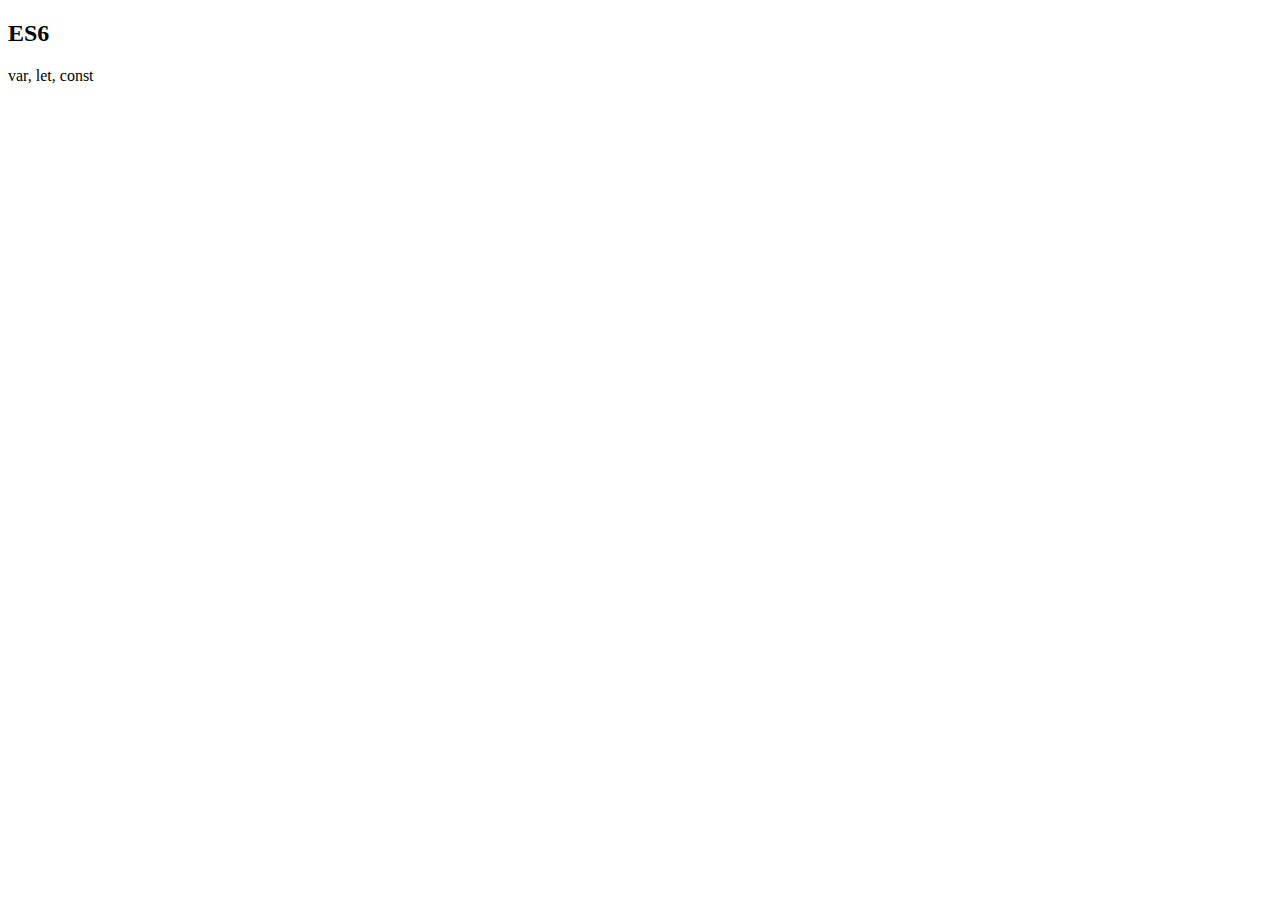
<file: 1.ES6-foundations/index.html>
<!DOCTYPE html>
<html lang="en">
  <head>
    <meta charset="UTF-8" />
    <meta
      name="viewport"
      content="width=device-width, initial-scale=1.0"
    />
    <title>ES6 -var,let,const</title>
  </head>
  <body>
    <h2>ES6</h2>
    <p>var, let, const</p>

    <script src="app.js"></script>
  </body>
</html>
</file>
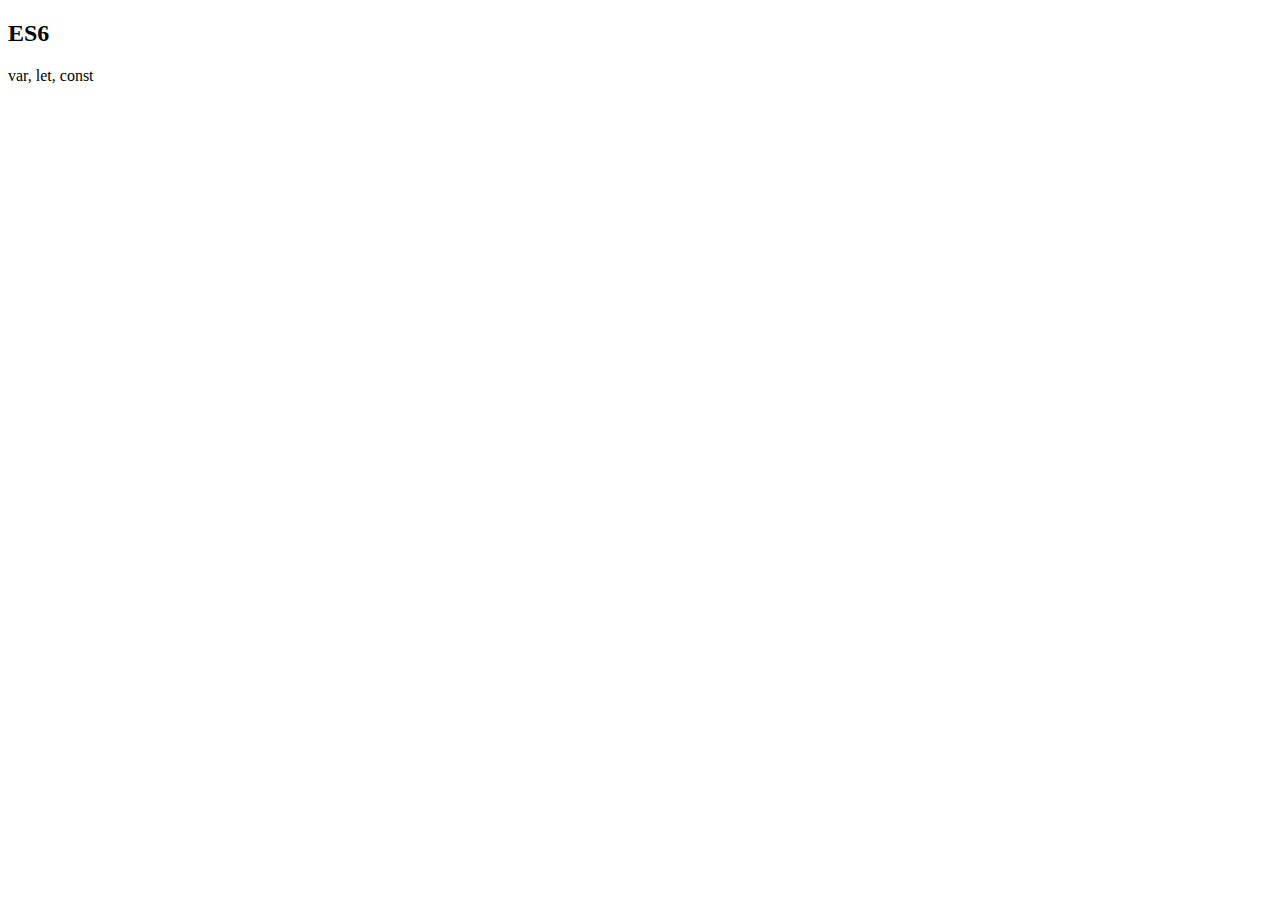
<file: 1.ES6/index.html>
<!DOCTYPE html>
<html lang="en">
  <head>
    <meta charset="UTF-8" />
    <meta
      name="viewport"
      content="width=device-width, initial-scale=1.0"
    />
    <title>ES6 -var,let,const</title>
  </head>
  <body>
    <h2>ES6</h2>
    <p>var, let, const</p>
    <script src="app.js"></script>
  </body>
</html>
</file>
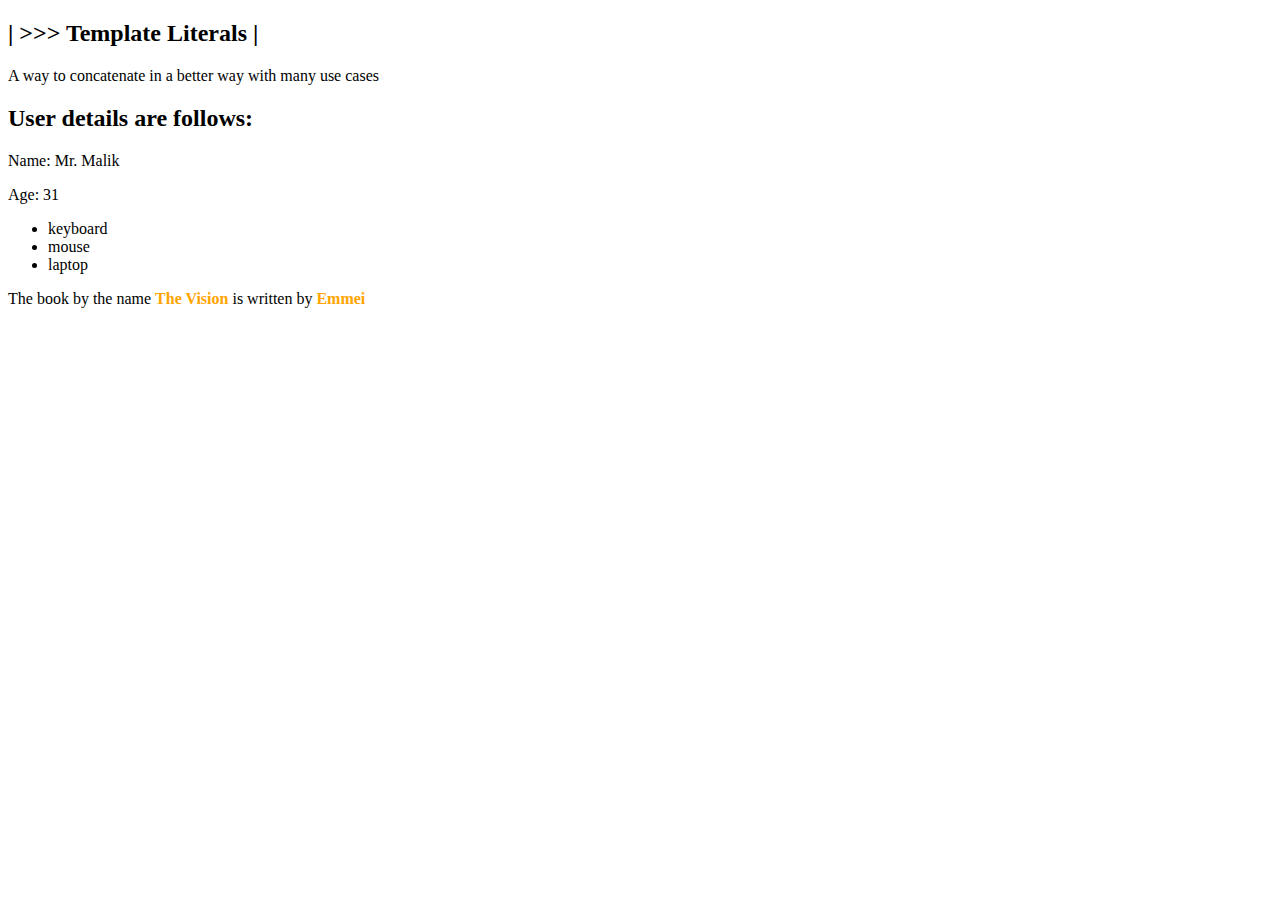
<file: 2.Template-strings/index.html>
<!DOCTYPE html>
<html lang="en">
  <head>
    <meta charset="UTF-8" />
    <meta
      name="viewport"
      content="width=device-width, initial-scale=1.0"
    />
    <title>Template Literals</title>
    <style>
      .author {
        color: orange;
      }
    </style>
  </head>
  <body>
    <h2>| >>> Template Literals |</h2>
    <p>A way to concatenate in a better way with many use cases</p>

    <div class="list-wrapper"></div>

    <div class="book-details"></div>

    <script src="app.js"></script>
  </body>
</html>
</file>
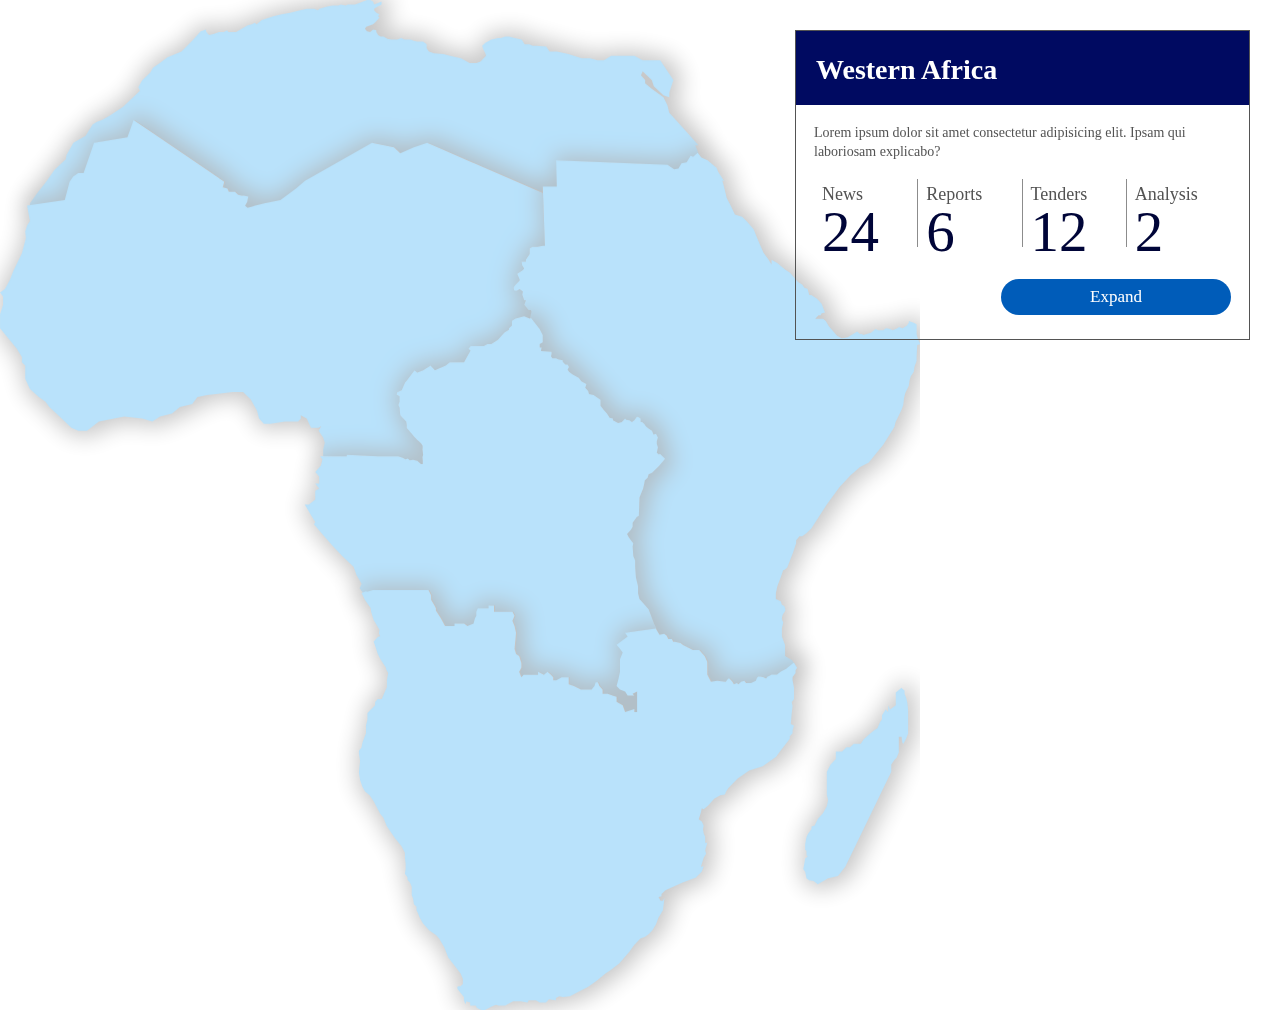
<file: 3.tour-africa/index.html>
<!DOCTYPE html>
<html lang="en">
  <head>
    <meta charset="UTF-8" />
    <meta
      http-equiv="X-UA-Compatible"
      content="IE=edge"
    />
    <meta
      name="viewport"
      content="width=device-width, initial-scale=1.0"
    />
    <title>Document</title>
    <style>
      * {
        margin: 0;
        padding: 0;
      }

      path {
        fill: #1da1f2;
      }
      path:hover {
        cursor: pointer;
        fill: purple;
        stroke: red;
        stroke-width: 3px;
        transition: fill 0.4s;
      }

      .active-region {
        fill: rgb(35, 254, 1);
        stroke: rgb(255, 0, 0);
        stroke-width: 3px;
        transition: fill 0.4s;
      }

      /* --- Region Details Section --- */
      .region-details-wrapper {
        width: 453px;
        position: absolute;
        right: 30px;
        top: 30px;
        border: 1px solid #535353;
        font-family: Cambria, Cochin, Georgia, Times, "Times New Roman", serif;
      }

      .region-details-wrapper .region-name {
        padding: 24px 20px 20px 20px;
        background-color: #000a61;
        font-size: 28px;
        line-height: 30px;
        color: white;
      }

      .region-info {
        padding: 18px 18px 24px 18px;
      }

      .region-text {
        font-size: 14px;
        line-height: 19px;
        margin-bottom: 18px;
        color: #535353;
      }
      .region-data {
        display: grid;
        grid-template-columns: repeat(4, 1fr);
      }

      .region-stats {
        border-right: 1px solid #8c8c8c;
        padding-left: 0.5rem;
      }

      .region-stats:last-child {
        border-right: none;
      }
      .region-stats p {
        font-size: 18px;
        color: #535353;
        line-height: 30px;
      }

      .region-stats h1 {
        font-size: 57px;
        color: #000538;
        line-height: 30px;
        font-weight: 300;
        margin-top: 0.5rem;
      }

      .button {
        width: 214px;
        background-color: #005cb9;
        margin-left: auto;
        border-radius: 89px;
        padding: 0.5rem;
        text-align: center;
        color: white;
        font-size: 17px;
        margin-top: 2rem;
      }
    </style>
  </head>
  <body>
    <svg
      xmlns="http://www.w3.org/2000/svg"
      xmlns:xlink="http://www.w3.org/1999/xlink"
      width="920.436035px"
      height="1010.09772px"
      viewBox="0 0 920.436035 1010.09772"
      version="1.1"
    >
      <title>A2EB9410-896A-4D31-AF36-65473797A08D</title>
      <defs>
        <path
          d="M29.9179688,206.655111 L65.7395833,199.9611 L70.5807292,181.669434 L74.1679688,176.5861 L79.1523438,173.014486 L84.5651042,173.014486 L95.0442708,142.837402 L128.408854,137.274902 L134.626953,120.087402 L225.257813,181.669434 L223.678223,187.230957 L228.401367,188.571777 L229.829102,191.876953 L234.728027,191.876953 L236.018555,191.876953 L239.068359,194.804688 L247.648926,196.356445 L247.648926,199.9611 L246.60498,203.190918 L245.112793,205.614258 L246.60498,208.162598 L265.367676,203.190918 L281.410645,199.9611 L296.92334,188.571777 L305.987305,180.76416 L372.968262,142.837402 L394.919922,147.335449 L401.232422,153.290527 L414.800781,147.335449 L428.126953,142.837402 L542.164063,191.876953 L542.164063,187.230957 L556.865234,187.230957 L556.865234,160.384277 L647.779297,164.125 L669.268045,165.645188 L673.361702,169.697373 L679.415425,169.697373 L681.395135,164.125 L687.726061,162.631968 L689.989523,157.238513 L692.940535,157.238513 L698.490054,153.290527 L695.228006,145.319871 L698.490054,145.319871 L683.778645,128.672406 L669.268045,112.657924 L667.410566,105.374249 L663.441323,97.3550032 L651.694023,88.7104136 L645.10663,83.2023661 L645.10663,79.9370445 L640.910156,75.3053518 L642.662004,71.1516706 L651.694023,79.9370445 L653.831979,86.282158 L663.441323,95.2279605 L669.268045,97.3550032 L669.268045,92.44829 L673.361702,79.9370445 L660.15854,60.1846865 L642.662004,60.1846865 L634.366647,55.6479413 L623.783818,55.6479413 L611.083769,55.6479413 L603.929964,60.1846865 L597.399321,60.1846865 L590.09491,58.2115243 L581.755899,58.2115243 L568.355203,53.9901794 L556.865234,51.4342359 L549.5043,51.4342359 L546.202964,46.5002389 L536.231934,45.7041016 L532.711426,45.7041016 L529.312988,44.269043 L524.591797,44.269043 L522.385254,40.7504883 L521.591309,39.5053711 L514.630371,37.9204102 L508.910156,36.5410156 L505.021484,36.5410156 L500.710938,37.9204102 L497.980957,37.9204102 L491.358398,39.5053711 L485.304199,42.7324219 L482.131836,45.7041016 L483.251953,49.1889648 L485.304199,53.2421875 L485.993652,55.6479413 L480.422363,61.4672852 L476.283691,63.0664063 L469.611816,63.0664063 L460.977051,58.2115243 L450.059082,55.6479413 L443.359863,53.9901794 L433.938965,53.2421875 L428.905762,51.4342359 L426.582031,48.1606445 L426.582031,44.269043 C424.226888,42.4845378 423.049316,41.5922852 423.049316,41.5922852 C423.049316,41.5922852 421.066732,41.5922852 417.101563,41.5922852 L413.577637,40.7504883 L410.587402,39.5053711 L404.299805,39.5053711 L401.232422,37.9204102 L397.176758,39.5053711 L391.180664,39.5053711 L387.282227,38.6870117 L383.605469,36.5410156 L380.61084,36.5410156 L378.039063,35.0654297 L376.302734,31.9702148 L376.302734,30.2910156 L372.968262,29.4243164 L370.163086,31.9702148 L366.990723,31.1552734 L364.950195,28.7836914 L366.14209,26.7758789 L372.968262,24.2216797 L375.503906,22.0966797 L379.456055,17.581543 L378.039062,16.2412109 L379.456055,14.3598633 L376.302734,12.8154297 L374.110352,10.1875 L374.110352,8.76855469 L376.302734,7.30371094 L381.518555,4.5625 L381.518555,1.43554688 L374.110352,4.5625 L372.968262,1.43554688 L370.163086,0 L366.990723,0 L355.007324,4.5625 L347.931152,4.5625 L345.438477,5.44580078 L340.789551,4.5625 L338.387207,5.44580078 L335.41748,5.44580078 L332.464844,5.44580078 L327.062012,6.45605469 L319.345215,8.76855469 L317.80957,10.1875 L314.34375,8.76855469 L306.672363,8.76855469 L299.971191,10.1875 L290.022949,12.8154297 L281.410645,14.3598633 L273.216309,16.2412109 L261.758301,19.9790039 L256.589844,24.2216797 L254.724121,22.7734375 L251.708496,24.2216797 L247.648926,25.2124023 L236.018555,31.9702148 L232.223145,31.9702148 L228.401367,31.9702148 L227.042969,30.2910156 L223.678223,31.9702148 L221.615234,31.9702148 L219.020996,31.9702148 L214.128906,33.7348633 L209.106445,35.0654297 L207.726074,33.7348633 L205.986328,31.1552734 L205.986328,29.4243164 L200.629883,31.1552734 L192.123047,40.7504883 L181.405273,51.4342359 L167.379883,57.2080078 L159.758789,63.0664062 L152.886719,67.7387695 L150.231445,72.5126953 L141.946289,80.5898437 L138.29541,87.2763672 L139.888184,90.8530273 L123.052734,106.682617 L109.428711,115.70459 L101.838379,120.087402 L96.8774414,121.873535 L92.5058594,124.584473 L85.5581055,135.834961 L73.3354492,142.837402 L66.465332,155.032715 L65.7395833,159.30127 L54.5048828,169.697373 L46.0976562,181.669434 L36.8349609,193.583984 L29.9179688,203.190918 L29.9179688,206.655111 Z"
          id="path-1"
        ></path>
        <filter
          x="-7.2%"
          y="-26.5%"
          width="117.3%"
          height="151.8%"
          filterUnits="objectBoundingBox"
          id="filter-2"
        >
          <feMorphology
            radius="5.5"
            operator="dilate"
            in="SourceAlpha"
            result="shadowSpreadOuter1"
          ></feMorphology>
          <feOffset
            dx="3"
            dy="0"
            in="shadowSpreadOuter1"
            result="shadowOffsetOuter1"
          ></feOffset>
          <feGaussianBlur
            stdDeviation="11"
            in="shadowOffsetOuter1"
            result="shadowBlurOuter1"
          ></feGaussianBlur>
          <feColorMatrix
            values="0 0 0 0 0   0 0 0 0 0   0 0 0 0 0  0 0 0 0.699669471 0"
            type="matrix"
            in="shadowBlurOuter1"
          ></feColorMatrix>
        </filter>
        <path
          d="M27.0509049,205.614258 L64.7395833,199.9611 L69.5807292,181.669434 L73.1679687,176.5861 L78.1523437,173.014486 L83.5651042,173.014486 L94.0442708,142.837402 L127.408854,137.274902 L133.626953,120.087402 L224.257812,181.669434 L222.678223,187.230957 L227.401367,188.571777 L228.829102,191.876953 L235.018555,191.876953 L238.068359,194.804688 L241.377,195.403402 L243.697266,195.436035 L248.260254,196.508789 L247.213379,201.715332 L245.058105,205.816895 L247.555,207.645402 L253.98,205.942402 L254.306152,205.816895 L255.291,205.595402 L264.367676,203.190918 L280.410645,199.9611 L295.92334,188.571777 L304.987305,180.76416 L371.968262,142.837402 L393.919922,147.335449 L400.232422,153.290527 L413.800781,147.335449 L427.126953,142.837402 L431.232,144.621402 L431.256348,144.60498 L542.762207,193.083984 L544.941406,246.630371 L542.762207,245.647461 L537.435059,246.630371 L532.492188,246.630371 L529.644531,248.199707 L529.644531,254.028809 L525.895508,259.378906 L525.895508,261.570313 L521.48291,261.570313 L522.226074,265.391113 L524.203125,268.500977 L522.226074,270.489746 L517.044922,273.727051 L519.567871,279.208008 L519.567871,280.484538 L515.411133,284.658203 L513.42334,287.414063 L514.369629,290.854492 L517.044922,290.854492 L519.567871,289.074382 L522.916016,291.499023 L522.226074,294.474121 L524.203125,300.316895 L525.895508,300.316895 L524.203125,304.819173 L525.895508,306.862793 L528.515625,309.991699 L530.826172,309.991699 L531.798828,312.629395 L529.644531,318.458496 L524.203125,316.145996 L515.411133,318.458496 L511.910156,320.662598 L511.910156,325.381673 L508.910156,328.226725 L508.910156,329.867676 L506.376953,331.14209 L504.391602,332.45166 L502.131836,334.953613 L497.916016,339.774902 L493.651367,342.463505 L491.208984,344.02002 L487.34375,344.02002 L483.777344,346.089355 L470.567383,346.089355 L468.410156,348.799642 L470.567383,350.593262 L468.410156,354.315918 L464.0625,362.300944 L449.716797,362.300944 L445.725586,365.49235 L434.911133,370.222168 L430.589844,365.49235 L423.133057,370.222168 L417.309326,372.497559 L414.454102,370.222168 L407.115723,379.952881 L404.990479,382.60498 L401.614746,390.253906 L397.26416,391.990723 L396.410889,394.437988 L399.454346,396.29126 L399.454346,401.770996 L398.24707,405.127197 L399.454346,407.588623 L400.257568,415.310059 L402.750977,418.12793 L406.168213,421.621257 L406.736816,425.198486 L406.736816,428.071289 C410.892253,432.70166 412.969971,435.135824 412.969971,435.373779 C412.969971,435.730713 418.965332,441.669678 419.825439,442.193115 C420.685547,442.716553 422.045166,444.815674 422.474121,445.527588 C422.903076,446.239502 422.474121,449.565918 422.474121,449.565918 C422.474121,449.565918 422.608514,450.60003 422.755912,451.734216 L422.819525,452.223701 C422.957545,453.285724 423.091828,454.318985 423.125182,454.575641 L423.133057,454.63623 C423.133057,454.63623 422.913411,455.404215 422.474121,456.940186 L422.78833,460.756592 L422.78833,463.970947 L420.928711,463.970947 L417.309326,460.756592 L412.969971,459.720459 L409.781494,460.150879 L407.869629,458.399902 L405.371094,459.263672 L402.750977,457.699707 L398.24707,456.35791 L377.530273,456.35791 L346.789063,454.63623 L346.789063,456.35791 L323.133789,456.35791 L323.133789,449.565918 L324.779297,442.747559 L323.133789,437.489746 L318.582031,430.802246 L321.246094,426.028809 L318.582031,427.73584 L310.990234,427.73584 L306.689453,418.57959 L300.775391,415.310059 L300.775391,418.57959 L298.055664,421.621257 L285.058594,421.621257 L270.40332,423.747559 L263.807617,423.747559 L259.066406,418.57959 L257.023438,410.772949 L253.286133,404.058105 L250.793945,399.424316 L243.055664,391.990723 L232.416992,391.990723 L218.079102,393.688965 L207.087891,395.102051 L197.388672,396.993652 L192.182617,404.058105 L179.829102,406.92985 L171.907227,413.600423 L159.892578,416.619954 L152.286458,421.621257 L142.298177,418.57959 L124.117188,416.619954 L98.8528646,421.621257 L86.9166667,430.802246 L78.28125,430.802246 L71.3255208,427.73584 L56.3854167,413.600423 L49.3111979,406.92985 L45.5013021,401.770996 L38.8372396,396.993652 L29.9179687,389.004069 L25.2026559,378.820475 L25.2026559,365.49235 L21.8650258,362.300944 L21.8650258,357.087402 L16.8372396,348.799642 L6.82682292,336.501465 L0,328.226725 L0,314.199382 L3.01432292,304.819173 L3.01432292,296.489746 L0,292.409017 L4.80989583,289.074382 L9.52473958,280.484538 L13.4765625,270.489746 L21.8650258,253.186458 L25.8622696,237.908996 L25.2026559,231.482658 L27.0509049,225.428234 L29.9179688,220.956062 L27.0509049,205.614258 Z"
          id="path-3"
        ></path>
        <filter
          x="-9.6%"
          y="-16.6%"
          width="119.7%"
          height="131.4%"
          filterUnits="objectBoundingBox"
          id="filter-4"
        >
          <feMorphology
            radius="5.5"
            operator="dilate"
            in="SourceAlpha"
            result="shadowSpreadOuter1"
          ></feMorphology>
          <feOffset
            dx="3"
            dy="0"
            in="shadowSpreadOuter1"
            result="shadowOffsetOuter1"
          ></feOffset>
          <feGaussianBlur
            stdDeviation="11"
            in="shadowOffsetOuter1"
            result="shadowBlurOuter1"
          ></feGaussianBlur>
          <feColorMatrix
            values="0 0 0 0 0   0 0 0 0 0   0 0 0 0 0  0 0 0 0.699669471 0"
            type="matrix"
            in="shadowBlurOuter1"
          ></feColorMatrix>
        </filter>
        <path
          d="M697.745065,152.782864 L701.38778,157.58321 L707.608894,160.253665 L714.13686,165.80601 L716.59336,167.682432 L718.152001,171.640406 L724.315528,181.247824 L722.275171,180.19696 L723.651382,185.311304 L726.747227,198.046934 L730.5585,205.333624 L734.908236,214.571559 L742.118423,216.754833 L747.170136,221.702721 L753.694824,229.24707 L756.858887,237.195801 L761.029297,246.95752 L763.545898,252.740234 L768.033691,258.741699 L771.554199,264.388672 L771.554199,259.681641 L777.33252,263.045898 L785.089355,269.447754 L789.771973,272.463867 L798.047852,281.985352 L802.165527,284.525879 L804.452148,287.663574 L807.531738,288.683105 L809.310059,294.895996 L811.296387,294.895996 L817.117676,298.640625 L821.630859,303.648438 L825.009766,312.527832 L821.630859,313.272461 L820.520996,315.373535 L818.417969,315.373535 L815.279297,318.873535 L823.027832,318.873535 L825.835938,321.035645 L828.878418,326.353027 L837.108398,335.714355 L841.731445,338.226074 L847.647949,337.367676 L857.235352,331.478516 L859.988281,333.954102 L861.998535,333.954102 L863.210449,335.048828 L870.984375,332.699219 L875.546875,328.953125 L878.403809,330.232422 L883.406738,330.232422 C884.588053,328.839193 885.61263,328.142578 886.480469,328.142578 C887.348307,328.142578 888.549967,328.41276 890.085449,328.953125 L892.771484,330.232422 L897.26123,328.142578 L899.114746,327.098145 L902.591309,328.142578 L906.932617,325.590332 L908.82666,322.748047 L908.82666,321.035645 L913.744629,322.748047 L916.61084,324.157227 L916.61084,333.954102 L918.101074,339.421387 L920.436035,344.111816 L917.264648,345.069824 L916.61084,356.186523 L916.61084,361.045898 L914.575195,366.405762 L913.744629,371.727051 L910.837891,376.288086 L909.63623,380.02002 L908.82666,385.834961 L905.204102,393.223145 L904.063965,397.973633 L903.23584,404.963867 L901.567383,409.871094 L895.618164,421.879883 L894.36377,427.035156 L883.406738,444.626465 L872.379883,457.912109 L868.805664,462.547852 L859.988281,466.957031 L850.81543,475.084961 L839.527832,486.981934 L826.582031,504.787598 L811.296387,528.490234 L806.309082,533.176758 L802.165527,536.262207 L799.299316,536.262207 L798.047852,538.087402 L796.151367,540.184082 L796.151367,543.194336 L794.532715,547.981934 L793.135742,552.26416 L787.264648,567.552246 L784.233887,569.892578 L783.258789,569.892578 L780.75,577.132813 L777.33252,586.213867 L775.861816,593.275391 L775.861816,599.023926 L780.75,601.151855 L781.913574,604.733398 L784.233887,606.115723 C785.730863,608.838442 785.779152,610.901143 784.378755,612.303826 L784.233887,612.441895 C782.687012,613.845866 781.913574,616.121582 781.913574,619.269043 L783.258789,622.543945 L781.913574,628.185059 L781.913574,636.489746 L785.089355,644.939453 L785.089355,655.978516 L792.165527,660.136719 L794.532715,663.694824 L787.264648,668.807129 L781.913574,671.384766 L778.042969,674.471191 L772.744141,674.471191 L770.553711,675.78125 L768.675293,676.436523 L767.083496,678.523926 L764.72168,677.135742 L761.72168,676.436523 L759.376953,676.436523 L758.006348,677.851074 L756.858887,680.657227 L752.038086,683.124023 L747.170136,683.124023 L745.312988,680.657227 L742.118423,681.857422 L739.489746,684.177246 L737.910156,683.124023 L734.908236,684.177246 L733.430176,681.857422 L730.5585,678.523926 L729.239746,678.523926 L726.747227,681.857422 L718.152001,680.657227 L711.910156,681.857422 L708.25293,674.471191 L708.25293,661.70459 L705.652344,655.978516 L700.254883,650.095703 L693.972168,650.095703 L684.099121,644.939453 L681.526452,643.115234 L675.916016,641.702148 L674.171666,641.702148 L672.917969,639.107422 L669.314941,639.107422 L667.577705,635.535156 L665.170898,633.691895 L659.972168,634.807617 L655.052734,626.11084 L648.637207,609.255859 L643.14502,602.989258 L639.491211,599.023926 L638.072266,593.275391 L638.072266,586.213867 L635.908203,577.132813 L635.166016,566.298828 L635.166016,560.419434 L633.317871,556.092773 L632.660645,546.27832 L633.317871,543.194336 L630.931152,540.184082 L628.776667,537.264648 L627.04834,533.887695 L630.931152,529.865234 L632.660645,526.842773 L632.660645,522.648438 L636.758301,516.976563 L638.86377,515.634277 L639.491211,497.630371 L643.14502,488.578613 L644.218262,483.653809 L644.865723,480.208496 L647.620117,477.708496 L648.637207,474.267578 L652.070801,472.761719 L658.984863,465.941895 L665.170898,458.858887 L659.972168,453.695801 L658.984863,454.577148 L656.817871,452.774414 L657.939941,447.321289 L656.817871,443.775879 L656.817871,441.253418 L657.939941,437.489746 L656.057129,433.692383 L653.510742,434.50293 L652.070801,430.822919 L648.637207,428.489258 L645.885742,426.192871 L644.218262,423.810547 L642.165039,421.879883 L640.702148,421.879883 L640.702148,418.480055 L638.072266,416.840332 L636.758301,416.840332 L634.304688,420.353516 L631.914551,421.879883 L629.49707,420.353516 L626.335449,419.654297 L625.068359,418.480055 L621.861816,421.879883 L618.133301,423.104004 L612.948242,420.353516 L612.948242,418.480055 L609.65625,417.83252 L606.991211,413.503906 L603.645996,409.871094 L600.574707,405.686523 L600.574707,399.818359 L595.041992,396.07666 L593.665527,395.118164 L589.043457,393.989258 L588.20166,390.889648 L585.282227,387.67334 L586.444336,384.100586 L581.366699,381.204102 L578.758301,377.720215 L572.781738,374.609863 L569.022949,371.727051 L567.612305,369.396973 L569.022949,367.109863 L567.612305,364.616699 L565.456543,364.616699 L562.785645,361.680664 L562.785645,360.328613 L558.04248,359.306641 L556.130647,358.34082 L552.428223,358.34082 L550.966797,356.186523 L551.600098,354.114746 L551.600098,351.638672 L540.960449,350.889648 L541.592773,347.587402 L539.705566,347.587402 L539.705566,344.111816 L542.762207,342.324219 L542.762207,335.048828 L539.705566,328.953125 L531.14034,318.053864 L529.644531,318.458496 L530.29834,316.688864 L531.268066,312.527832 L531.472921,311.743841 L530.826172,309.991699 L528.515625,309.991699 L525.895508,306.862793 L524.203125,304.819173 L525.895508,300.316895 L524.203125,300.316895 L522.226074,294.474121 L522.916016,291.499023 L519.567871,289.074382 L517.044922,290.854492 L514.369629,290.854492 L513.42334,287.414063 L515.411133,284.658203 L519.567871,280.484538 L519.567871,279.208008 L517.044922,273.727051 L522.226074,270.489746 L524.203125,268.500977 L522.226074,265.391113 L521.48291,261.570313 L525.895508,261.570313 L525.895508,259.378906 L529.644531,254.028809 L529.644531,248.199707 L532.492188,246.630371 L537.435059,246.630371 L542.762207,245.647461 L544.941406,245.647461 L542.762207,186.404623 L556.805722,186.404623 L556.130647,160.253665 L667.577705,164.779526 L674.171666,169.252002 L678.477686,168.610976 L681.526452,163.198186 L686.670641,162.127145 L689.976239,156.628185 L690.636601,155.757649 L693.083853,156.628185 L697.745065,152.782864 Z M901.583984,687.712402 L895.788086,692.513184 L895.788086,705.32373 L890.019531,709.405762 L888.248047,705.32373 L888.248047,711.901855 L885.609375,709.405762 L881.983398,715.362793 L881.983398,719.563965 L880.070312,722.04541 L877.364258,728.151855 L874.171875,730.191895 L867.855469,735.527832 L863.697266,739.294434 L860.755859,743.821777 L853.735352,743.821777 L849.97168,747.168457 L846.364258,747.168457 L842.118164,751.489746 L835.825195,751.489746 L835.825195,759.097168 L830.592773,764.468262 L826.817383,771.654785 L826.817383,794.489746 L828.105469,800.012483 L826.817383,806.308105 L823.055664,813.063965 L817.748535,818.976074 L814.664062,825.530762 L811.514648,826.48584 L811.514648,828.989746 L807.883301,833.89502 L806.510742,836.895508 C806.510742,836.895508 806.073242,839.335449 805.198242,844.215332 L805.198242,849.818359 L806.510742,850.881836 L806.510742,855.280762 L807.883301,856.201172 L805.198242,858.561035 L804.333496,863.489746 L803.256348,869.041016 L805.198242,871.825684 L806.510742,878.181152 L809.170898,880.160156 L813.705566,880.924805 L817.748535,884.36377 L828.105469,878.181152 L837.956055,875.908691 L845.399414,866.478516 L891.281738,771.654785 L891.281738,764.468262 L894.315918,759.937988 L896.728516,757.546875 L898.838867,752.321289 L898.838867,736.869629 L901.583984,736.869629 L902.404785,742.821777 L903.402344,743.821777 L906.261719,738.198242 L908.129395,733.465332 L908.129395,710.45752 L907.438477,703.216797 L906.261719,697.885254 L904.559082,693.794434 L904.559082,690.486816 L902.404785,688.776855 L901.583984,687.712402 Z"
          id="path-5"
        ></path>
        <filter
          x="-12.0%"
          y="-7.6%"
          width="126.5%"
          height="114.9%"
          filterUnits="objectBoundingBox"
          id="filter-6"
        >
          <feMorphology
            radius="5.5"
            operator="dilate"
            in="SourceAlpha"
            result="shadowSpreadOuter1"
          ></feMorphology>
          <feOffset
            dx="3"
            dy="0"
            in="shadowSpreadOuter1"
            result="shadowOffsetOuter1"
          ></feOffset>
          <feGaussianBlur
            stdDeviation="11"
            in="shadowOffsetOuter1"
            result="shadowBlurOuter1"
          ></feGaussianBlur>
          <feColorMatrix
            values="0 0 0 0 0   0 0 0 0 0   0 0 0 0 0  0 0 0 0.699669471 0"
            type="matrix"
            in="shadowBlurOuter1"
          ></feColorMatrix>
        </filter>
        <path
          d="M524.203125,316.145996 L529.644531,318.458496 L531.14034,318.053864 L539.705566,328.953125 L542.762207,335.048828 L542.762207,342.324219 L539.705566,344.111816 L539.705566,347.587402 L541.592773,347.587402 L540.960449,350.889648 L551.600098,351.638672 L551.600098,354.114746 L550.966797,356.186523 L552.428223,358.34082 L556.130647,358.34082 L558.04248,359.306641 L562.785645,360.328613 L562.785645,361.680664 L565.456543,364.616699 L567.612305,364.616699 L569.022949,367.109863 L567.612305,369.396973 L569.022949,371.727051 L572.781738,374.609863 L578.758301,377.720215 L581.366699,381.204102 L586.444336,384.100586 L585.282227,387.67334 L588.20166,390.889648 L589.043457,393.989258 L593.665527,395.118164 L595.041992,396.07666 L600.574707,399.818359 L600.574707,405.686523 L603.645996,409.871094 L606.991211,413.503906 L609.65625,417.83252 L612.948242,418.480055 L612.948242,420.353516 L618.133301,423.104004 L621.861816,421.879883 L625.068359,418.480055 L626.335449,419.654297 L629.49707,420.353516 L631.914551,421.879883 L634.304687,420.353516 L636.758301,416.840332 L638.072266,416.840332 L640.702148,418.480055 L640.702148,421.879883 L642.165039,421.879883 L644.218262,423.810547 L645.885742,426.192871 L648.637207,428.489258 L652.070801,430.822919 L653.510742,434.50293 L656.057129,433.692383 L657.939941,437.489746 L656.817871,441.253418 L656.817871,443.775879 L657.939941,447.321289 L656.817871,452.774414 L658.984863,454.577148 L659.972168,453.695801 L665.170898,458.858887 L658.984863,465.941895 L652.070801,472.761719 L648.637207,474.267578 L647.620117,477.708496 L644.865723,480.208496 L644.218262,483.653809 L643.14502,488.578613 L639.491211,497.630371 L638.86377,515.634277 L636.758301,516.976563 L632.660645,522.648438 L632.660645,526.842773 L630.931152,529.865234 L627.04834,533.887695 L628.776667,537.264648 L630.931152,540.184082 L633.317871,543.194336 L632.660645,546.27832 L633.317871,556.092773 L635.166016,560.419434 L635.166016,566.298828 L635.908203,577.132813 L638.072266,586.213867 L638.072266,593.275391 L639.491211,599.023926 L643.14502,602.989258 L648.637207,609.255859 L654.117938,623.655996 L656.644531,628.584473 L626.095703,632.648926 L628.664062,636.489746 L617.583008,644.846191 L620.984375,648.864746 L623.705078,652.405762 L620.984375,659.262207 L620.984375,671.807129 L619.444336,678.934082 L617.583008,686.108887 L620.984375,689.491699 L626.095703,691.574707 L628.664062,695.396973 L635.341797,695.396973 L633.600586,693.790527 L638.12207,691.574707 L638.12207,711.901855 L635.341797,711.901855 L635.341797,709.001465 L626.095703,711.901855 L623.705078,705.188965 L617.583008,701.710449 L617.583008,696.777832 L613.548828,695.396973 L608.699219,693.790527 L603.576172,693.790527 L603.576172,689.491699 L600.407715,686.108887 L599.013672,682.337402 L596.728516,682.337402 L595.464844,686.108887 L592.647461,689.491699 L581.980469,689.491699 L574.904297,686.108887 L569.714844,684.177246 L569.714844,677.143066 L562.736328,677.143066 L557.344727,680.349121 L554.237305,680.349121 L554.237305,677.143066 L551.955078,674.66748 L548.616211,671.807129 L544.941406,674.66748 L539.072266,671.807129 L539.072266,674.66748 L524.603516,674.66748 L522.375,677.143066 L520.113281,671.807129 L522.375,667.42334 L522.375,662.943848 L520.113281,655.92334 L517.041016,654.088379 L515.53125,648.864746 L517.041016,632.648926 L515.53125,626.11084 L513.42334,620.82959 L515.53125,615.846191 L513.42334,611.786621 L495.03418,611.786621 L495.03418,605.509277 L489.597656,605.509277 L489.597656,608.303223 L478.855469,608.303223 L477.314453,611.786621 L477.314453,615.846191 L475.96582,618.227051 L474.547852,623.489746 L468.410156,626.11084 L465.198242,623.489746 L455.530273,623.489746 L455.530273,626.11084 L446.03125,626.11084 L441.845703,618.227051 L436.899414,610.489746 L436.899414,608.303223 L435.510742,605.509277 L432.105469,599.79834 L432.105469,595.32666 L429.43457,589.927246 L373.803711,589.927246 L363.542969,593.42627 L359.612305,588.312988 L361.638236,583.676769 L356.502766,574.883008 L353.622051,566.649902 L342.236729,555.901696 L331.465455,544.557527 L323.133789,534.967779 L313.957364,524.363283 L315.264141,521.891933 L310.937654,515.037781 L304.780938,504.524255 L308.947145,504.524255 L315.264141,499.558812 L315.264141,490.691408 L319.198965,488.4973 L315.264141,483.509115 L319.198965,483.509115 L319.198965,476.430787 L315.264141,472.082352 L320.912941,465.427756 L322.438938,459.193996 L320.133789,456.35791 L346.789062,456.35791 L346.789062,454.63623 L377.530273,456.35791 L398.24707,456.35791 L402.750977,457.699707 L405.371094,459.263672 L407.869629,458.399902 L409.781494,460.150879 L412.969971,459.720459 L417.309326,460.756592 L420.928711,463.970947 L422.78833,463.970947 L422.78833,460.756592 L422.474121,456.940186 L423.133057,454.63623 L422.474121,449.565918 L422.549157,448.889849 C422.649205,447.878538 422.780518,446.036098 422.474121,445.527588 C422.068997,444.855225 420.833743,442.945507 419.973171,442.294436 L419.760613,442.150317 L419.592664,442.023011 C418.203656,440.913626 412.969971,435.70727 412.969971,435.373779 C412.969971,435.187553 411.697417,433.656202 409.152311,430.779725 L406.736816,428.071289 L406.736816,425.198486 L406.168213,421.621257 L402.750977,418.12793 L400.257568,415.310059 L399.454346,407.588623 L398.24707,405.127197 L399.454346,401.770996 L399.454346,396.29126 L396.410889,394.437988 L397.26416,391.990723 L401.614746,390.253906 L404.990479,382.60498 L407.115723,379.952881 L414.454102,370.222168 L417.309326,372.497559 L423.133057,370.222168 L430.589844,365.49235 L434.911133,370.222168 L445.725586,365.49235 L449.716797,362.300944 L464.0625,362.300944 L468.410156,354.315918 L470.567383,350.593262 L468.410156,348.799642 L470.567383,346.089355 L483.777344,346.089355 L487.34375,344.02002 L491.208984,344.02002 L493.651367,342.463505 L497.916016,339.774902 L502.131836,334.953613 L504.391602,332.45166 L506.376953,331.14209 L508.910156,329.867676 L508.910156,328.226725 L511.910156,325.381673 L511.910156,320.662598 L515.411133,318.458496 L524.203125,316.145996 Z"
          id="path-7"
        ></path>
        <filter
          x="-15.6%"
          y="-13.0%"
          width="131.7%"
          height="126.6%"
          filterUnits="objectBoundingBox"
          id="filter-8"
        >
          <feMorphology
            radius="5.5"
            operator="dilate"
            in="SourceAlpha"
            result="shadowSpreadOuter1"
          ></feMorphology>
          <feOffset
            dx="3"
            dy="0"
            in="shadowSpreadOuter1"
            result="shadowOffsetOuter1"
          ></feOffset>
          <feGaussianBlur
            stdDeviation="11"
            in="shadowOffsetOuter1"
            result="shadowBlurOuter1"
          ></feGaussianBlur>
          <feColorMatrix
            values="0 0 0 0 0   0 0 0 0 0   0 0 0 0 0  0 0 0 0.699669471 0"
            type="matrix"
            in="shadowBlurOuter1"
          ></feColorMatrix>
        </filter>
        <path
          d="M428.43457,589.927246 L431.105469,595.32666 L431.105469,599.79834 L434.510742,605.509277 L435.899414,608.303223 L435.899414,610.489746 L440.845703,618.227051 L445.03125,626.11084 L454.530273,626.11084 L454.530273,623.489746 L464.198242,623.489746 L467.410156,626.11084 L473.547852,623.489746 L474.96582,618.227051 L476.314453,615.846191 L476.314453,611.786621 L477.855469,608.303223 L488.597656,608.303223 L488.597656,605.509277 L494.03418,605.509277 L494.03418,611.786621 L512.42334,611.786621 L514.53125,615.846191 L512.42334,620.82959 L514.53125,626.11084 L516.041016,632.648926 L514.53125,648.864746 L516.041016,654.088379 L519.113281,655.92334 L521.375,662.943848 L521.375,667.42334 L519.113281,671.807129 L521.375,677.143066 L523.603516,674.66748 L538.072266,674.66748 L538.072266,671.807129 L543.941406,674.66748 L547.616211,671.807129 L550.955078,674.66748 L553.237305,677.143066 L553.237305,680.349121 L556.344727,680.349121 L561.736328,677.143066 L568.714844,677.143066 L568.714844,684.177246 L573.904297,686.108887 L580.980469,689.491699 L591.647461,689.491699 L594.464844,686.108887 L595.728516,682.337402 L598.013672,682.337402 L599.407715,686.108887 L602.576172,689.491699 L602.576172,693.790527 L607.699219,693.790527 L612.548828,695.396973 L616.583008,696.777832 L616.583008,701.710449 L622.705078,705.188965 L625.095703,711.901855 L634.341797,709.001465 L634.341797,711.901855 L637.12207,711.901855 L637.12207,691.574707 L632.600586,693.790527 L634.341797,695.396973 L627.664062,695.396973 L625.095703,691.574707 L619.984375,689.491699 L616.583008,686.108887 L618.444336,678.934082 L619.984375,671.807129 L619.984375,659.262207 L622.705078,652.405762 L619.984375,648.864746 L616.583008,644.846191 L627.664062,636.489746 L625.095703,632.648926 L655.458156,628.609246 L655.644531,628.185059 L659.535156,634.686246 L664.170898,633.691895 L666.577705,635.535156 L668.314941,639.107422 L671.917969,639.107422 L673.171666,641.702148 L674.916016,641.702148 L680.526452,643.115234 L683.099121,644.939453 L692.972168,650.095703 L699.254883,650.095703 L704.652344,655.978516 L707.25293,661.70459 L707.25293,674.471191 L710.910156,681.857422 L717.152001,680.657227 L725.747227,681.857422 L728.239746,678.523926 L729.5585,678.523926 L732.430176,681.857422 L733.908236,684.177246 L736.910156,683.124023 L738.489746,684.177246 L741.118423,681.857422 L744.312988,680.657227 L746.170136,683.124023 L751.038086,683.124023 L755.858887,680.657227 L757.006348,677.851074 L758.376953,676.436523 L760.72168,676.436523 L763.72168,677.135742 L766.083496,678.523926 L767.675293,676.436523 L769.553711,675.78125 L771.744141,674.471191 L777.042969,674.471191 L780.913574,671.384766 L786.264648,668.807129 L787.69549,667.571262 C792.13233,663.763383 794.244181,662.202498 794.031046,662.888609 L794.0457,662.872624 L797.084514,667.745576 L795.565107,670.163699 L795.565107,672.992035 L792.560764,676.988014 L792.560764,680.093628 L794.0457,688.079138 L794.0457,699.052704 L791.748771,701.953956 L792.560764,706.160249 L791.748771,712.896272 L790.808803,723.889183 L793.946659,725.419421 L792.560764,730.870738 L792.560764,733.333007 L789.785999,736.207473 L789.785999,738.715377 L779.731568,751.68594 L776.098679,756.87982 L765.863695,763.885681 L762.598361,766.233864 L749.171454,770.577557 L737.946403,778.18212 L728.340875,788.060059 L726.105785,791.509325 L724.845115,794.489746 L720.223918,795.197273 L714.103959,798.737405 L708.201259,805.419361 L703.678501,809.237763 L701.789141,808.209006 L700.86703,812.522442 L698.682039,819.327412 L701.789141,821.536212 L703.678501,825.519791 L703.004899,828.989746 L703.678501,833.257288 L705.18989,836.723016 L705.18989,842.655974 L707.2851,842.655974 L705.18989,850.243176 L706.072319,853.875568 L703.678501,857.789704 L700.86703,866.851588 L703.678501,866.195843 L701.789141,871.440318 L695.998542,877.449663 L682.596933,882.589973 L665.414123,890.239178 L661.490068,894.135456 L661.490068,896.326895 L658.538222,897.041171 L660.525299,900.883879 L662.946398,900.883879 L664.459275,897.827867 L662.946398,910.163023 L658.538222,917.514612 L655.897383,924.540314 L652.377588,930.290734 L648.889539,934.107648 L645.01955,936.850668 L640.417428,938.525745 L634.140229,944.95572 L629.528683,951.551367 L619.135962,963.392481 L610.356316,970.178602 L605.757666,973.173603 L595.972576,981.178954 L587.756415,986.939295 L578.459414,991.871273 L569.918355,996.188677 L563.04047,996.911386 L559.181394,996.188677 L555.940365,997.986768 L555.940365,1000.29626 L548.924088,999.295283 L545.910156,1002.51002 L539.806152,1002.51002 L535.925747,1000.29626 L528.699652,1000.29626 L527.516135,1002.51002 L520.265735,1001.14446 L513.071881,1001.14446 L510.753459,1002.51002 L505.138454,1005.51048 L498.447073,1005.51048 L496.275475,1004.70543 L493.86628,1005.51048 L490.991814,1006.74161 L486.86538,1008.96133 L484.954195,1010.09772 L481.71019,1010.09772 L479.079272,1008.96133 L476.788628,1007.78475 L475.841716,1005.51048 L470.205877,1005.51048 L470.205877,1002.51002 L466.462871,1001.14446 L465.369631,1004.02488 L463.944055,1000.29626 L463.944055,996.911386 L457.934709,989.522098 L457.098411,987.730951 L457.934709,986.14119 L460.445589,986.14119 L462.875121,983.890724 L462.875121,978.861028 L460.445589,973.173603 L454.483366,965.598801 L448.23196,957.388592 L444.302944,947.291006 L439.166603,938.525745 L436.32041,935.234121 L429.154334,930.290734 L423.071081,923.489746 L419.683724,917.514612 L418.020056,913.266156 L416.497754,910.163023 L416.497754,906.53311 L413.945209,904.363496 L413.133215,898.715257 L411.73244,894.96233 L411.73244,886.71095 L409.96659,882.589973 L407.501345,879.818184 L407.501345,877.449663 L404.934414,873.660527 L405.646707,869.048484 L405.646707,863.489746 L404.934414,857.789704 L404.934414,852.722806 L401.450333,846.120214 L395.279283,838.396109 L389.927667,830.763273 L386.905882,826.160159 L384.944102,821.536212 L383.350869,817.506007 L380.198133,813.693557 L373.692762,801.346001 L369.658093,795.197273 L365.065395,791.509325 L362.542969,786.976151 L360.09671,779.894895 L358.910156,772.436659 L360.09671,760.987405 L358.910156,753.213698 L358.910156,750.746965 L361.447883,747.4355 L362.542969,742.175153 L365.980066,733.333007 L365.980066,725.419421 L367.458221,719.441821 L367.458221,712.896272 L375.127267,705.224746 L375.127267,701.953956 L377.747768,699.052704 L381.702577,699.052704 L386.905882,686.973002 L386.905882,680.093628 L388.176202,672.992035 L386.019485,669.067483 L386.019485,667.745576 L380.198133,658.855316 L377.747768,653.689213 L375.127267,645.828702 L373.692762,641.576774 L377.747768,637.076337 L380.198133,636.04758 L378.838031,633.501979 L379.475424,629.882483 L373.692762,619.90692 L371.21214,612.040952 L370.488935,607.859955 L367.458221,603.611995 L365.065395,599.909663 L362.542969,594.928082 L361.447883,592.888426 L365.980066,591.350252 L367.097156,591.873246 L372.803711,589.927246 L428.43457,589.927246 Z"
          id="path-9"
        ></path>
        <filter
          x="-11.5%"
          y="-12.1%"
          width="124.3%"
          height="127.6%"
          filterUnits="objectBoundingBox"
          id="filter-10"
        >
          <feMorphology
            radius="5.5"
            operator="dilate"
            in="SourceAlpha"
            result="shadowSpreadOuter1"
          ></feMorphology>
          <feOffset
            dx="3"
            dy="0"
            in="shadowSpreadOuter1"
            result="shadowOffsetOuter1"
          ></feOffset>
          <feGaussianBlur
            stdDeviation="11"
            in="shadowOffsetOuter1"
            result="shadowBlurOuter1"
          ></feGaussianBlur>
          <feColorMatrix
            values="0 0 0 0 0   0 0 0 0 0   0 0 0 0 0  0 0 0 0.699669471 0"
            type="matrix"
            in="shadowBlurOuter1"
          ></feColorMatrix>
        </filter>
      </defs>
      <g
        id="desktop"
        stroke="none"
        stroke-width="1"
        fill="none"
        fill-rule="evenodd"
        opacity="0.312151228"
      >
        <g
          id="REGIONS-HIGHLIGHT-Copy"
          transform="translate(-441.0898, -407.5103)"
        >
          <g
            id="Group"
            transform="translate(441.0898, 407.5103)"
          >
            <g
              id="North Africa"
              class="region"
              style="mix-blend-mode: normal"
            >
              <use
                fill="black"
                fill-opacity="1"
                filter="url(#filter-2)"
                xlink:href="#path-1"
              ></use>
              <use
                fill="#AED5FB"
                fill-rule="evenodd"
                xlink:href="#path-1"
              ></use>
            </g>
            <g
              id="West Africa"
              class="region"
              style="mix-blend-mode: normal"
            >
              <use
                fill="black"
                fill-opacity="1"
                filter="url(#filter-4)"
                xlink:href="#path-3"
              ></use>
              <use
                fill="#AED5FB"
                fill-rule="evenodd"
                xlink:href="#path-3"
              ></use>
            </g>
            <g
              id="East Africa"
              class="region"
              style="mix-blend-mode: normal"
            >
              <use
                fill="black"
                fill-opacity="1"
                filter="url(#filter-6)"
                xlink:href="#path-5"
              ></use>
              <use
                fill="#AED5FB"
                fill-rule="evenodd"
                xlink:href="#path-5"
              ></use>
            </g>
            <g
              id="Central Africa"
              class="region"
              style="mix-blend-mode: normal"
            >
              <use
                fill="black"
                fill-opacity="1"
                filter="url(#filter-8)"
                xlink:href="#path-7"
              ></use>
              <use
                fill="#AED5FB"
                fill-rule="evenodd"
                xlink:href="#path-7"
              ></use>
            </g>
            <g
              id="South Africa"
              class="region"
              style="mix-blend-mode: normal"
            >
              <use
                fill="black"
                fill-opacity="1"
                filter="url(#filter-10)"
                xlink:href="#path-9"
              ></use>
              <use
                fill="#AED5FB"
                fill-rule="evenodd"
                xlink:href="#path-9"
              ></use>
            </g>
          </g>
        </g>
      </g>
    </svg>
    <!-- Region Details section -->
    <article class="region-details-wrapper">
      <h3 class="region-name">Western Africa</h3>
      <div class="region-info">
        <p class="region-text">
          Lorem ipsum dolor sit amet consectetur adipisicing elit. Ipsam qui
          laboriosam explicabo?
        </p>

        <div class="region-data">
          <div class="region-stats">
            <p>News</p>
            <h1 class="region-news">24</h1>
          </div>
          <div class="region-stats">
            <p>Reports</p>
            <h1 class="region-reports">6</h1>
          </div>
          <div class="region-stats">
            <p>Tenders</p>
            <h1 class="region-tenders">12</h1>
          </div>
          <div class="region-stats">
            <p>Analysis</p>
            <h1 class="region-analysis">2</h1>
          </div>
        </div>

        <div class="button">Expand</div>
      </div>
    </article>
  </body>
</html>

<script>
  const regionsData1 = [
    {
      id: "West Africa",
      news: 87,
      reports: 36,
      tenders: 77,
      analysis: 18,
      about:
        "A culturally diverse region with vibrant music, art, and historical significance.",
    },
    {
      id: "North Africa",
      news: 98,
      reports: 33,
      tenders: 54,
      analysis: 90,
      about:
        "Home to ancient civilizations, iconic landmarks like the pyramids, and a blend of Arab and Mediterranean influences.",
    },
    {
      id: "Central Africa",
      news: 43,
      reports: 77,
      tenders: 24,
      analysis: 67,
      about:
        "Teeming with lush rainforests and diverse wildlife, a region of unique biodiversity.",
    },
    {
      id: "East Africa",
      news: 4,
      reports: 21,
      tenders: 8,
      analysis: 13,
      about:
        "Renowned for its natural wonders, including Mount Kilimanjaro and the Serengeti National Park.",
    },
    {
      id: "South Africa",
      news: 8,
      reports: 3,
      tenders: 36,
      analysis: 42,
      about:
        "A land of stunning landscapes, from cosmopolitan cities to breathtaking safaris",
    },
  ];

  document.querySelectorAll("g[class*='region']").forEach(function (path) {
    console.log(path.getAttribute("id"));
    path.addEventListener("click", function (e) {
      console.log(path);
      regionsData1.some(function (region) {
        if (region.id === path.getAttribute("id")) {
          console.log("Iteration");

          document
            .querySelectorAll("path[id*='path-']")
            .forEach((elem) => elem.classList.remove("active-region"));

          const idElement = path.querySelector('[fill-rule="evenodd"]');
          const currentElementId = idElement.getAttribute("xlink:href");
          const currentPath = document.querySelector(currentElementId);

          console.log(currentPath);
          // .classList.add("active-region");

          currentPath.classList.add("active-region");
          const regionName = document.querySelector(".region-name");
          const regionText = document.querySelector(".region-text");
          const regionNews = document.querySelector(".region-news");
          const regionReports = document.querySelector(".region-reports");
          const regionTenders = document.querySelector(".region-tenders");
          const regionAnalysis = document.querySelector(".region-analysis");

          regionName.textContent = region.id;
          regionText.textContent = region.about;
          regionNews.textContent = region.news;
          regionReports.textContent = region.reports;
          regionTenders.textContent = region.tenders;
          regionAnalysis.textContent = region.analysis;

          return true;
        }
        console.log("Outside Invoked!");
      });
    });
  });
</script>
</file>
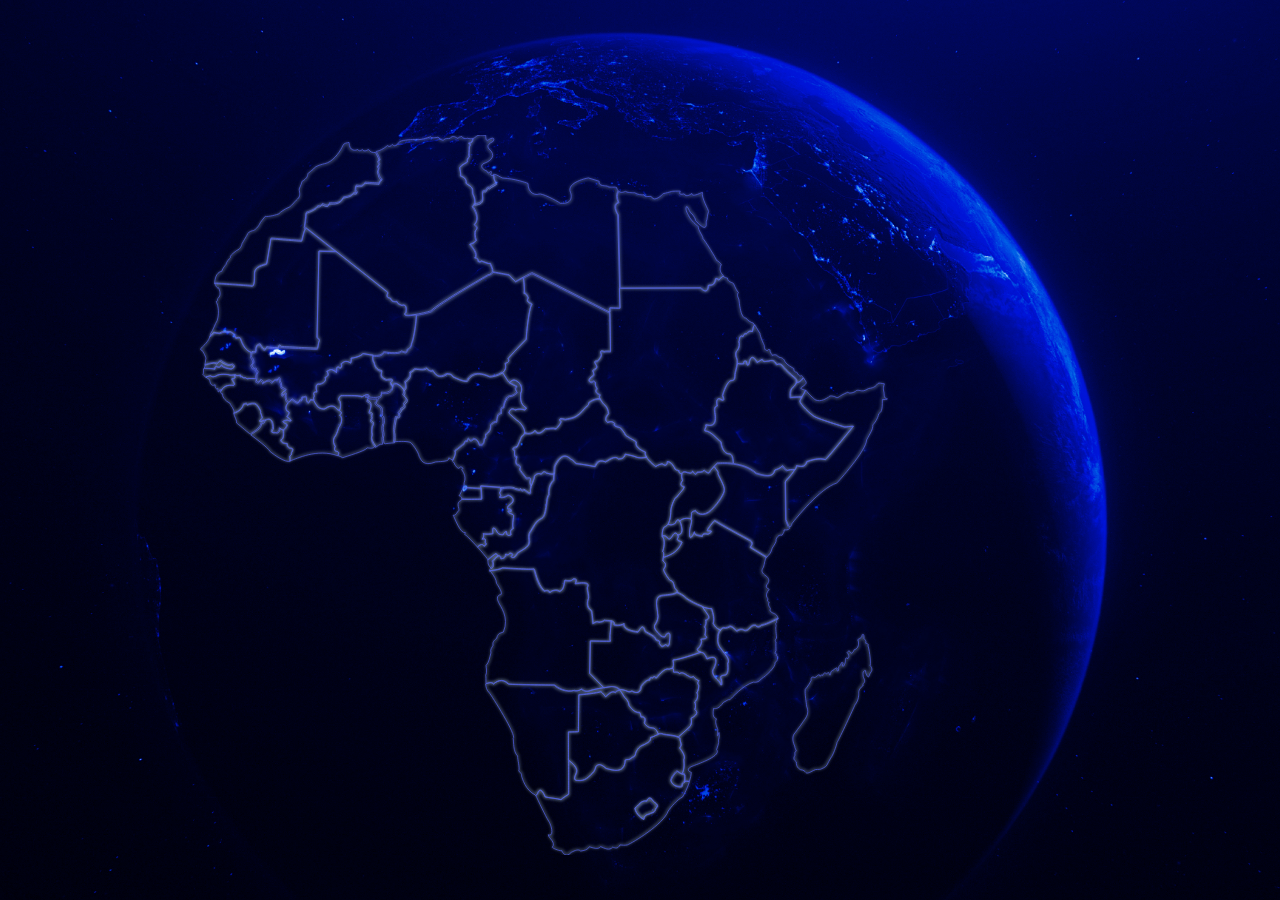
<file: 3.tour-africa/map-poc/index.html>
<!DOCTYPE html>
<html lang="en">
  <head>
    <meta charset="UTF-8" />
    <meta
      http-equiv="X-UA-Compatible"
      content="IE=edge"
    />
    <meta
      name="viewport"
      content="width=device-width, initial-scale=1.0"
    />
    <link
      rel="stylesheet"
      href="./style.css"
    />
    <title>Map-POC | WIP</title>
  </head>
  <body>
    <section class="map_wrapper">
      <svg
        xmlns="http://www.w3.org/2000/svg"
        xmlns:xlink="http://www.w3.org/1999/xlink"
        width="930px"
        height="975px"
        viewBox="0 0 930 975"
        version="1.1"
      >
        <title>C642225C-B48B-4255-A542-DD6D382B7DD6</title>
        <defs>
          <path
            d="M871.786501,395.414102 C868.686265,394.280225 839.023509,385.399331 831.852434,381.619414 C826.230986,378.405946 811.49922,364.233952 811.691574,360.454035 C811.826026,359.332898 813.026276,357.173926 814.520945,354.630787 C808.80332,354.510245 801.432039,354.781709 799.091405,355.542201 C799.282777,352.328732 797.345498,344.013307 804.324219,339.857064 C805.304636,338.382142 806.731589,336.667116 807.295892,334.786468 C807.96128,332.572614 807.429363,330.128458 803.549896,327.573559 C799.282777,323.983765 793.07936,318.505482 789.979124,314.724585 C787.848509,311.890382 785.520633,308.298628 780.480172,310.944668 C778.541911,308.110465 776.98934,303.197651 769.623947,306.031854 C765.552127,305.842711 762.305662,308.44073 760.41549,303.621998 C760.124996,304.048304 753.87349,307.874282 753.87349,307.874282 C752.710534,305.606528 746.3128,294.126634 743.404917,307.023629 C742.82393,310.142036 741.126111,316.331809 738.800198,305.937773 C738.508723,306.316058 734.340725,304.993038 735.892316,309.622628 C734.789224,309.76571 730.737032,310.014634 727.108803,309.222782 C726.416918,315.215573 723.971274,321.618989 723.971274,324.362051 C724.070395,332.582415 721.354866,332.29919 718.25463,332.393272 C713.601822,333.527149 708.074588,348.124469 707.203107,352.659977 C711.708705,363.715524 704.43949,357.336608 702.40407,356.912262 C698.043719,356.912262 699.204713,364.989543 700.077176,366.832951 C694.698133,367.3994 696.588306,373.635234 697.315522,381.004945 C698.33225,398.153244 686.119733,392.060492 684.374807,392.484838 C686.119733,395.88647 682.048894,397.727917 683.212832,400.704222 C691.645004,400.56408 700.513898,413.17785 704.876212,415.445605 C706.329663,427.915313 712.145427,431.884373 715.343803,431.884373 C720.510864,431.198362 721.504039,438.829737 721.695412,444.926409 C731.920598,446.259229 743.780793,449.667721 752.757641,457.962566 C755.665523,458.339872 776.216979,466.84444 777.57229,453.61718 C779.898203,452.29318 785.424456,451.726732 788.18611,447.61557 C790.076282,451.442528 794.438597,453.852384 794.438597,453.852384 C796.578044,453.539759 801.158229,451.850214 804.93563,453.57602 C806.313513,451.355306 807.23112,449.375676 807.23112,448.041876 C809.84949,448.325101 818.86265,452.009956 820.900032,442.656695 C827.005309,440.388941 837.764376,436.98731 846.197529,439.821512 C851.432306,434.719555 884,394.469368 884,394.469368 C879.056698,394.469368 874.695365,395.791408 871.786501,395.414102 Z"
            id="Ethiopia"
            class="east_africa"
          />
          <filter
            x="-3.2%"
            y="-4.1%"
            width="106.7%"
            height="108.1%"
            filterUnits="objectBoundingBox"
            id="filter-2"
          >
            <feMorphology
              radius="0.5"
              operator="dilate"
              in="SourceAlpha"
              result="shadowSpreadOuter1"
            />
            <feOffset
              dx="0"
              dy="0"
              in="shadowSpreadOuter1"
              result="shadowOffsetOuter1"
            />
            <feMorphology
              radius="1"
              operator="erode"
              in="SourceAlpha"
              result="shadowInner"
            />
            <feOffset
              dx="0"
              dy="0"
              in="shadowInner"
              result="shadowInner"
            />
            <feComposite
              in="shadowOffsetOuter1"
              in2="shadowInner"
              operator="out"
              result="shadowOffsetOuter1"
            />
            <feGaussianBlur
              stdDeviation="2"
              in="shadowOffsetOuter1"
              result="shadowBlurOuter1"
            />
            <feColorMatrix
              values="0 0 0 0 0.581233144   0 0 0 0 0.828988508   0 0 0 0 0.981091486  0 0 0 0.519722465 0"
              type="matrix"
              in="shadowBlurOuter1"
            />
          </filter>
          <path
            d="M240.632978,54.553693 C240.127024,52.8657214 238.39135,50.8956105 239.982466,48.4332152 C240.41614,47.02641 241.719117,43.9306605 238.752745,43.0871612 C240.705257,42.2426889 242.658745,40.6247658 240.48842,38.3734884 C240.271582,36.8256136 238.17256,34.6453576 242.080512,34.7854544 C241.030512,32.4038092 239.320234,27.9635198 236.764095,23.6769476 C233.040747,24.1984189 229.469771,23.2712507 227.153911,19.3796736 C226.958562,19.9420065 221.364749,24.0699969 219.049866,19.5674422 C217.698052,20.8818224 214.611541,22.9443582 212.682472,19.5674422 C210.751449,21.0676452 201.296567,23.1321268 200.91173,10 C198.596847,10.9378701 193.676987,10.515634 192.374988,14.7360493 C190.349221,19.8019097 181.810525,33.5897673 171.68169,37.6700859 C168.352946,39.2179607 155.330995,40.7658354 152.436903,46.5341255 C150.699275,47.5186945 146.069509,51.8801795 145.201183,52.1623189 C144.91109,55.6793317 144.91109,58.0707058 137.097138,63.1365662 C136.808999,65.5279403 136.084255,67.2159119 133.481232,73.1252717 C134.059465,79.5979372 135.700395,82.5993161 131.070628,86.9141021 C127.209559,90.1022767 122.193002,97.607183 118.431561,98.4506824 C114.958259,99.8574875 107.578959,104.501112 106.130447,106.611319 C103.961099,107.878028 90.9381712,111.253971 87.6094277,110.128332 C86.017335,112.098443 80.134406,118.805576 79.4584992,121.431418 C78.5901738,123.21376 73.6673841,129.685453 70.1003151,129.685453 C67.2062226,130.343129 63.0570142,132.594407 62.8655724,135.689183 C61.8038517,137.378128 57.4632014,144.69332 56.1133412,147.132366 C55.4354809,149.66481 54.2799927,154.35416 48.5894823,156.512039 C47.3324128,157.825447 38.5544146,163.452667 40.5811583,165.985111 C39.1336238,167.11075 34.5751596,172.246658 34.3583224,175.341435 C33.6345551,176.114886 29.9698117,180.149479 28.5232539,184.745431 C27.0034402,184.837856 19.606558,186.302062 19,201.177615 C31.5257649,201.971497 64.7321301,204.107 68.3636643,204.677116 C73.5736167,207.349656 72.4161751,192.717327 72.8498494,187.090106 C72.9944075,178.084997 85.4391026,176.678192 89.2005437,174.99022 L94.9887285,140.6597 C94.9887285,140.6597 134.541976,143.943218 136.663464,143.943218 C137.126441,141.993538 139.069185,131.783013 141.602858,127.280458 C140.658347,126.533275 140.136766,126.120768 140.136766,126.120768 C141.678068,117.492169 142.451649,106.236755 142.451649,106.236755 C148.623694,104.735579 157.718157,100.068606 158.00825,97.1849469 C159.165692,97.396065 162.348901,98.3105856 164.23011,94.4413851 C166.76183,95.4960025 173.562898,99.9275359 173.707457,93.3857948 C176.240154,93.3857948 189.240616,95.8238678 192.808662,85.3185555 C195.218289,85.3185555 205.447729,83.8173797 206.410799,79.4101686 C207.762612,79.7857058 214.709216,81.8472688 209.210147,76.3144191 C209.110519,73.499836 209.883124,69.3737914 209.883124,69.3737914 C214.611541,70.12292 219.338982,71.2495315 221.846284,65.5279403 C224.162144,65.8091068 238.149118,66.184644 241.430001,66.9347454 C241.719117,65.2467739 241.526698,62.2444222 245,61.5886914 C243.551489,59.8063491 240.705257,58.0006574 240.632978,54.553693 Z"
            id="Morocco"
            class="north_africa"
          />
          <filter
            x="-2.9%"
            y="-3.5%"
            width="105.9%"
            height="106.8%"
            filterUnits="objectBoundingBox"
            id="filter-4"
          >
            <feMorphology
              radius="0.5"
              operator="dilate"
              in="SourceAlpha"
              result="shadowSpreadOuter1"
            />
            <feOffset
              dx="0"
              dy="0"
              in="shadowSpreadOuter1"
              result="shadowOffsetOuter1"
            />
            <feMorphology
              radius="1"
              operator="erode"
              in="SourceAlpha"
              result="shadowInner"
            />
            <feOffset
              dx="0"
              dy="0"
              in="shadowInner"
              result="shadowInner"
            />
            <feComposite
              in="shadowOffsetOuter1"
              in2="shadowInner"
              operator="out"
              result="shadowOffsetOuter1"
            />
            <feGaussianBlur
              stdDeviation="2"
              in="shadowOffsetOuter1"
              result="shadowBlurOuter1"
            />
            <feColorMatrix
              values="0 0 0 0 0.581233144   0 0 0 0 0.828988508   0 0 0 0 0.981091486  0 0 0 0.519722465 0"
              type="matrix"
              in="shadowBlurOuter1"
            />
          </filter>
          <path
            d="M646.881115,544.416784 C647.147277,544.224787 646.872143,542.875861 646.196271,541.57345 C644.871442,539.021079 642.002474,536.639923 638.612147,543.462738 C637.23249,544.416784 635.655455,551.288094 630.14281,543.272721 C630.14281,543.403358 627.647665,542.101936 625,543.048065 C625.006978,543.205423 625.014953,543.348926 625.024922,543.462738 C629.948422,547.46993 626.992727,561.400587 625.615064,563.689704 C627.886912,565.112856 627.167177,568.559892 626.529186,572 C638.847406,568.186784 646.859184,563.139445 652,551.288094 C652,549.953023 642.550748,549.953023 646.881115,544.416784 Z"
            id="Burundi"
            class="east_africa"
          />
          <filter
            x="-24.1%"
            y="-19.7%"
            width="148.2%"
            height="140.1%"
            filterUnits="objectBoundingBox"
            id="filter-6"
          >
            <feMorphology
              radius="0.5"
              operator="dilate"
              in="SourceAlpha"
              result="shadowSpreadOuter1"
            />
            <feOffset
              dx="0"
              dy="0"
              in="shadowSpreadOuter1"
              result="shadowOffsetOuter1"
            />
            <feMorphology
              radius="1"
              operator="erode"
              in="SourceAlpha"
              result="shadowInner"
            />
            <feOffset
              dx="0"
              dy="0"
              in="shadowInner"
              result="shadowInner"
            />
            <feComposite
              in="shadowOffsetOuter1"
              in2="shadowInner"
              operator="out"
              result="shadowOffsetOuter1"
            />
            <feGaussianBlur
              stdDeviation="2"
              in="shadowOffsetOuter1"
              result="shadowBlurOuter1"
            />
            <feColorMatrix
              values="0 0 0 0 0.581233144   0 0 0 0 0.828988508   0 0 0 0 0.981091486  0 0 0 0.519722465 0"
              type="matrix"
              in="shadowBlurOuter1"
            />
          </filter>
          <path
            d="M602.609301,429.469669 C601.305642,429.047622 587.350727,424.019129 590.151685,415.657151 C588.89497,414.341302 577.786001,408.984333 575.177706,406.070946 C575.177706,404.661525 571.987508,400.338717 568.319074,396.391169 C566.869696,395.734219 557.98565,395.078244 560.979272,390.754461 C560.10984,389.908419 557.599344,386.806914 551.416502,389.34504 C550.160765,388.216334 545.61801,385.679182 552.670283,377.409801 C552.47762,374.496413 550.836555,367.44931 546.682061,365.192872 C545.525101,363.897492 542.529522,360.306685 541.186745,357.071646 C533.078243,356.385455 528.246981,360.826202 525.818636,361.95101 C526.108121,365.192872 524.804462,365.898557 521.181994,368.717399 C508.721444,384.504665 502.444715,382.766769 493.751377,385.021257 C482.934827,381.263777 486.605217,387.464838 488.343102,387.652956 C488.534788,388.968805 484.090809,395.546102 481.388627,397.613447 C476.556387,395.734219 471.920722,397.990657 467.08946,397.426304 C458.203458,407.011534 454.534046,402.876844 452.794205,399.681767 C450.320872,403.893459 444.260279,405.085521 438.77083,403.08738 C438.307264,404.831123 437.109228,406.371154 434.829537,407.480366 C433.379181,410.864536 430.047174,419.462392 428.743516,421.576523 C425.700994,422.704254 419.615951,423.690654 425.410532,426.792159 C425.700994,429.047622 423.672647,436.0957 428.454031,435.250633 C428.309289,437.0821 425.410532,442.157379 428.309289,445.538624 C431.062326,446.807687 435.118044,447.652755 432.075522,452.023324 C432.945932,453.855766 437.001649,458.93007 441.349785,464.568727 C442.797208,464.287038 448.30426,462.453622 446.419677,467.10588 C446.055865,469.471484 445.600123,471.937483 448.025534,475 C449.673444,470.513442 452.309122,465.053155 452.215236,462.031575 C453.518894,459.917444 456.997598,457.098603 461.342801,459.353091 C462.937899,458.366691 464.3863,453.291412 468.442996,457.803313 C470.742246,457.803313 474.685495,460.37263 479.328984,458.758522 C479.561745,454.23395 479.833626,449.511514 480.130934,448.546558 C481.388627,446.292069 489.596883,427.073848 501.043258,438.631878 C505.534181,440.606626 507.997733,444.552224 509.011907,445.398267 C510.895512,444.835863 527.411779,447.935419 534.367232,449.204482 C535.526148,448.218083 536.975527,437.78681 548.711387,442.861114 C550.738756,441.592051 562.233053,432.948384 566.000264,438.961327 C569.382148,438.302428 572.762075,439.524706 575.37037,432.383056 C578.36497,433.229098 586.384474,434.543973 590.24655,436.329629 C591.79764,437.236103 598.333536,438.19911 604,436.207791 C602.547687,433.791502 601.830822,431.421999 602.609301,429.469669 Z"
            id="Central African Republic"
            class="central_africa"
          />
          <filter
            x="-3.6%"
            y="-5.5%"
            width="107.3%"
            height="111.5%"
            filterUnits="objectBoundingBox"
            id="filter-8"
          >
            <feMorphology
              radius="0.5"
              operator="dilate"
              in="SourceAlpha"
              result="shadowSpreadOuter1"
            />
            <feOffset
              dx="0"
              dy="0"
              in="shadowSpreadOuter1"
              result="shadowOffsetOuter1"
            />
            <feMorphology
              radius="1"
              operator="erode"
              in="SourceAlpha"
              result="shadowInner"
            />
            <feOffset
              dx="0"
              dy="0"
              in="shadowInner"
              result="shadowInner"
            />
            <feComposite
              in="shadowOffsetOuter1"
              in2="shadowInner"
              operator="out"
              result="shadowOffsetOuter1"
            />
            <feGaussianBlur
              stdDeviation="2"
              in="shadowOffsetOuter1"
              result="shadowBlurOuter1"
            />
            <feColorMatrix
              values="0 0 0 0 0.581233144   0 0 0 0 0.828988508   0 0 0 0 0.981091486  0 0 0 0.519722465 0"
              type="matrix"
              in="shadowBlurOuter1"
            />
          </filter>
          <path
            d="M700.358412,458.45033 C701.70787,456.25958 698.481201,453.4967 695.451469,449 C693.44426,451.234313 691.155712,453.789058 690.009982,455.091116 C688.860372,461.251933 683.685672,455.650662 681.767715,454.343763 C680.043785,457.703945 675.063112,456.583885 672.569866,456.956593 C670.461762,461.997349 668.738803,459.010844 666.246526,455.463824 C664.902889,459.38452 662.797696,458.077621 659.347896,457.517107 C654.266329,455.384442 652.153375,457.114389 651.480101,459.708825 C650.68071,462.790201 651.912781,467.090382 652.642323,467.597652 C646.893303,475.810784 653.023586,475.995686 654.557369,476.557169 C654.941543,479.91735 645.35952,487.945581 645.35952,489.997895 C641.91069,489.810089 637.31128,502.692238 636.73502,507.731058 C636.509948,518.287895 634.819973,523.788487 633,526.795322 C637.74105,529.860241 641.572113,526.146713 642.675156,525.838866 C644.965645,519.785505 647.009719,520.293743 648.558055,523.051783 C653.932602,517.190101 663.092617,519.434094 663.756189,519.863918 C663.793054,519.870695 663.824099,519.886184 663.858053,519.893929 C664.62252,517.400172 664.565282,514.476592 664.905799,513.705037 C663.372016,509.597503 668.163513,509.224795 670.079529,508.104735 C670.655789,511.276142 680.619076,518.184312 691.540855,507.35835 C702.464575,496.532389 709.174029,484.211723 708.788885,481.224249 C710.513785,476.370331 701.124819,461.437803 700.358412,458.45033 Z"
            id="Uganda"
            class="east_africa"
          />
          <filter
            x="-8.8%"
            y="-8.6%"
            width="117.3%"
            height="116.9%"
            filterUnits="objectBoundingBox"
            id="filter-10"
          >
            <feMorphology
              radius="0.5"
              operator="dilate"
              in="SourceAlpha"
              result="shadowSpreadOuter1"
            />
            <feOffset
              dx="0"
              dy="0"
              in="shadowSpreadOuter1"
              result="shadowOffsetOuter1"
            />
            <feMorphology
              radius="1"
              operator="erode"
              in="SourceAlpha"
              result="shadowInner"
            />
            <feOffset
              dx="0"
              dy="0"
              in="shadowInner"
              result="shadowInner"
            />
            <feComposite
              in="shadowOffsetOuter1"
              in2="shadowInner"
              operator="out"
              result="shadowOffsetOuter1"
            />
            <feGaussianBlur
              stdDeviation="2"
              in="shadowOffsetOuter1"
              result="shadowBlurOuter1"
            />
            <feColorMatrix
              values="0 0 0 0 0.581233144   0 0 0 0 0.828988508   0 0 0 0 0.981091486  0 0 0 0.519722465 0"
              type="matrix"
              in="shadowBlurOuter1"
            />
          </filter>
          <path
            d="M648.959634,522.935293 C647.38439,520.222003 645.303806,519.722011 642.974498,525.677153 C641.851298,525.980005 637.954644,529.632327 633.131201,526.61809 C631.840212,528.681866 630.484082,529.554233 629.521762,530.083749 C625.446461,530.258984 624.89177,540.204537 625.015145,543.089253 C627.636602,542.178791 630.10705,543.431152 630.10705,543.30544 C635.56513,551.018648 637.126555,544.406374 638.492556,543.488294 C641.849324,536.921733 644.689895,539.214077 646.001611,541.670228 C649.458066,540.893098 651.791321,539.495025 651.944305,535.593183 C652.279883,534.224634 651.07575,526.580948 648.959634,522.935293 Z"
            id="Rwanda"
            class="east_africa"
          />
          <filter
            x="-24.1%"
            y="-25.1%"
            width="148.2%"
            height="150.1%"
            filterUnits="objectBoundingBox"
            id="filter-12"
          >
            <feMorphology
              radius="0.5"
              operator="dilate"
              in="SourceAlpha"
              result="shadowSpreadOuter1"
            />
            <feOffset
              dx="0"
              dy="0"
              in="shadowSpreadOuter1"
              result="shadowOffsetOuter1"
            />
            <feMorphology
              radius="1"
              operator="erode"
              in="SourceAlpha"
              result="shadowInner"
            />
            <feOffset
              dx="0"
              dy="0"
              in="shadowInner"
              result="shadowInner"
            />
            <feComposite
              in="shadowOffsetOuter1"
              in2="shadowInner"
              operator="out"
              result="shadowOffsetOuter1"
            />
            <feGaussianBlur
              stdDeviation="2"
              in="shadowOffsetOuter1"
              result="shadowBlurOuter1"
            />
            <feColorMatrix
              values="0 0 0 0 0.581233144   0 0 0 0 0.828988508   0 0 0 0 0.981091486  0 0 0 0.519722465 0"
              type="matrix"
              in="shadowBlurOuter1"
            />
          </filter>
          <path
            d="M363.32782,11.0717818 C365.407018,12.7763267 366.297243,13.2014811 364.069674,16.042062 C364.367419,19.5915608 363.031078,27.969949 364.219048,29.5321212 C361.991479,31.0933115 360.95188,33.7915197 361.545363,36.4887461 C360.654135,37.625764 353.227569,40.3229903 351,44.440998 C351.148371,46.9968335 353.079198,52.6770135 352.040602,55.6589852 C355.901253,56.936412 360.654135,59.0670932 359.76391,65.7409365 C361.693734,67.5858903 368.526817,70.000335 368.674185,74.9706152 L368.822556,79.9399135 C369.116291,80.4720929 373.656642,88.7896045 370.95589,95 C378.441604,94.5110234 383.463158,92.3459764 381.989474,83.5846548 C381.989474,79.6080378 380.607018,75.6324028 385.953383,77.3359659 C387.930326,75.2543787 388.52782,70.3312288 391.300752,73.3603308 C391.894236,71.6567678 395.059148,70.5207318 401,66.7345997 C400.087719,65.7163894 396.262155,60.0067531 397.496241,54.9255203 C396.9599,54.8558068 396.415539,54.8067128 395.854135,54.8067128 C389.913283,54.8067128 394.368421,52.2508773 393.773935,49.6950417 C393.180451,47.1392062 389.318797,55.3752217 387.535338,48.5590058 C385.160401,48.5590058 376.842607,43.1625893 382.486717,38.9031908 C389.318797,36.6321007 400.012531,30.9519207 393.477193,21.8636328 C389.616541,17.8879977 384.565915,14.4798898 396.150877,8.51594628 C397.635589,5.96011076 397.932331,1.98447573 390.803509,5.96011076 C389.318797,6.5286197 386.051629,10.7880183 386.051629,0.563694333 C381.001003,-0.429968955 375.209524,-0.145223546 373.575439,1.69973032 C372.690226,2.70124866 371.40401,3.86379543 369.258647,4.42935872 C368.422556,8.55620339 367.782957,11.0717818 363.32782,11.0717818 Z"
            id="Tunisia"
            class="north_africa"
          />
          <filter
            x="-13.0%"
            y="-6.8%"
            width="126.5%"
            height="113.7%"
            filterUnits="objectBoundingBox"
            id="filter-14"
          >
            <feMorphology
              radius="0.5"
              operator="dilate"
              in="SourceAlpha"
              result="shadowSpreadOuter1"
            />
            <feOffset
              dx="0"
              dy="0"
              in="shadowSpreadOuter1"
              result="shadowOffsetOuter1"
            />
            <feMorphology
              radius="1"
              operator="erode"
              in="SourceAlpha"
              result="shadowInner"
            />
            <feOffset
              dx="0"
              dy="0"
              in="shadowInner"
              result="shadowInner"
            />
            <feComposite
              in="shadowOffsetOuter1"
              in2="shadowInner"
              operator="out"
              result="shadowOffsetOuter1"
            />
            <feGaussianBlur
              stdDeviation="2"
              in="shadowOffsetOuter1"
              result="shadowBlurOuter1"
            />
            <feColorMatrix
              values="0 0 0 0 0.581233144   0 0 0 0 0.828988508   0 0 0 0 0.981091486  0 0 0 0.519722465 0"
              type="matrix"
              in="shadowBlurOuter1"
            />
          </filter>
          <path
            d="M568,234.291525 L567.307554,206.823528 L564.816115,107.927189 C563.224173,105.662978 556.712836,93.3526728 565.539814,91.2293629 C564.938197,89.4641781 561.040379,82.2155699 565.407966,75.6734271 C564.540699,74.7331041 563.794537,73.3035393 563.274959,71.1841433 C560.38114,69.8622117 551.696752,71.5608596 551.311951,69.4854954 C549.962218,68.3543681 537.613434,70.0520375 539.736674,62.6938392 L525.074201,58.1654161 C525.074201,58.1654161 494.786277,63.6361191 500.863981,77.7859737 C502.889557,82.0325935 503.756823,94.2010183 486.973063,92.5033488 C481.763602,88.5414678 461.506868,78.3525158 458.035847,80.0511637 C454.561897,81.7488331 443.276686,80.0511637 443.276686,65.6175489 C439.5156,64.2026613 426.491949,59.3914563 408.839945,58.2583721 C405.696103,57.2338995 401.837351,53.6683044 396.839824,53 C395.637566,58.0636538 399.364469,63.7535372 400.253222,64.7682249 C394.465584,68.5412585 391.382294,69.6733643 390.804116,71.3710337 C388.102698,68.3524112 387.520613,73.258529 385.594656,75.3338932 C380.386172,73.6362238 381.732975,77.5971263 381.732975,81.5599858 C383.168653,90.2909969 378.277581,92.4495322 370.983945,92.9368172 C370.45753,94.1755777 369.653746,95.333124 368.471997,96.3243281 C371.221272,99.4368852 379.323575,113.163056 371.221272,120.945917 C373.825025,123.917572 376.718845,125.049678 372.233083,129.719002 C372.089515,131.842312 371.221272,137.359983 373.680481,142.87961 C372.089515,143.727955 369.195696,147.548935 365,147.689836 C367.748298,151.368935 376.864366,161.133226 371.79945,166.368114 C374.259635,166.651874 375.560536,166.180245 376.429756,171.179319 C378.552997,171.369145 378.068577,172.97288 380.480907,170.519821 C383.183303,171.179319 389.93685,174.953331 392.635338,173.820247 C392.830669,175.858429 396.708953,181.288035 395.627799,185.243067 C405.497842,186.884963 417.811468,189.293011 417.811468,189.293011 C420.127109,192.311634 426.491949,198.348879 426.491949,198.348879 C427.9413,197.348869 432.442688,194.874283 437.015371,192.425138 C442.789337,189.330194 448.679524,186.27341 448.679524,186.27341 C454.498415,188.952499 536.060557,230.636888 554.374731,240 C554.301482,236.227945 554.254603,233.866863 554.254603,233.866863 C555.701024,233.866863 568,234.291525 568,234.291525 Z"
            id="Libya"
            class="north_africa"
          />
          <filter
            x="-3.4%"
            y="-3.5%"
            width="106.6%"
            height="107.2%"
            filterUnits="objectBoundingBox"
            id="filter-16"
          >
            <feMorphology
              radius="0.5"
              operator="dilate"
              in="SourceAlpha"
              result="shadowSpreadOuter1"
            />
            <feOffset
              dx="0"
              dy="0"
              in="shadowSpreadOuter1"
              result="shadowOffsetOuter1"
            />
            <feMorphology
              radius="1"
              operator="erode"
              in="SourceAlpha"
              result="shadowInner"
            />
            <feOffset
              dx="0"
              dy="0"
              in="shadowInner"
              result="shadowInner"
            />
            <feComposite
              in="shadowOffsetOuter1"
              in2="shadowInner"
              operator="out"
              result="shadowOffsetOuter1"
            />
            <feGaussianBlur
              stdDeviation="2"
              in="shadowOffsetOuter1"
              result="shadowBlurOuter1"
            />
            <feColorMatrix
              values="0 0 0 0 0.581233144   0 0 0 0 0.828988508   0 0 0 0 0.981091486  0 0 0 0.519722465 0"
              type="matrix"
              in="shadowBlurOuter1"
            />
          </filter>
          <path
            d="M391.811231,173.983136 C389.107381,175.103008 382.340415,171.370746 379.632651,170.718374 C377.215528,173.143957 377.701888,171.557553 375.57345,171.370746 C374.703482,166.424724 373.399018,166.891257 370.933944,166.611531 C376.009902,161.432243 366.874744,151.774435 364.120985,148.135092 C368.325018,147.994745 371.224586,144.216023 372.818713,143.375877 C370.354618,137.915895 371.224586,132.457849 371.368439,130.358452 C375.864092,125.738616 372.964523,124.619712 370.354618,121.679201 C378.473019,113.980442 370.354618,100.403565 367.599881,97.3236747 C368.784956,96.3431816 369.590337,95.1991116 370.11682,93.9727693 C372.753147,87.8507369 368.321103,79.6506011 368.034376,79.1269617 L367.890523,74.2283678 C367.745691,69.328806 361.075606,66.9487147 359.191816,65.1290434 C360.060806,58.5501573 355.422279,56.4507599 351.652742,55.1915087 C352.666563,52.2519652 350.781795,46.6526043 350.637942,44.1331339 C352.812374,40.0737182 360.060806,37.4139008 360.931753,36.2940286 C360.351448,33.6351791 361.366248,30.9743938 363.54068,29.4363844 C362.381048,27.8954713 363.685512,19.6372609 363.395848,16.1372973 C365.57028,13.3381009 364.700312,12.9189957 362.670712,11.2387035 C367.019575,11.2387035 367.644896,8.75794948 368.461042,4.68982263 C366.692726,5.16022702 364.328447,5.21346208 361.075606,4.38009134 C360.931753,4.51947042 356.581911,6.34010963 353.53751,2 C351.363078,2.69979912 348.898005,2.9804931 348.607363,4.65981741 C346.578741,4.23974436 341.50474,-0.939543478 337.880035,4.51947042 C334.835634,5.49899561 331.885179,3.58737284 328.696925,6.94602146 C327.826957,7.13379605 326.765184,7.22574753 324.157236,5.07989047 L321.54733,2.93500132 C318.35712,3.68029222 313.040428,4.89211588 311.108687,2.37361336 C308.884347,3.77321161 295.061732,7.50547359 291.197271,6.01295596 C286.943331,6.19976265 275.344077,6.38560142 269.740658,8.81215245 C267.035829,11.6113489 264.135282,17.5833553 259.496754,12.7312211 C257.367338,14.59832 256.402446,17.0248711 252.922572,14.2247067 C251.323552,16.0056616 244.330532,21.3282001 237.810172,22.2331962 C240.372126,26.4978088 242.085641,30.9143834 243.136649,33.2847956 C239.222281,33.1454165 241.324297,35.3145035 241.542523,36.8544487 C243.715976,39.0932251 241.75977,40.7028599 239.802586,41.543006 C242.775549,42.3831521 241.469128,45.4630426 241.034633,46.8626408 C239.440507,49.3114538 241.180444,51.2714721 241.686376,52.9517643 C241.75977,56.3810704 244.611388,58.1775119 246.061662,59.9507235 C242.581788,60.603095 242.775549,63.5890981 242.484907,65.2693904 C239.197816,64.5221636 225.185354,64.1495182 222.864133,63.8697921 C220.352087,69.5611045 215.6157,68.4412323 210.878335,67.6959414 C210.878335,67.6959414 210.104269,71.8008488 210.204085,74.6010132 C215.713559,80.1055189 208.753812,78.0545171 207.400418,77.6799358 C206.435527,82.0655372 196.18673,83.5590228 193.772543,83.5590228 C190.197746,94.0105178 177.171705,91.5849347 174.634215,91.5849347 C174.490362,98.0931633 167.675446,93.6843321 165.138935,92.6351173 C163.254166,96.4835285 160.064934,95.5746608 158.905302,95.3646243 C158.615639,98.2335103 149.502988,102.875608 143.320242,104.369093 C143.320242,104.369093 142.544219,115.567815 141,124.152211 C141,124.152211 141.522568,124.561637 142.468867,125.304993 C147.355957,129.144693 163.946031,142.181476 182.88179,157.090198 C214.623408,182.081641 252.920615,212.304639 253.5978,213.177694 C249.829242,220.643186 255.436575,220.082766 257.272414,221.016799 C258.047459,226.336434 264.425923,225.49532 265.681457,225.121707 C266.164882,229.040775 270.995213,229.508276 272.544325,230.440374 C279.598996,227.827016 278.246581,236.879881 278.05282,239.865884 C272.328056,245.002584 281.476914,244.547666 291.686567,242.791876 C300.952857,241.198696 311.094008,238.532103 311.783916,237.999753 C324.541823,225.961853 383.88757,192.460543 388.816739,189.380652 C392.61857,188.712794 394.287069,187.166073 394.809638,185.281552 C395.892939,181.370227 392.007928,175.998325 391.811231,173.983136 Z"
            id="Algeria"
            class="north_africa"
          />
          <filter
            x="-2.6%"
            y="-2.7%"
            width="105.1%"
            height="105.4%"
            filterUnits="objectBoundingBox"
            id="filter-18"
          >
            <feMorphology
              radius="0.5"
              operator="dilate"
              in="SourceAlpha"
              result="shadowSpreadOuter1"
            />
            <feOffset
              dx="0"
              dy="0"
              in="shadowSpreadOuter1"
              result="shadowOffsetOuter1"
            />
            <feMorphology
              radius="1"
              operator="erode"
              in="SourceAlpha"
              result="shadowInner"
            />
            <feOffset
              dx="0"
              dy="0"
              in="shadowInner"
              result="shadowInner"
            />
            <feComposite
              in="shadowOffsetOuter1"
              in2="shadowInner"
              operator="out"
              result="shadowOffsetOuter1"
            />
            <feGaussianBlur
              stdDeviation="2"
              in="shadowOffsetOuter1"
              result="shadowBlurOuter1"
            />
            <feColorMatrix
              values="0 0 0 0 0.581233144   0 0 0 0 0.828988508   0 0 0 0 0.981091486  0 0 0 0.519722465 0"
              type="matrix"
              in="shadowBlurOuter1"
            />
          </filter>
          <path
            d="M748.422065,254.753128 C745.817252,254.189682 740.606649,251.375369 738.434668,247.857479 C736.842078,247.716374 731.538654,248.889977 729.029592,223.369458 C728.06329,219.618015 725.361749,216.989571 728.255769,213.237155 C725.939185,211.173131 724.203946,207.232899 721.501428,201.040828 C718.412975,198.975831 713.779807,199.165593 713.39485,193.722837 C711.910712,193.79485 709.404581,192.838256 707.184725,191 C705.021538,193.384186 702.462646,194.715437 701.379098,196.630571 C699.498278,194.519837 698.629682,194.660942 697.328252,194.519837 C695.299898,205.496823 690.668684,202.963747 687.338901,203.667325 C686.470304,218.444411 676.916716,207.232899 676.916716,207.232899 L567.084656,207.591987 L567.777384,234.90989 C567.777384,234.90989 555.472426,234.487549 554.025416,234.487549 C554.025416,234.487549 554.073291,236.836702 554.14657,240.587172 C554.426006,254.946782 555.075744,289.916463 554.847114,292.891343 C554.847114,292.891343 550.503153,292.04666 546.450353,293.080131 C540.758064,290.546082 541.3355,293.54821 542.300825,295.799076 C543.84554,299.082441 538.827415,304.242987 537.281723,306.026747 C530.912339,305.088643 534.870365,309.310111 535.545507,310.998504 C538.921212,315.595603 532.457054,317.190575 530.912339,318.785547 C534.289998,325.822301 531.29925,325.634485 528.984621,327.322878 C522.61426,333.233713 528.115047,334.359632 530.14047,334.548421 C530.720837,331.451899 533.712562,333.515922 534.675933,334.641842 C533.61388,338.675495 535.642234,341.678596 537.089244,342.710121 C531.491729,348.246298 539.79274,350.872795 541.142045,351.624057 C539.518189,352.676991 539.678425,354.677761 540.574379,356.837152 C541.914891,360.066994 544.907592,363.652031 546.063442,364.94533 C550.213947,367.198142 551.853436,374.233923 552.045914,377.14263 C545.000412,385.398725 549.538806,387.931801 550.794314,389.058693 C556.970242,386.525617 559.478328,389.621166 560.346925,390.465849 C557.357154,394.783659 566.231692,395.437607 567.679679,396.094474 C571.344591,400.035679 574.531726,404.350569 574.531726,405.758698 C577.138493,408.666432 588.235818,414.014793 589.491327,415.328528 C586.693058,423.677071 600.634573,428.697485 601.93698,429.118853 C601.159249,431.068047 601.875426,433.433743 603.326344,435.84615 C607.00982,441.969128 615.436869,448.396699 616.267361,449.104169 C617.569768,447.133567 623.794549,445.444201 624.807749,445.162964 C631.465362,450.511325 631.900149,443.615676 631.610943,442.348652 C637.834746,442.348652 639.570963,448.53975 641.453737,450.370221 C641.453737,454.310453 646.375134,453.747006 647.53196,454.452531 C646.84998,457.011881 648.471882,457.91106 651.236931,459 C651.915003,456.391993 654.043016,454.652997 659.1608,456.796818 C662.635187,457.360264 664.755384,458.673999 666.108597,454.732794 C668.618637,458.298368 670.353876,461.300496 672.477004,456.233371 C674.987044,455.858714 680.003215,456.984633 681.740408,453.606874 C683.672035,454.920609 688.883615,460.550207 690.041419,454.358136 C691.195314,453.049267 693.500173,450.481158 695.521688,448.235158 C697.556882,445.973587 699.3058,444.038018 699.3058,444.038018 C700.904252,444.134358 709.952705,443.18263 720.875139,444.60341 C720.684614,438.548552 719.695841,430.970733 714.551676,431.652902 C711.367473,431.652902 705.577479,427.711697 704.129492,415.328528 C699.787485,413.076689 690.957891,400.551442 682.563084,400.691574 C681.404303,397.736156 685.457104,395.906659 683.71991,392.5289 C685.457104,392.107532 697.615505,398.157525 696.603282,381.129572 C695.879288,373.812555 693.997491,367.620484 699.352698,367.057037 C698.484101,365.226567 697.328252,357.205971 701.669282,357.205971 C703.695682,357.628312 710.931709,363.961488 706.447053,352.983529 C707.314672,348.480824 712.816437,333.984974 717.449604,332.859055 C720.536103,332.765634 723.239598,333.047843 723.140916,324.884197 C723.140916,322.161359 725.575723,315.801909 726.264543,309.851175 C726.619212,306.781901 726.509782,303.821618 725.361749,301.523068 C724.492175,300.022491 723.430123,293.642605 727.097966,291.109529 C729.412595,288.106428 729.702779,282.384382 728.641703,280.039122 C729.897212,279.00565 728.739408,269.437766 734.240196,273.283604 C735.011087,272.06329 735.492773,268.124031 739.064865,269.342399 C740.801081,268.028664 741.864111,264.465036 746.977987,266.340271 C747.767442,264.733622 747.436223,259.855286 750,257.38741 C749.365895,256.320852 748.813862,255.398318 748.422065,254.753128 Z"
            id="Sudan"
            class="north_africa"
          />
          <filter
            x="-2.9%"
            y="-2.5%"
            width="105.9%"
            height="105.0%"
            filterUnits="objectBoundingBox"
            id="filter-20"
          >
            <feMorphology
              radius="0.5"
              operator="dilate"
              in="SourceAlpha"
              result="shadowSpreadOuter1"
            />
            <feOffset
              dx="0"
              dy="0"
              in="shadowSpreadOuter1"
              result="shadowOffsetOuter1"
            />
            <feMorphology
              radius="1"
              operator="erode"
              in="SourceAlpha"
              result="shadowInner"
            />
            <feOffset
              dx="0"
              dy="0"
              in="shadowInner"
              result="shadowInner"
            />
            <feComposite
              in="shadowOffsetOuter1"
              in2="shadowInner"
              operator="out"
              result="shadowOffsetOuter1"
            />
            <feGaussianBlur
              stdDeviation="2"
              in="shadowOffsetOuter1"
              result="shadowBlurOuter1"
            />
            <feColorMatrix
              values="0 0 0 0 0.581233144   0 0 0 0 0.828988508   0 0 0 0 0.981091486  0 0 0 0.519722465 0"
              type="matrix"
              in="shadowBlurOuter1"
            />
          </filter>
          <path
            d="M566.520153,91.7025587 C557.713775,93.8243411 564.209916,106.132439 565.797168,108.396065 L568.283767,207.266817 L677.814917,206.90585 C677.814917,206.90585 687.342331,218.175068 688.208548,203.320635 C691.529209,202.613374 696.147734,205.159709 698.170531,194.125267 C699.468395,194.26711 700.334612,194.125267 702.210279,196.248027 C703.290858,194.321891 705.84274,192.983671 708,190.587006 C704.449387,187.623946 701.634425,182.37476 704.954112,175.403888 C705.529966,175.592687 701.681195,170.877615 698.603153,169.745802 C698.215352,167.670975 683.01222,142.774026 680.12418,140.132803 C681.087834,137.869177 673.001518,128.248278 673.966146,123.909825 C672.810541,123.34343 663.377641,115.610516 660.684476,108.819639 C659.146916,105.990596 655.294248,99.7680706 658.375214,96.7492508 C661.262279,98.8230998 662.224959,105.991574 665.689827,106.934589 C667.613238,109.763632 670.695178,113.724488 670.117375,115.610516 C672.232738,117.496545 686.478062,134.662537 684.551728,117.686322 C686.476114,113.725466 685.899285,107.688804 687.920134,103.72697 C687.920134,101.747031 677.526503,84.2044206 679.547351,77.6972302 C678.39272,77.6972302 665.112024,85.3372118 665.112024,79.11273 C663.380565,80.5272516 657.606434,85.0535249 654.719368,79.6771691 C653.275348,80.2435647 646.345612,81.9417731 649.52304,76 C648.655849,76 637.684416,76 637.396001,76.5654173 C635.664542,77.1308347 629.890411,78.8290431 626.426517,79.3944604 C625.5603,80.5272516 614.300452,92.1271109 610.257781,83.3562947 C606.504499,82.5071904 601.407557,85.2433016 600.444877,80.9048486 C597.94074,81.6580862 591.398803,80.7140936 587.933935,78.2626475 C584.854918,78.2626475 576.193722,78.0758055 575.614945,76.1887985 C573.825997,76.7737805 569.37409,79.3944604 566.388612,76.1506475 C562.031219,82.6910978 565.918965,89.9368524 566.520153,91.7025587 Z"
            id="Egypt"
            class="north_africa"
          />
          <filter
            x="-4.5%"
            y="-4.9%"
            width="109.1%"
            height="109.8%"
            filterUnits="objectBoundingBox"
            id="filter-22"
          >
            <feMorphology
              radius="0.5"
              operator="dilate"
              in="SourceAlpha"
              result="shadowSpreadOuter1"
            />
            <feOffset
              dx="0"
              dy="0"
              in="shadowSpreadOuter1"
              result="shadowOffsetOuter1"
            />
            <feMorphology
              radius="1"
              operator="erode"
              in="SourceAlpha"
              result="shadowInner"
            />
            <feOffset
              dx="0"
              dy="0"
              in="shadowInner"
              result="shadowInner"
            />
            <feComposite
              in="shadowOffsetOuter1"
              in2="shadowInner"
              operator="out"
              result="shadowOffsetOuter1"
            />
            <feGaussianBlur
              stdDeviation="2"
              in="shadowOffsetOuter1"
              result="shadowBlurOuter1"
            />
            <feColorMatrix
              values="0 0 0 0 0.581233144   0 0 0 0 0.828988508   0 0 0 0 0.981091486  0 0 0 0.519722465 0"
              type="matrix"
              in="shadowBlurOuter1"
            />
          </filter>
          <path
            d="M739.486424,268.978108 C735.92901,267.756409 735.449304,271.704261 734.68158,272.925959 C729.203397,269.07366 730.356443,278.660046 729.107067,279.694541 C730.162809,282.045312 729.874791,287.778423 727.5687,290.786356 C723.915929,293.324331 724.973618,299.71753 725.839618,301.221009 C726.983906,303.523029 727.091913,306.490012 726.738702,309.565221 C730.336009,310.353037 734.354641,310.105382 735.448331,309.963029 C733.908991,305.35704 738.041468,306.673315 738.331432,306.296958 C740.63655,316.638009 742.319899,310.479789 742.895936,307.377279 C745.779036,294.546029 752.122247,305.967401 753.275292,308.223595 C753.275292,308.223595 759.47352,304.417121 759.761539,303.992988 C761.635603,308.787156 764.855373,306.202381 768.891519,306.39056 C776.194141,303.570805 777.733481,308.458575 779.656197,311.27833 C784.653701,308.645778 786.960765,312.219223 789.073223,315.038978 C792.147038,318.800601 798.298561,324.250957 802.529314,327.822451 C806.374745,330.364325 806.90213,332.796023 806.242412,334.99859 C809.127459,335.040516 812.134135,334.174699 816,328.693143 C815.329579,327.732749 814.527799,326.727505 813.531412,325.70861 C813.38643,325.99039 811.225321,328.810145 807.333184,321.196222 C806.900184,321.054844 803.00902,321.618405 803.296065,316.261651 C801.277992,315.132579 793.782709,311.184728 791.331635,307.095498 C790.610617,304.698902 788.80953,301.52619 783.114361,300.891453 C781.673297,300.256715 780.375269,295.815504 774.033032,298.494856 C774.177041,297.225382 770.861913,295.110565 770.861913,290.73858 C770.141868,290.879958 769.42085,289.046923 767.691768,292.00903 C766.969776,291.726275 763.076666,292.431213 763.221648,284.958668 C762.501603,283.124658 757.743466,273.114138 757.311438,268.460373 C756.398732,267.232824 752.777099,261.059004 750.376623,257 C747.823381,259.472648 748.154213,264.360418 747.367028,265.970174 C742.274167,264.090338 741.216479,267.661832 739.486424,268.978108 Z"
            id="Eritrea"
            class="east_africa"
          />
          <filter
            x="-7.2%"
            y="-8.7%"
            width="114.5%"
            height="117.1%"
            filterUnits="objectBoundingBox"
            id="filter-24"
          >
            <feMorphology
              radius="0.5"
              operator="dilate"
              in="SourceAlpha"
              result="shadowSpreadOuter1"
            />
            <feOffset
              dx="0"
              dy="0"
              in="shadowSpreadOuter1"
              result="shadowOffsetOuter1"
            />
            <feMorphology
              radius="1"
              operator="erode"
              in="SourceAlpha"
              result="shadowInner"
            />
            <feOffset
              dx="0"
              dy="0"
              in="shadowInner"
              result="shadowInner"
            />
            <feComposite
              in="shadowOffsetOuter1"
              in2="shadowInner"
              operator="out"
              result="shadowOffsetOuter1"
            />
            <feGaussianBlur
              stdDeviation="2"
              in="shadowOffsetOuter1"
              result="shadowBlurOuter1"
            />
            <feColorMatrix
              values="0 0 0 0 0.581233144   0 0 0 0 0.828988508   0 0 0 0 0.981091486  0 0 0 0.519722465 0"
              type="matrix"
              in="shadowBlurOuter1"
            />
          </filter>
          <path
            d="M806.475878,335.315887 C805.90056,337.190046 804.445754,338.899154 803.446201,340.368986 C796.331261,344.511864 798.306355,352.79762 798.111247,356 C800.497568,355.242133 808.012729,354.972582 813.841956,355.092708 C815.603932,352.162808 817.76713,348.723106 819.126882,345.770744 C817.374912,345.204297 812.901436,344.35072 812.539235,342.629892 C814.022056,341.122947 821.43516,337.450807 819.753229,334.34316 C818.872742,332.986617 818.013266,331.099761 816.508433,329 C812.534232,334.490632 809.442521,335.357882 806.475878,335.315887 Z"
            id="Djibouti"
            class="east_africa"
          />
          <filter
            x="-29.5%"
            y="-25.4%"
            width="159.1%"
            height="150.2%"
            filterUnits="objectBoundingBox"
            id="filter-26"
          >
            <feMorphology
              radius="0.5"
              operator="dilate"
              in="SourceAlpha"
              result="shadowSpreadOuter1"
            />
            <feOffset
              dx="0"
              dy="0"
              in="shadowSpreadOuter1"
              result="shadowOffsetOuter1"
            />
            <feMorphology
              radius="1"
              operator="erode"
              in="SourceAlpha"
              result="shadowInner"
            />
            <feOffset
              dx="0"
              dy="0"
              in="shadowInner"
              result="shadowInner"
            />
            <feComposite
              in="shadowOffsetOuter1"
              in2="shadowInner"
              operator="out"
              result="shadowOffsetOuter1"
            />
            <feGaussianBlur
              stdDeviation="2"
              in="shadowOffsetOuter1"
              result="shadowBlurOuter1"
            />
            <feColorMatrix
              values="0 0 0 0 0.581233144   0 0 0 0 0.828988508   0 0 0 0 0.981091486  0 0 0 0.519722465 0"
              type="matrix"
              in="shadowBlurOuter1"
            />
          </filter>
          <path
            d="M706.377547,697.69906 C697.61691,688.349068 701.617945,681.057994 700.856485,678.625696 C701.349024,675.050956 702.756278,672.332563 704.315824,670.481185 C698.203908,668.302979 695.745069,664.096888 694.382153,661.422137 C696.859306,653.008017 692.144041,643.095531 692.286694,641.554494 C688.635545,641.554494 684.334746,640.537158 679.970331,639 C681.606023,643.121716 685.913569,647.599355 686.289479,648.987161 C691.288122,654.735258 686.289479,656.981351 684.006065,657.401281 C685.574286,659.225505 684.146791,664.974572 682.720259,666.238241 C685.004637,668.621078 683.720759,674.325534 683.150147,677.50168 C688.862055,682.55248 682.387723,682.365305 677.81704,683.113033 C679.911535,687.412226 677.439202,689.845493 676.296049,693.025518 C669.743643,697.744641 674.325893,699.619295 678.292229,700.741371 C679.512492,701.086626 680.674922,701.362053 681.437345,701.624873 C681.437345,701.624873 686.576713,708.173068 685.813326,709.669494 C705.805971,700.505706 695.906036,722.384746 694.002388,724.440756 C691.71801,731.920943 701.617945,739.026782 703.521593,741.084731 C706.377547,751.183421 706.568394,738.841548 704.855592,736.40828 C702.571214,730.986041 709.804114,732.110057 711.70969,730.987011 C715.329031,727.435546 714.37287,719.392865 713.995032,716.025666 C717.803292,709.856668 709.804114,703.122269 706.377547,697.69906 Z"
            id="Malawi"
            class="east_africa"
          />
          <filter
            x="-15.5%"
            y="-6.4%"
            width="131.0%"
            height="112.6%"
            filterUnits="objectBoundingBox"
            id="filter-28"
          >
            <feMorphology
              radius="0.5"
              operator="dilate"
              in="SourceAlpha"
              result="shadowSpreadOuter1"
            />
            <feOffset
              dx="0"
              dy="0"
              in="shadowSpreadOuter1"
              result="shadowOffsetOuter1"
            />
            <feMorphology
              radius="1"
              operator="erode"
              in="SourceAlpha"
              result="shadowInner"
            />
            <feOffset
              dx="0"
              dy="0"
              in="shadowInner"
              result="shadowInner"
            />
            <feComposite
              in="shadowOffsetOuter1"
              in2="shadowInner"
              operator="out"
              result="shadowOffsetOuter1"
            />
            <feGaussianBlur
              stdDeviation="2"
              in="shadowOffsetOuter1"
              result="shadowBlurOuter1"
            />
            <feColorMatrix
              values="0 0 0 0 0.581233144   0 0 0 0 0.828988508   0 0 0 0 0.981091486  0 0 0 0.519722465 0"
              type="matrix"
              in="shadowBlurOuter1"
            />
          </filter>
          <path
            d="M452.564002,400.64876 C454.298917,403.845078 457.957938,407.981375 466.818777,398.39242 C471.636358,398.956993 476.258895,396.699679 481.076477,398.579636 C483.771006,396.511488 488.203376,389.931636 488.011258,388.615275 C486.278294,388.427085 482.619273,382.223614 493.405194,385.982555 C502.073914,383.727191 508.332869,385.465761 520.758133,369.672362 C524.369368,366.85145 525.67031,366.146466 525.38067,362.903344 C527.802139,361.777125 532.61972,357.335627 540.706235,358.022085 C539.811959,355.858378 539.652998,353.85361 541.273812,352.798572 C539.92606,352.045808 531.641575,349.414063 537.228604,343.866822 C535.784305,342.832261 533.759751,339.823158 534.819814,335.781444 C533.858248,334.653275 530.871152,332.586101 530.292848,335.688812 C528.271219,335.499646 522.780737,334.371476 529.138188,328.448829 C531.449457,326.757062 534.433627,326.945253 531.062295,319.894437 C532.605092,318.296278 539.05714,316.697144 535.687758,312.091833 C535.013882,310.399091 531.062295,306.170161 537.420722,307.11014 C538.962543,305.322815 543.971268,300.151956 542.430422,296.86203 C541.466905,294.605691 540.889576,291.598539 546.572176,294.136677 C550.617384,293.102115 554.952232,293.948486 554.952232,293.948486 C555.180433,290.967661 554.531913,255.928097 554.253,241.53979 C535.965696,232.209233 454.524192,190.669774 448.712863,188 C448.712863,188 442.832293,191.046155 437.065824,194.130339 C438.061522,200.991015 438.652505,212.332191 437.924992,214.88788 C440.428379,213.57152 442.356386,218.835011 443.704139,220.90316 C439.271769,226.168601 446.785831,227.860368 448.712863,229.55311 C445.051891,231.433068 441.006683,268.284333 440.814565,276.745118 C440.814565,276.745118 417.890095,300.43473 416.350225,302.87926 C419.431916,307.955536 413.844887,308.707324 412.305017,309.460087 C414.219371,315.065832 412.337199,319.062692 409,321.867027 C413.910227,329.085558 416.08399,332.972234 416.590129,333.714271 C416.955836,334.18036 417.59753,334.710805 418.398184,335.267576 C421.641762,332.335505 423.534662,329.423911 430.219788,334.467034 C434.455163,338.039734 436.188127,345.184158 433.493597,349.320455 C433.877834,352.515798 430.799068,364.172901 441.006683,369.437367 C440.044142,371.505516 439.562384,373.010067 436.578215,371.600098 C435.13294,371.410933 431.470993,370.094572 425.786442,372.257304 C425.402206,371.505516 419.334394,367.840183 417.505859,376.394576 C419.334394,378.087318 427.71445,386.452544 430.219788,387.487106 C431.887412,388.301299 440.294774,397.592853 438.580339,404.055695 C444.054242,406.054613 450.096699,404.862088 452.564002,400.64876 Z"
            id="Chad"
            class="central_africa"
          />
          <filter
            x="-4.6%"
            y="-3.0%"
            width="109.0%"
            height="106.0%"
            filterUnits="objectBoundingBox"
            id="filter-30"
          >
            <feMorphology
              radius="0.5"
              operator="dilate"
              in="SourceAlpha"
              result="shadowSpreadOuter1"
            />
            <feOffset
              dx="0"
              dy="0"
              in="shadowSpreadOuter1"
              result="shadowOffsetOuter1"
            />
            <feMorphology
              radius="1"
              operator="erode"
              in="SourceAlpha"
              result="shadowInner"
            />
            <feOffset
              dx="0"
              dy="0"
              in="shadowInner"
              result="shadowInner"
            />
            <feComposite
              in="shadowOffsetOuter1"
              in2="shadowInner"
              operator="out"
              result="shadowOffsetOuter1"
            />
            <feGaussianBlur
              stdDeviation="2"
              in="shadowOffsetOuter1"
              result="shadowBlurOuter1"
            />
            <feColorMatrix
              values="0 0 0 0 0.581233144   0 0 0 0 0.828988508   0 0 0 0 0.981091486  0 0 0 0.519722465 0"
              type="matrix"
              in="shadowBlurOuter1"
            />
          </filter>
          <path
            d="M624.494816,623.330868 C612.731348,624.274361 619.482063,643.899801 618.903068,647.392879 C620.736716,652.866901 617.843692,658.90467 616.397668,661.263403 C610.031648,667.869812 622.760759,675.889504 623.051721,677.870448 C630.380455,681.550462 629.993807,677.115849 629.800483,676.642145 C638.190546,669.091264 635.00656,681.550462 635.00656,686.456822 C633.850522,695.895669 631.246507,689.57309 629.415788,689.945985 C623.148383,695.135197 623.483282,690.183816 621.168277,688.202872 C623.338778,683.955195 618.854248,684.804731 616.539243,683.248554 C616.105729,678.436152 607.283128,675.463757 601.929618,671.782764 C598.892089,658.61986 593.974046,671.641827 592.382541,672.774215 C572.565862,669.942756 573.578372,664.566607 573.432891,661.167487 C572.421358,663.717072 561.138271,664.422734 560.126737,662.725621 C560.889293,659.611311 558.853533,658.335051 556.173361,657.771304 C555.489892,666.750148 554.387555,678.437131 554.387555,678.437131 C554.773227,680.325096 553.906198,683.248554 555.064189,685.513329 C551.880203,685.795203 527.868981,685.231456 527.868981,685.231456 L527,729.107801 C529.039665,731.32364 541.004268,743.425603 546.104895,748.578602 C551.888014,747.55779 556.808986,746.799276 557.088232,746.799276 C559.043928,747.201533 563.417149,746.464551 568.227791,751.204528 C570.830829,750.892314 574.54011,751.432571 579.751068,753.925389 C582.065097,754.304157 583.512097,753.641559 584.380102,752.793002 C585.920835,754.020326 595.999065,759.397454 596.86707,746.941191 C598.024084,744.818332 604.822642,736.325915 608.43819,738.307838 C608.294661,736.325915 609.596181,732.786837 611.911186,735.618295 C612.922719,735.052591 614.514224,730.523041 617.117262,735.618295 C617.697234,735.47638 627.82233,720.614405 634.909898,723.302969 C636.228992,722.999564 638.130987,721.760495 639.454963,721.966028 C641.854913,716.289409 639.472537,713.092886 640.116951,710.99058 C646.737807,710.99058 670.601594,702.857356 677.726264,700.377261 C673.70747,699.244873 669.066719,697.352993 675.704174,692.590506 C676.861188,689.38126 679.365612,686.925633 677.244907,682.586935 C681.873941,681.832336 688.433285,682.02123 682.647237,676.924018 C683.225256,673.718686 684.524822,667.961812 682.21177,665.557079 C683.656817,664.281798 685.102841,658.479902 683.513289,656.638916 C685.827318,656.215127 690.889866,653.949373 685.827318,648.147478 C685.445552,646.746919 681.082094,642.228135 679.425171,638.068544 C671.224527,635.193043 662.796385,630.509833 657.90861,627.198799 C653.852713,622.7681 649.00204,620.509198 644.829953,619 C641.907638,622.174013 629.900074,622.480354 624.494816,623.330868 Z"
            id="Zambia"
            class="east_africa"
          />
          <filter
            x="-4.0%"
            y="-4.8%"
            width="108.1%"
            height="109.6%"
            filterUnits="objectBoundingBox"
            id="filter-32"
          >
            <feMorphology
              radius="0.5"
              operator="dilate"
              in="SourceAlpha"
              result="shadowSpreadOuter1"
            />
            <feOffset
              dx="0"
              dy="0"
              in="shadowSpreadOuter1"
              result="shadowOffsetOuter1"
            />
            <feMorphology
              radius="1"
              operator="erode"
              in="SourceAlpha"
              result="shadowInner"
            />
            <feOffset
              dx="0"
              dy="0"
              in="shadowInner"
              result="shadowInner"
            />
            <feComposite
              in="shadowOffsetOuter1"
              in2="shadowInner"
              operator="out"
              result="shadowOffsetOuter1"
            />
            <feGaussianBlur
              stdDeviation="2"
              in="shadowOffsetOuter1"
              result="shadowBlurOuter1"
            />
            <feColorMatrix
              values="0 0 0 0 0.581233144   0 0 0 0 0.828988508   0 0 0 0 0.981091486  0 0 0 0.519722465 0"
              type="matrix"
              in="shadowBlurOuter1"
            />
          </filter>
          <path
            d="M674.514543,745.031073 C671.597859,741.644835 674.514543,739.952691 675,739.011528 C671.302449,738.07134 668.678222,735.157146 667.21988,733.275794 C663.427798,735.718918 662.74737,733.65226 658.856817,731.864537 C651.270683,726.31411 649.42437,728.856714 648.644487,729.797878 C646.504732,726.130754 642.857401,728.010155 640.232189,727.304038 C640.704845,723.448681 639.986998,722.200299 638.833914,722.022794 C637.499644,721.817981 635.581448,723.05271 634.251117,723.355053 C627.10219,720.675906 616.891829,735.484847 616.305932,735.626265 C613.68072,730.549834 612.076643,735.062542 611.056493,735.626265 C608.721767,732.804725 607.408177,736.332381 607.553912,738.306387 C603.907566,736.332381 597.051095,744.794076 595.88324,746.909499 C595.007841,759.323105 584.844746,753.964812 583.289903,752.740812 C582.414504,753.587372 580.956163,754.247649 578.621437,753.869233 C573.36609,751.386122 569.625212,750.846781 567,751.158877 C568.966447,753.072414 571.002808,755.878349 572.980087,760.027271 C576.043491,762.990229 579.398366,765.999027 580.079779,772.487691 C582.51199,775.121974 586.987454,782.453297 594.475118,781.702316 C595.252047,783.490039 596.467168,787.39026 596.02996,787.672122 C598.217965,787.672122 603.907566,786.826537 600.698426,796.134791 C602.739711,798.956331 605.365907,802.482037 611.785171,802.623455 C613.583235,802.746343 616.964697,803.749926 619.441219,810.92325 C621.849797,810.135209 624.261329,809.881631 626.372527,811.08515 C630.608709,812.135547 642.227192,812.536395 647.045333,815 C653.832874,809.276945 660.274786,803.261301 663.037856,800.508032 C665.467113,796.745328 664.692153,792.891922 664.204727,789.882149 C675.875399,783.490039 671.304418,779.727336 669.263134,778.12687 C670.915462,773.801419 670.236018,770.419082 669.069148,767.784799 C673.737614,764.213254 673.83313,757.253521 671.986816,755.559426 C673.933569,752.644257 674.904484,747.474197 674.514543,745.031073 Z"
            id="Zimbabwe"
            class="east_africa"
          />
          <filter
            x="-6.6%"
            y="-7.0%"
            width="112.8%"
            height="114.1%"
            filterUnits="objectBoundingBox"
            id="filter-34"
          >
            <feMorphology
              radius="0.5"
              operator="dilate"
              in="SourceAlpha"
              result="shadowSpreadOuter1"
            />
            <feOffset
              dx="0"
              dy="0"
              in="shadowSpreadOuter1"
              result="shadowOffsetOuter1"
            />
            <feMorphology
              radius="1"
              operator="erode"
              in="SourceAlpha"
              result="shadowInner"
            />
            <feOffset
              dx="0"
              dy="0"
              in="shadowInner"
              result="shadowInner"
            />
            <feComposite
              in="shadowOffsetOuter1"
              in2="shadowInner"
              operator="out"
              result="shadowOffsetOuter1"
            />
            <feGaussianBlur
              stdDeviation="2"
              in="shadowOffsetOuter1"
              result="shadowBlurOuter1"
            />
            <feColorMatrix
              values="0 0 0 0 0.581233144   0 0 0 0 0.828988508   0 0 0 0 0.981091486  0 0 0 0.519722465 0"
              type="matrix"
              in="shadowBlurOuter1"
            />
          </filter>
          <path
            d="M655.942015,866.687459 C654.761014,866.53578 653.721889,866.286871 652.789416,865.983514 C649.141715,864.801197 647.196536,862.748671 645.504778,862 C643.573297,862.936325 638.352232,869.312669 637,874.56309 C639.127173,882.812085 649.368718,883.934119 652.07514,882.436777 C652.07514,878.692449 653.388234,877.140658 655.601511,876.582558 C655.963541,872.797393 656.083892,868.756514 655.942015,866.687459 Z"
            id="Eswatini"
            class="southern_africa"
          />
          <filter
            x="-34.3%"
            y="-31.2%"
            width="168.5%"
            height="162.2%"
            filterUnits="objectBoundingBox"
            id="filter-36"
          >
            <feMorphology
              radius="0.5"
              operator="dilate"
              in="SourceAlpha"
              result="shadowSpreadOuter1"
            />
            <feOffset
              dx="0"
              dy="0"
              in="shadowSpreadOuter1"
              result="shadowOffsetOuter1"
            />
            <feMorphology
              radius="1"
              operator="erode"
              in="SourceAlpha"
              result="shadowInner"
            />
            <feOffset
              dx="0"
              dy="0"
              in="shadowInner"
              result="shadowInner"
            />
            <feComposite
              in="shadowOffsetOuter1"
              in2="shadowInner"
              operator="out"
              result="shadowOffsetOuter1"
            />
            <feGaussianBlur
              stdDeviation="2"
              in="shadowOffsetOuter1"
              result="shadowBlurOuter1"
            />
            <feColorMatrix
              values="0 0 0 0 0.581233144   0 0 0 0 0.828988508   0 0 0 0 0.981091486  0 0 0 0.519722465 0"
              type="matrix"
              in="shadowBlurOuter1"
            />
          </filter>
          <path
            d="M620,811.605061 C617.521051,804.450858 614.133942,803.449951 612.333401,803.327391 C605.906276,803.18635 603.27646,799.670042 601.231376,796.856023 C604.444938,787.572582 598.747496,788.415912 596.556476,788.415912 C596.995272,788.134802 595.778476,784.244978 595.000477,782.462021 C587.501507,783.210999 583.020861,775.899219 580.585298,773.271959 C579.902946,766.800591 576.542461,763.799814 573.475821,760.844754 C571.495817,756.706891 569.455664,753.908436 567.486506,752 C563.547205,752.463978 562.119394,754.834445 561.886684,755.455028 C557.31039,751.328838 550.394181,759.672651 548.54335,761.08112 C548.54335,761.08112 544.258929,755.359703 542.212859,754.046559 C538.316945,755.735165 516.114868,758.266128 512.217967,758.266128 C512.217967,758.266128 511.634221,802.343019 511.634221,808.15587 C511.634221,808.15587 501.894928,808.533277 498,808.533277 C498,808.533277 498.043387,827.031097 498.068038,846.651413 C503.542631,850.478011 510.493352,857.19839 508.905799,862.548236 C508.322053,865.736744 503.453886,872.489221 508.322053,873.802365 C513.387432,873.988151 520.203063,875.486108 528.189145,866.111233 C532.473566,862.36245 533.448778,861.234119 535.201002,854.858076 C537.732213,852.795954 540.266381,849.794204 549.030463,857.672095 C556.236573,859.358755 574.351441,866.297018 574.937159,846.417965 C577.663609,844.541628 581.996347,846.841089 583.262445,843.371471 C584.821402,842.056382 588.449109,842.222713 589.032855,838.14224 C588.81395,836.10249 592.466308,827.662379 600.646644,825.553567 C604.006143,823.019686 610.288317,822.035314 609.265775,815.705961 C611.8384,815.794476 615.91279,812.934741 620,811.605061 Z"
            id="Botswana"
            class="southern_africa"
          />
          <filter
            x="-5.3%"
            y="-5.3%"
            width="110.8%"
            height="110.7%"
            filterUnits="objectBoundingBox"
            id="filter-38"
          >
            <feMorphology
              radius="0.5"
              operator="dilate"
              in="SourceAlpha"
              result="shadowSpreadOuter1"
            />
            <feOffset
              dx="0"
              dy="0"
              in="shadowSpreadOuter1"
              result="shadowOffsetOuter1"
            />
            <feMorphology
              radius="1"
              operator="erode"
              in="SourceAlpha"
              result="shadowInner"
            />
            <feOffset
              dx="0"
              dy="0"
              in="shadowInner"
              result="shadowInner"
            />
            <feComposite
              in="shadowOffsetOuter1"
              in2="shadowInner"
              operator="out"
              result="shadowOffsetOuter1"
            />
            <feGaussianBlur
              stdDeviation="2"
              in="shadowOffsetOuter1"
              result="shadowBlurOuter1"
            />
            <feColorMatrix
              values="0 0 0 0 0.581233144   0 0 0 0 0.828988508   0 0 0 0 0.981091486  0 0 0 0.519722465 0"
              type="matrix"
              in="shadowBlurOuter1"
            />
          </filter>
          <path
            d="M257.107269,334.844849 C264.701921,328.917007 254.382146,330.63745 251.657024,331.211592 C240.749633,326.623414 245.814377,322.798776 245.421975,318.783749 C238.607197,318.783749 235.297416,311.326846 235.297416,308.26773 C233.158924,304.818913 232.817791,303.603199 233.426113,298.080926 C227.027399,297.458195 220.818971,295.74866 219.716696,296.031269 C218.44977,299.37696 205.742063,302.578867 203.917099,302.1495 C204.499786,304.227913 203.624276,307.741186 203.404413,308.88947 C195.663843,303.583367 192.841113,308.841872 190.310219,309.797784 C192.062225,313.62143 190.697692,315.341873 188.751457,315.916015 C183.102054,310.179554 184.466587,320.122422 184.076157,321.842865 C175.896846,314.385961 174.14484,319.54828 171.029288,320.122422 C175.312187,325.858883 170.444629,327.961096 168.496423,328.535237 C170.833087,333.124406 166.938647,335.992141 161.681645,337.712584 C153.88882,336.18253 156.811129,345.743629 157.591003,348.229594 C150.773268,347.847825 153.694591,352.436002 154.085021,354.157436 C152.652458,355.633942 152.80232,357.653851 153.591068,359.703508 C154.946728,363.225705 158.194395,366.836155 158.563135,367.923951 C161.677701,370.601297 166.158773,371.555225 168.496423,370.792677 C179.400856,362.953012 183.685727,369.453013 185.439704,371.938978 C186.470991,372.296949 187.317909,372.651945 188.023838,373 C190.025284,369.388558 190.182048,365.407246 188.943714,360.657436 C188.361027,359.223569 184.709127,358.22006 190.113032,352.627382 C192.742519,352.913958 215.528447,351.910449 219.034429,354.347825 C220.540937,352.992295 229.485333,348.360487 227.978826,354.646299 C231.655375,355.147062 236.537721,355.747978 240.104832,354.939816 C243.366302,354.201067 245.525498,352.286269 244.645059,348.038214 C248.152027,348.611364 254.966805,349.758656 259.056461,343.449045 C259.619429,342.649807 259.800841,341.337908 260,339.975437 C258.515183,338.213346 257.676153,335.848358 257.107269,334.844849 Z"
            id="Burkina Faso"
            class="western_africa"
          />
          <filter
            x="-6.1%"
            y="-8.4%"
            width="112.2%"
            height="117.1%"
            filterUnits="objectBoundingBox"
            id="filter-40"
          >
            <feMorphology
              radius="0.5"
              operator="dilate"
              in="SourceAlpha"
              result="shadowSpreadOuter1"
            />
            <feOffset
              dx="0"
              dy="0"
              in="shadowSpreadOuter1"
              result="shadowOffsetOuter1"
            />
            <feMorphology
              radius="1"
              operator="erode"
              in="SourceAlpha"
              result="shadowInner"
            />
            <feOffset
              dx="0"
              dy="0"
              in="shadowInner"
              result="shadowInner"
            />
            <feComposite
              in="shadowOffsetOuter1"
              in2="shadowInner"
              operator="out"
              result="shadowOffsetOuter1"
            />
            <feGaussianBlur
              stdDeviation="2"
              in="shadowOffsetOuter1"
              result="shadowBlurOuter1"
            />
            <feColorMatrix
              values="0 0 0 0 0.581233144   0 0 0 0 0.828988508   0 0 0 0 0.981091486  0 0 0 0.519722465 0"
              type="matrix"
              in="shadowBlurOuter1"
            />
          </filter>
          <path
            d="M278.351278,240.585232 C278.545266,237.590163 279.898283,228.509814 272.836336,231.131106 C271.285411,230.196178 266.449427,229.727258 265.964457,225.796291 C264.708434,226.171039 258.321525,227.014706 257.545573,221.678921 C255.707586,220.742052 250.09467,221.305144 253.867639,213.816016 C253.188681,212.940311 214.846656,182.625555 183.067892,157.558238 L160.296834,157 L157.684854,273.626131 C158.941857,274.563 162.619792,276.900804 160.102846,279.523066 C159.71683,280.833712 158.650875,288.695646 158.070871,288.695646 C154.781892,288.695646 109.496468,286.3093 109.496468,286.3093 C108.044497,284.483133 105.576538,282.518135 105.431537,287.85392 C103.689564,288.134496 90.6267244,287.573345 89.7557378,286.3093 C88.3047467,289.116995 87.1437578,294.451809 80.6108685,282.658908 C78.2888907,283.360832 74.2259195,283.360832 75.0959264,292.767386 C74.3797383,293.193589 72.3017152,293.698431 69.6358496,293.065437 C69.3438878,298.527433 69,300.630291 69,300.630291 C71.1769766,301.893366 73.4989544,307.790302 71.3229575,309.475695 C69.8700069,310.458194 67.9840123,310.177619 72.0479632,315.933782 C74.2259195,315.793009 76.6928984,314.389161 75.2409275,318.321099 C76.6928984,318.741477 79.4508594,319.162825 76.2569153,324.357837 C76.183435,325.720909 76.3352943,326.754863 76.3480309,328.057742 C76.3597877,329.304312 76.2441787,330.795536 75.6769107,333.062468 C77.4179042,333.203241 79.0158559,336.993435 81.4828348,330.675151 C82.933826,331.517847 85.9817892,333.483816 84.6757992,335.589587 C87.8687635,334.044967 93.2396842,328.008229 97.4486363,334.746891 C99.1906095,332.501317 100.786602,329.271303 104.851532,331.517847 C104.124567,328.711123 108.189498,325.481109 107.899496,333.062468 C109.350487,334.326513 110.221473,340.082676 109.78647,341.205948 C111.818445,341.76807 116.027398,344.716538 116.027398,344.716538 C112.979434,347.383459 108.48048,348.085383 111.382462,352.578472 C113.415417,350.753276 117.479368,345.558263 115.592394,353.139622 C116.145946,355.924987 115.60611,359.934593 119.315396,361.616103 C120.423479,360.328758 121.91562,358.925881 123.914284,357.398736 C125.657237,357.211362 132.429182,367.31887 134.556192,358.147261 C136.688101,359.457906 138.042098,360.394776 137.269085,354.591041 C139.977079,355.526939 145.007051,350.098924 143.460046,358.896756 C144.235998,360.206431 146.557976,365.261641 148.880933,357.960858 C150.180065,358.140465 151.797612,358.360847 153.614045,358.52395 C152.831235,356.517205 152.682315,354.539586 154.105873,353.093992 C153.717897,351.408599 150.814935,346.916481 157.58982,347.290258 C156.814847,344.85634 153.910905,335.495415 161.65377,336.993435 C166.87871,335.309012 170.748673,332.501317 168.425716,328.008229 C170.361677,327.446107 175.19962,325.387908 170.943641,319.771547 C174.039611,319.209426 175.780605,314.155187 183.908507,321.45597 C184.296483,319.771547 182.939546,310.036846 188.553442,315.653206 C190.488423,315.091085 191.84438,313.406662 190.102407,309.663069 C192.618372,308.727171 195.422381,303.578759 203.11528,308.773771 C203.333761,307.649528 204.203768,304.209811 203.623763,302.174912 C205.437257,302.595289 218.066073,299.460418 219.325036,296.184774 C220.420382,295.908082 226.588809,297.581826 232.948285,298.191519 C239.498809,298.818687 246.25018,298.315788 247.870666,293.376109 C249.031655,293.563483 268.383429,296.933299 271.965349,292.252837 C274.478375,293.002332 279.317299,296.372148 279.703315,290.007263 C281.930259,289.445142 285.269204,287.011224 285.560186,281.394863 C287.049387,280.794878 291.616923,257.599358 292,243.520108 C281.778399,245.281228 272.619814,245.737527 278.351278,240.585232 Z"
            id="Mali"
            class="western_africa"
          />
          <filter
            x="-2.9%"
            y="-3.2%"
            width="105.9%"
            height="106.4%"
            filterUnits="objectBoundingBox"
            id="filter-42"
          >
            <feMorphology
              radius="0.5"
              operator="dilate"
              in="SourceAlpha"
              result="shadowSpreadOuter1"
            />
            <feOffset
              dx="0"
              dy="0"
              in="shadowSpreadOuter1"
              result="shadowOffsetOuter1"
            />
            <feMorphology
              radius="1"
              operator="erode"
              in="SourceAlpha"
              result="shadowInner"
            />
            <feOffset
              dx="0"
              dy="0"
              in="shadowInner"
              result="shadowInner"
            />
            <feComposite
              in="shadowOffsetOuter1"
              in2="shadowInner"
              operator="out"
              result="shadowOffsetOuter1"
            />
            <feGaussianBlur
              stdDeviation="2"
              in="shadowOffsetOuter1"
              result="shadowBlurOuter1"
            />
            <feColorMatrix
              values="0 0 0 0 0.581233144   0 0 0 0 0.828988508   0 0 0 0 0.981091486  0 0 0 0.519722465 0"
              type="matrix"
              in="shadowBlurOuter1"
            />
          </filter>
          <path
            d="M443.963009,220.162995 C442.60765,218.0807 440.668762,212.781204 438.151247,214.105587 C438.882866,211.533398 438.288548,200.114644 437.28723,193.206057 C432.695487,195.664364 428.176318,198.147214 426.720925,199.150564 C426.720925,199.150564 420.328576,193.093156 418.003283,190.06347 C418.003283,190.06347 405.639313,187.648361 395.72715,186 C395.203444,187.911471 393.531312,189.481291 389.721205,190.1587 C384.781306,193.281652 325.306366,227.262042 312.520686,239.472088 C311.829277,240.013033 301.66703,242.716777 292.379587,244.333722 C291.996124,258.571085 287.423015,282.026115 285.932317,282.633819 C285.641042,288.312271 282.29972,290.773522 280.070538,291.341956 C279.684133,297.77832 274.840344,294.37066 272.324791,293.612748 C268.739269,298.345773 249.368037,294.938113 248.2049,294.749617 C246.583766,299.744769 239.825607,300.252335 233.267515,299.618123 C232.662409,305.085498 233.00272,306.290108 235.129907,309.703658 C235.129907,312.732362 238.422193,320.115135 245.199966,320.115135 C245.590294,324.090248 240.552322,327.876864 251.402056,332.419429 C254.113754,331.850995 264.377996,330.147655 256.82349,336.016567 C257.390348,337.0101 258.223962,339.351578 259.70093,341.09615 C260.119699,338.24907 260.621829,335.179133 264.959565,336.206045 C267.0436,337.156381 273.904735,341.025464 275.625903,346 C278.938784,344.070858 278.934861,341.632187 277.359821,334.596954 C280.556976,332.893615 286.077464,328.066342 284.043445,321.819456 C287.529914,320.683569 290.435795,317.275909 290.435795,317.275909 C295.0854,317.275909 304.094318,319.831409 306.127356,315.856296 C308.161374,317.843362 311.939118,322.103182 314.845979,318.98023 C317.75088,323.806521 322.110191,332.040473 334.315284,323.806521 C337.801753,324.090248 341.288221,324.374956 341.579496,327.497908 C348.553414,330.905568 354.945764,334.029502 361.0488,334.029502 C363.373113,330.338115 369.184875,317.275909 391.851335,327.781634 C395.526102,327.610809 403.977969,326.095966 409.063016,321.817492 C412.419048,318.993974 414.311843,314.969774 412.386684,309.324702 C413.935245,308.567772 419.553805,307.810841 416.454722,302.699842 C418.003283,300.23859 441.057128,276.386933 441.057128,276.386933 C441.25033,267.867292 445.318367,230.764932 449,228.872115 C447.062092,227.167794 439.506606,225.464454 443.963009,220.162995 Z"
            id="Niger"
            class="western_africa"
          />
          <filter
            x="-3.0%"
            y="-4.1%"
            width="106.2%"
            height="108.3%"
            filterUnits="objectBoundingBox"
            id="filter-44"
          >
            <feMorphology
              radius="0.5"
              operator="dilate"
              in="SourceAlpha"
              result="shadowSpreadOuter1"
            />
            <feOffset
              dx="0"
              dy="0"
              in="shadowSpreadOuter1"
              result="shadowOffsetOuter1"
            />
            <feMorphology
              radius="1"
              operator="erode"
              in="SourceAlpha"
              result="shadowInner"
            />
            <feOffset
              dx="0"
              dy="0"
              in="shadowInner"
              result="shadowInner"
            />
            <feComposite
              in="shadowOffsetOuter1"
              in2="shadowInner"
              operator="out"
              result="shadowOffsetOuter1"
            />
            <feGaussianBlur
              stdDeviation="2"
              in="shadowOffsetOuter1"
              result="shadowBlurOuter1"
            />
            <feColorMatrix
              values="0 0 0 0 0.581233144   0 0 0 0 0.828988508   0 0 0 0 0.981091486  0 0 0 0.519722465 0"
              type="matrix"
              in="shadowBlurOuter1"
            />
          </filter>
          <path
            d="M120.848471,434.792835 C124.335023,432.345793 122.786425,432.345793 123.368007,429.900704 C127.629348,423.501499 122.398049,424.064699 120.655264,423.877291 C115.813322,421.052505 118.523123,417.288726 116.974525,417.665494 C109.031464,417.47711 110.193648,414.277508 108.643089,412.960771 C113.130982,411.598158 112.745549,405.204809 112.264983,399.779736 C110.1299,399.794377 108.502842,397.47813 107.866338,396.962758 C106.899323,405.243853 102.831189,403.737755 101.473837,403.361963 C93.7259445,404.303884 97.5998906,399.4098 98.5688675,398.092087 C98.7630552,381.718283 91.2073891,385.104317 89.6597722,385.670446 C88.761409,386.111635 87.9513129,386.496212 87.217715,386.830033 C86.5792494,391.648958 85.0355555,390.940322 82.8779146,390.940322 C81.8393047,398.505947 73.3842947,401.716286 68,406.071572 C73.564752,410.36634 90.6346335,422.525415 94.3094883,428.771375 C99.0896435,432.728418 115.519098,444.539031 121.415342,441.508291 C121.473206,438.675696 121.087773,436.303813 120.848471,434.792835 Z"
            id="Liberia"
            class="western_africa"
          />
          <filter
            x="-11.9%"
            y="-11.4%"
            width="123.3%"
            height="122.8%"
            filterUnits="objectBoundingBox"
            id="filter-46"
          >
            <feMorphology
              radius="0.5"
              operator="dilate"
              in="SourceAlpha"
              result="shadowSpreadOuter1"
            />
            <feOffset
              dx="0"
              dy="0"
              in="shadowSpreadOuter1"
              result="shadowOffsetOuter1"
            />
            <feMorphology
              radius="1"
              operator="erode"
              in="SourceAlpha"
              result="shadowInner"
            />
            <feOffset
              dx="0"
              dy="0"
              in="shadowInner"
              result="shadowInner"
            />
            <feComposite
              in="shadowOffsetOuter1"
              in2="shadowInner"
              operator="out"
              result="shadowOffsetOuter1"
            />
            <feGaussianBlur
              stdDeviation="2"
              in="shadowOffsetOuter1"
              result="shadowBlurOuter1"
            />
            <feColorMatrix
              values="0 0 0 0 0.581233144   0 0 0 0 0.828988508   0 0 0 0 0.981091486  0 0 0 0.519722465 0"
              type="matrix"
              in="shadowBlurOuter1"
            />
          </filter>
          <path
            d="M555.839491,746.945395 C555.55972,746.945395 550.629493,747.704153 544.836475,748.725293 C538.614019,749.823778 531.397692,751.225767 527.870232,752.32621 C522.073302,755.017596 517.869891,752.750135 515.261958,750.485611 C512.942598,753.035036 507.145668,753.599943 505.406394,752.468171 C494.68217,755.582503 482.510182,749.069916 478.74208,745.105775 C478.74208,745.105775 425.70007,744.821853 416.714144,743.690081 C408.018748,734.911012 399.613884,740.574769 396.425866,743.690081 C393.930427,740.587497 390.547744,741.993401 386,743.294548 C386.355094,747.590584 387.446787,752.176416 390.822623,755.206551 C393.723045,758.414871 428.695379,813.727804 423.285824,817.125079 C424.058618,821.657064 423.091158,835.061127 429.273507,840.911882 C429.082754,845.253933 432.561304,857.713221 430.821051,861.111475 C432.945744,863.754889 435.649543,865.64346 434.685019,868.097919 C435.459769,870.738395 439.901865,887.352736 453.235978,893.771335 C453.314236,893.943647 453.40521,894.142392 453.502054,894.354844 C455.92706,892.460398 455.940756,892.450608 455.940756,892.450608 C455.940756,892.450608 459.03193,878.476742 466.375426,896.223835 C471.979647,897.734497 482.413338,898.301362 487.823872,900 C489.950522,897.546521 497.10033,893.583359 498.064854,892.638584 C498.166589,891.744718 498.161698,868.489535 498.13333,846.621655 C498.108874,826.872421 498.064854,808.25398 498.064854,808.25398 C501.929801,808.25398 511.590699,807.874112 511.590699,807.874112 C511.590699,802.023357 512.170783,757.659051 512.170783,757.659051 C516.036708,757.659051 538.062303,755.111584 541.92725,753.411967 C543.956077,754.733674 548.20742,760.493377 548.20742,760.493377 C550.042561,759.075725 556.904772,750.676524 561.44469,754.82962 C561.674572,754.20597 563.092012,751.819066 567,751.352063 C562.18129,746.610563 557.798865,747.34876 555.839491,746.945395 Z"
            id="Namibia"
            class="southern_africa"
          />
          <filter
            x="-3.6%"
            y="-4.0%"
            width="107.5%"
            height="108.1%"
            filterUnits="objectBoundingBox"
            id="filter-48"
          >
            <feMorphology
              radius="0.5"
              operator="dilate"
              in="SourceAlpha"
              result="shadowSpreadOuter1"
            />
            <feOffset
              dx="0"
              dy="0"
              in="shadowSpreadOuter1"
              result="shadowOffsetOuter1"
            />
            <feMorphology
              radius="1"
              operator="erode"
              in="SourceAlpha"
              result="shadowInner"
            />
            <feOffset
              dx="0"
              dy="0"
              in="shadowInner"
              result="shadowInner"
            />
            <feComposite
              in="shadowOffsetOuter1"
              in2="shadowInner"
              operator="out"
              result="shadowOffsetOuter1"
            />
            <feGaussianBlur
              stdDeviation="2"
              in="shadowOffsetOuter1"
              result="shadowBlurOuter1"
            />
            <feColorMatrix
              values="0 0 0 0 0.581233144   0 0 0 0 0.828988508   0 0 0 0 0.981091486  0 0 0 0.519722465 0"
              type="matrix"
              in="shadowBlurOuter1"
            />
          </filter>
          <path
            d="M397.046414,743.183981 C400.244577,740.081204 408.673599,734.442981 417.393988,743.183981 C426.404762,744.309871 479.599231,744.592562 479.599231,744.592562 C483.378165,748.540488 495.585139,755.024834 506.341168,751.924006 C508.084461,753.049896 513.898054,752.488413 516.224079,749.949069 C518.839509,752.204748 523.055982,754.461401 528.869575,751.782661 C532.406193,750.68699 539.643262,749.290106 545.883604,748.197359 C540.758695,743.065056 528.736154,731.010723 526.687761,728.803784 L527.560879,685.103658 C527.560879,685.103658 551.686405,685.666115 554.884567,685.384399 C553.722045,683.129695 554.593201,680.217978 554.205693,678.337596 C554.205693,678.337596 555.313278,666.697551 556,657.753793 C552.571295,657.040242 548.093867,657.478901 547.036315,656.767299 C544.565097,659.164324 542.530438,658.740287 539.478449,659.445065 C536.281267,657.191336 533.519664,660.572905 531.484024,661.278657 C531.339812,656.345212 529.885923,644.081298 529.450345,643.797632 C521.165535,638.864187 524.800256,628.854977 525.525238,627.021385 C525.816605,622.08794 523.418964,614.334409 523.854542,612.432581 C529.522942,603.128149 509.465753,606.932779 507.577268,607.285656 C510.847046,599.74463 506.776746,601.084001 504.814683,600.871495 C502.780024,605.312668 494.422617,602.775272 493.405287,602.775272 C491.807187,615.88726 489.045583,616.590088 486.284961,617.717928 C482.942587,614.475754 474.656795,616.590088 473.203887,619.409199 C470.442284,614.475754 467.68068,617.295841 465.647002,617.295841 C455.617917,607.991408 453.291891,589.100828 451.548599,587.408581 C448.641802,588.53642 412.743899,586.141345 409.110158,586 C405.683415,588.017829 399.369497,588.936087 391.910715,589.932329 C392.045116,590.818419 392.659242,591.798089 394.139618,592.813827 C397.434903,597.700482 400.340718,601.272136 400.730187,607.09752 C402.47348,609.917606 410.028404,620.445408 406.347574,622.701087 C406.54378,622.13668 398.594482,623.266469 403.440777,632.662532 C405.380277,638.113594 418.55651,652.211101 410.030366,673.073695 C404.991788,674.956027 402.47348,674.768866 400.92247,681.722089 C399.178196,683.223275 394.72137,685.668065 396.079117,690.930991 C394.916595,693.751077 391.813592,696.003832 393.172321,701.268708 C391.232822,707.848584 390.65107,714.053163 386.580771,718.373461 C386.580771,720.815327 388.326026,727.583338 386,732.094696 C386.718115,733.583211 386.192282,738.005862 386.590581,742.789189 C391.151396,741.494659 394.543803,740.093876 397.046414,743.183981 Z"
            id="Angola"
            class="central_africa"
          />
          <filter
            x="-3.9%"
            y="-3.9%"
            width="107.7%"
            height="107.8%"
            filterUnits="objectBoundingBox"
            id="filter-50"
          >
            <feMorphology
              radius="0.5"
              operator="dilate"
              in="SourceAlpha"
              result="shadowSpreadOuter1"
            />
            <feOffset
              dx="0"
              dy="0"
              in="shadowSpreadOuter1"
              result="shadowOffsetOuter1"
            />
            <feMorphology
              radius="1"
              operator="erode"
              in="SourceAlpha"
              result="shadowInner"
            />
            <feOffset
              dx="0"
              dy="0"
              in="shadowInner"
              result="shadowInner"
            />
            <feComposite
              in="shadowOffsetOuter1"
              in2="shadowInner"
              operator="out"
              result="shadowOffsetOuter1"
            />
            <feGaussianBlur
              stdDeviation="2"
              in="shadowOffsetOuter1"
              result="shadowBlurOuter1"
            />
            <feColorMatrix
              values="0 0 0 0 0.581233144   0 0 0 0 0.828988508   0 0 0 0 0.981091486  0 0 0 0.519722465 0"
              type="matrix"
              in="shadowBlurOuter1"
            />
          </filter>
          <path
            d="M395.951795,577.23197 C397.267834,576.105979 400.341713,571.634356 403,570.381008 C402.033095,568.127003 400.150766,567.470006 399.973858,567 C397.555192,567.971345 393.131577,572.464194 389,575.635973 C389.508257,580.054025 388.473959,581.985597 393.821421,587 C396.4535,585.655683 397.515879,583.439076 395.951795,577.23197 Z"
            id="Angola_Cabinda"
            class="central_africa"
          />
          <filter
            x="-46.6%"
            y="-33.3%"
            width="194.1%"
            height="166.3%"
            filterUnits="objectBoundingBox"
            id="filter-52"
          >
            <feMorphology
              radius="0.5"
              operator="dilate"
              in="SourceAlpha"
              result="shadowSpreadOuter1"
            />
            <feOffset
              dx="0"
              dy="0"
              in="shadowSpreadOuter1"
              result="shadowOffsetOuter1"
            />
            <feMorphology
              radius="1"
              operator="erode"
              in="SourceAlpha"
              result="shadowInner"
            />
            <feOffset
              dx="0"
              dy="0"
              in="shadowInner"
              result="shadowInner"
            />
            <feComposite
              in="shadowOffsetOuter1"
              in2="shadowInner"
              operator="out"
              result="shadowOffsetOuter1"
            />
            <feGaussianBlur
              stdDeviation="2"
              in="shadowOffsetOuter1"
              result="shadowBlurOuter1"
            />
            <feColorMatrix
              values="0 0 0 0 0.581233144   0 0 0 0 0.828988508   0 0 0 0 0.981091486  0 0 0 0.519722465 0"
              type="matrix"
              in="shadowBlurOuter1"
            />
          </filter>
          <path
            d="M629.534659,530.359949 C630.492735,529.816627 631.845255,528.921513 633.13187,526.802946 C634.977199,523.767766 636.689735,518.215322 636.918926,507.558969 C637.502231,502.472649 642.16572,489.469064 645.662598,489.659618 C645.662598,487.586979 655.378118,479.483069 654.988592,476.091212 C653.43344,475.525414 647.217751,475.337791 653.046866,467.047236 C652.308144,466.536161 651.057924,462.194467 651.868452,459.08502 C649.08472,457.991535 647.451859,457.087626 648.138448,454.51857 C646.974789,453.810101 642.019156,454.374922 642.019156,450.419221 C640.12366,448.58111 638.375713,442.364171 632.109857,442.364171 C632.401017,443.635507 631.963293,450.560915 625.260696,445.189253 C624.24065,445.47264 617.97381,447.169058 616.662603,449.146908 C615.8265,448.436485 607.342511,441.982086 603.635131,435.834528 C597.934874,437.830945 591.361136,436.865473 589.801065,435.956678 C585.916628,434.16645 577.851675,432.848209 574.839736,432 C572.215355,439.159936 568.815858,437.934529 565.414393,438.595115 C561.626353,432.566775 550.065505,441.232575 548.025413,442.504888 C536.221602,437.41759 534.763832,447.874595 533.598205,448.864498 C526.60248,447.592185 509.990584,444.483715 508.097056,445.047559 C507.076027,444.200328 504.59821,440.244627 500.081285,438.264822 C488.569619,426.677198 480.312854,445.94365 479.047879,448.204888 C478.748849,449.172315 478.476378,453.906844 478.241285,458.442023 C478.01898,462.748539 477.831103,466.873295 477.689457,467.424435 C471.08129,473.359941 471.08129,483.066457 471.372451,486.739748 C470.402571,488.058966 468.750038,491.356035 468.457894,496.912387 C465.639734,520.183401 463.016337,517.828351 458.257434,520.936821 C453.303768,523.763857 450.242647,530.970699 446.891348,536.19969 C442.956745,540.299039 444.413532,546.515978 444.705676,551.038454 C444.996837,558.810116 432.464141,562.766795 428.237393,566.72445 C424.011629,575.062888 421.389216,571.953441 420.078009,571.247903 C424.302789,566.301323 420.078009,567.148554 418.620238,566.01989 C416.434566,569.833897 414.393491,568.843994 412.791123,567.431942 C412.936704,572.801649 409.14768,573.509141 406.524284,574.072008 C405.754085,569.934548 404.043516,569.303278 402.127364,570.133897 C399.333796,571.3466 396.103486,575.668751 394.720473,576.75735 C396.364154,582.758328 395.24771,584.901326 392.481684,586.201 C392.669561,586.365169 392.865308,586.530316 393.069907,586.699371 C392.672512,587.212401 390.742589,588.689925 391.028831,590.593509 C398.507529,589.594812 404.838306,588.673313 408.274198,586.650511 C411.916658,586.792205 447.911394,589.193183 450.825952,588.062564 C452.573899,589.759958 454.905152,608.697095 464.961015,618.024457 C467.001107,618.024457 469.770084,615.197421 472.538077,620.142047 C473.995848,617.316966 482.30278,615.197421 485.655062,618.447585 C488.423055,617.316966 491.192033,616.612405 492.7944,603.467126 C493.814446,603.467126 502.194168,606.011752 504.234259,601.558657 C506.201561,601.772664 510.282729,600.429015 507.00422,607.989603 C508.897748,607.635857 529.00849,603.820872 523.324956,613.148235 C522.888215,615.055727 525.292257,622.828367 525.000113,627.772993 C524.272211,629.611104 520.628769,639.645959 528.934717,644.590585 C529.372441,644.875927 530.829228,657.170066 530.974808,662.114692 C533.015884,661.4072 535.784861,658.017297 538.990579,660.277558 C542.050717,659.571043 544.090809,659.995148 546.568626,657.593193 C547.629001,658.305571 552.118384,657.865831 555.556244,658.582118 C558.255382,659.144985 560.307278,660.420229 559.538063,663.528699 C560.557125,665.224139 571.924194,664.518601 572.94424,661.973975 C573.089821,665.36681 572.069775,670.734563 592.034936,673.561599 C593.637304,672.43098 598.592937,659.42935 601.653075,672.571697 C607.045449,676.247919 615.933718,679.214695 616.371443,684.019581 C618.703679,685.573327 623.220604,684.726096 621.033948,688.966162 C623.366184,690.944012 623.028792,695.888638 629.342847,690.70753 C631.188176,690.33424 633.810589,696.646945 634.976215,687.222839 C634.976215,682.324141 638.182917,669.8844 629.730405,677.423489 C629.926152,677.896453 630.315678,682.324141 622.93141,678.649874 C622.639266,676.672023 609.814426,668.664856 616.22783,662.069741 C617.684617,659.713714 620.599174,653.685375 618.752862,648.219902 C619.336166,644.732279 612.535204,625.137488 624.38623,624.195468 C629.831721,623.346282 641.92866,623.040419 644.872727,619.87234 C646.181966,618.461265 645.681288,616.486347 641.97194,613.642698 C641.192889,610.628039 640.609584,603.281459 635.946095,603.281459 C633.228268,601.019243 626.426322,590.088297 627.009627,588.206212 C627.784744,586.509795 633.032521,581.422498 626.036796,576.900021 C625.974826,575.507513 626.255167,573.900021 626.552229,572.290575 C627.180782,568.893831 627.891962,565.491225 625.649238,564.086013 C627.009627,561.824775 629.926152,548.069724 625.0679,544.114023 C625.05708,544.001645 625.049211,543.859951 625.043309,543.704577 C624.919369,540.744641 625.472181,530.538777 629.534659,530.359949 Z"
            id="Democratic Republic of the Congo"
            class="central_africa"
          />
          <filter
            x="-2.5%"
            y="-2.5%"
            width="104.9%"
            height="105.0%"
            filterUnits="objectBoundingBox"
            id="filter-54"
          >
            <feMorphology
              radius="0.5"
              operator="dilate"
              in="SourceAlpha"
              result="shadowSpreadOuter1"
            />
            <feOffset
              dx="0"
              dy="0"
              in="shadowSpreadOuter1"
              result="shadowOffsetOuter1"
            />
            <feMorphology
              radius="1"
              operator="erode"
              in="SourceAlpha"
              result="shadowInner"
            />
            <feOffset
              dx="0"
              dy="0"
              in="shadowInner"
              result="shadowInner"
            />
            <feComposite
              in="shadowOffsetOuter1"
              in2="shadowInner"
              operator="out"
              result="shadowOffsetOuter1"
            />
            <feGaussianBlur
              stdDeviation="2"
              in="shadowOffsetOuter1"
              result="shadowBlurOuter1"
            />
            <feColorMatrix
              values="0 0 0 0 0.581233144   0 0 0 0 0.828988508   0 0 0 0 0.981091486  0 0 0 0.519722465 0"
              type="matrix"
              in="shadowBlurOuter1"
            />
          </filter>
          <path
            d="M418.609142,512.429523 C413.14184,508.113546 419.556769,509.296757 420.503411,509.993783 C420.941307,505.747123 417.806169,506.442224 416.007352,506.745488 C414.549011,502.663458 419.215308,500.803438 421.743296,498.48419 C426.699883,492.45068 418.631775,488.274301 416.299611,488.274301 C410.758506,491.985675 406.290984,491.150977 404.736208,490.687897 C408.234455,489.202385 405.415192,486.881211 404.832643,484.840196 C406.595051,482.456445 407.242547,480.284496 406.28508,478.484167 C405.975109,477.900745 405.497851,477.355832 404.832643,476.857131 L379.369737,475 L379.558672,478.574665 L380.339996,493.376838 C380.339996,493.376838 363.950883,493.774451 353.480744,493.339292 C353.348883,493.926565 353.076305,494.522503 352.641361,495.096297 C351.037383,495.234932 346.809966,497.60328 349.580026,505.39861 C349.580026,506.790737 351.037383,508.462059 347.247862,511.106714 C346.518692,513.057231 344.915698,515.422691 342,515.003897 C343.894269,517.51088 351.329642,540.066986 358.472757,538.396627 C359.347564,539.09269 355.702696,541.18088 359.05629,541.737345 C360.742927,542.864717 367.859472,550.171937 374.952401,558 C380.87728,551.670927 383.385587,556.028302 383.646356,556.774428 C388.019411,555.288916 386.46365,551.855774 385.100761,551.668039 C387.240054,545.354371 383.256678,547.12293 380.922546,547.305851 C384.518212,544.522561 383.060855,540.809261 382.673145,539.972637 C385.685278,541.177991 395.137924,540.274939 395.939913,539.787791 C394.191282,527.814156 398.781808,533.731174 400.312968,535.053983 C402.282023,542.294773 408.403709,541.18088 409.715428,541.45815 C410.590236,538.396627 413.798192,536.447072 414.307922,537.142173 C414.235104,544.661196 418.75478,541.876943 420.357774,541.45815 C418.244065,533.731174 422.690922,533.731174 423.347274,533.105391 C421.743296,529.76371 423.419108,520.435693 423.784186,517.998991 C424.732796,513.475061 422.472466,514.240442 418.609142,512.429523 Z"
            id="Gabon"
            class="central_africa"
          />
          <filter
            x="-8.7%"
            y="-7.9%"
            width="116.6%"
            height="116.0%"
            filterUnits="objectBoundingBox"
            id="filter-56"
          >
            <feMorphology
              radius="0.5"
              operator="dilate"
              in="SourceAlpha"
              result="shadowSpreadOuter1"
            />
            <feOffset
              dx="0"
              dy="0"
              in="shadowSpreadOuter1"
              result="shadowOffsetOuter1"
            />
            <feMorphology
              radius="1"
              operator="erode"
              in="SourceAlpha"
              result="shadowInner"
            />
            <feOffset
              dx="0"
              dy="0"
              in="shadowInner"
              result="shadowInner"
            />
            <feComposite
              in="shadowOffsetOuter1"
              in2="shadowInner"
              operator="out"
              result="shadowOffsetOuter1"
            />
            <feGaussianBlur
              stdDeviation="2"
              in="shadowOffsetOuter1"
              result="shadowBlurOuter1"
            />
            <feColorMatrix
              values="0 0 0 0 0.581233144   0 0 0 0 0.828988508   0 0 0 0 0.981091486  0 0 0 0.519722465 0"
              type="matrix"
              in="shadowBlurOuter1"
            />
          </filter>
          <path
            d="M479,458.789972 C474.345493,460.401393 470.392887,457.837901 468.088181,457.837901 C464.021859,453.335257 462.570021,458.39903 460.971137,459.383193 C456.615625,457.133816 453.128666,459.947239 451.821914,462.056577 C451.916023,465.071306 449.274091,470.519213 447.62227,474.9956 C446.731169,477.408356 446.128279,479.540061 446.398844,480.854872 C448.141834,489.293196 440.203292,480.480462 437.685858,479.542978 C434.975304,481.981019 434.008719,480.480462 433.428376,478.605495 C431.490305,481.042563 429.747316,478.979905 426.261337,478.605495 C422.882212,475.799852 413.757496,476.620636 406.214999,477.624249 C407.168839,479.441839 406.522816,481.635784 404.767082,484.043677 C405.348406,486.106335 408.156991,488.450044 404.671992,489.950601 C406.2199,490.41837 410.671483,491.261522 416.190623,487.512561 C418.514936,487.512561 426.552489,491.731236 421.613692,497.825852 C419.095278,500.168588 414.447634,502.047445 415.900452,506.170816 C417.692456,505.864481 420.81474,505.162341 420.379483,509.452009 C419.435446,508.748896 413.044811,507.552729 418.491408,511.912417 C422.341082,513.741677 424.591871,512.968544 423.647833,517.53829 C423.284139,519.999671 421.613692,529.422158 423.211596,532.797682 C422.55871,533.429803 418.128694,533.429803 420.234398,541.235034 C418.636494,541.658068 414.133935,544.471491 414.207458,536.875346 C413.698678,536.173206 410.50287,538.143478 409.632356,541.235034 C408.324624,540.954956 402.226121,542.08013 400.264523,534.766008 C398.740143,533.429803 394.166021,527.452859 395.90803,539.54873 C395.109078,540.039839 385.69223,540.952038 382.691504,539.734477 C383.077746,540.579573 384.529584,544.33048 380.948515,547.141958 C383.272828,546.957184 387.242099,545.170714 385.110907,551.549297 C386.467655,551.737961 388.018503,555.205872 383.66103,556.706429 C383.401248,555.952747 380.90244,551.551242 375,557.944413 C380.149563,563.709353 385.287362,569.751454 388.308675,573.863155 C388.382198,574.261878 388.437095,574.639205 388.482189,575 C392.809273,571.948316 397.442214,567.625584 399.975332,566.691018 C400.16061,567.142254 402.132012,567.775348 403.144671,569.944007 C405.054313,569.116416 406.75907,569.744646 407.526652,573.863155 C410.141136,573.302027 413.916306,572.597942 413.772201,567.254091 C415.369124,568.660316 417.402285,569.645452 419.581512,565.848838 C421.033349,566.973041 425.244757,566.129889 421.033349,571.05265 C422.341082,571.75479 424.953605,574.848291 429.165993,566.550006 C433.3774,562.612381 445.868497,558.674756 445.577345,550.940517 C445.287174,546.439818 443.835336,540.252816 447.755592,536.173206 C451.095505,530.968422 454.146226,523.797257 459.084043,520.983834 C463.825797,517.890333 466.441262,520.234042 469.249847,497.075087 C469.540999,491.544518 471.187918,488.263325 472.154502,486.950459 C471.863351,483.294857 471.863351,473.636054 478.450047,467.728158 C478.591211,467.180644 478.77845,463.074777 479,458.789972 Z"
            id="Republic of the Congo"
            class="central_africa"
          />
          <filter
            x="-6.4%"
            y="-5.5%"
            width="112.7%"
            height="111.3%"
            filterUnits="objectBoundingBox"
            id="filter-58"
          >
            <feMorphology
              radius="0.5"
              operator="dilate"
              in="SourceAlpha"
              result="shadowSpreadOuter1"
            />
            <feOffset
              dx="0"
              dy="0"
              in="shadowSpreadOuter1"
              result="shadowOffsetOuter1"
            />
            <feMorphology
              radius="1"
              operator="erode"
              in="SourceAlpha"
              result="shadowInner"
            />
            <feOffset
              dx="0"
              dy="0"
              in="shadowInner"
              result="shadowInner"
            />
            <feComposite
              in="shadowOffsetOuter1"
              in2="shadowInner"
              operator="out"
              result="shadowOffsetOuter1"
            />
            <feGaussianBlur
              stdDeviation="2"
              in="shadowOffsetOuter1"
              result="shadowBlurOuter1"
            />
            <feColorMatrix
              values="0 0 0 0 0.581233144   0 0 0 0 0.828988508   0 0 0 0 0.981091486  0 0 0 0.519722465 0"
              type="matrix"
              in="shadowBlurOuter1"
            />
          </filter>
          <path
            d="M925.535138,350.048195 C925.535138,347.795776 923.205431,344.041419 925.924241,336.909407 C923.593552,336.722517 917.965311,335.219606 917.190052,336.53368 C914.860345,339.34969 912.528673,342.539482 904.571707,343.291911 C901.856828,344.980738 897.973655,347.04432 895.062259,346.481702 C892.539966,346.293838 888.461259,344.229283 885.939948,347.795776 C883.416673,348.921985 877.788431,350.798677 876.429517,348.17053 C874.683466,349.29674 868.665138,351.644551 866.044587,353.614688 C864.879242,354.082887 862.25869,357.461516 858.960156,354.270751 C856.921294,354.365169 852.361121,351.644551 850.032397,355.303515 C847.800948,356.148416 840.034604,362.529946 831.982328,358.49428 C830.623414,357.086762 822.567207,350.516394 819.852328,345.636802 C819.743261,345.588132 819.594891,345.536543 819.431782,345.483006 C818.095467,348.426531 815.971121,351.853829 814.24079,354.773992 C812.744315,357.299933 811.543597,359.444307 811.408,360.557862 C811.215414,364.312219 825.964983,378.388379 831.593224,381.580117 C838.772966,385.3335 868.471569,394.155313 871.575552,395.281523 C874.487931,395.655303 878.854535,394.343177 883.803811,394.343177 C883.803811,394.343177 851.196759,434.321184 845.956638,439.387667 C837.513293,436.573603 826.740242,439.951259 820.627586,442.203678 C818.588724,451.49369 809.564673,447.834726 806.943138,447.552444 C806.943138,448.878198 806.024422,450.844441 804.643892,453.049164 C800.454153,459.748018 792,468.668143 792,468.668143 L792.775259,520.470865 L795.883172,528.353359 C795.883172,528.353359 795.89005,528.362119 798.446734,531 C799.306495,529.880604 800.153482,528.237526 800.974923,525.820604 C805.197086,520.470865 839.163052,477.676847 861.484414,471.294344 C863.813138,468.855034 901.274155,427.562953 901.856828,412.925149 C906.126155,404.47809 910.784586,398.659178 910.202896,392.653376 C912.141535,390.776684 917.192017,384.0204 918.160845,377.63887 C921.26581,374.822859 923.399983,374.821886 923.205431,358.305443 C926.313345,358.118553 929.028224,358.682144 930,357.367097 C927.670293,356.430698 925.535138,356.993316 925.535138,350.048195 Z"
            id="Somalia"
            class="east_africa"
          />
          <filter
            x="-4.7%"
            y="-3.3%"
            width="109.6%"
            height="106.8%"
            filterUnits="objectBoundingBox"
            id="filter-60"
          >
            <feMorphology
              radius="0.5"
              operator="dilate"
              in="SourceAlpha"
              result="shadowSpreadOuter1"
            />
            <feOffset
              dx="0"
              dy="0"
              in="shadowSpreadOuter1"
              result="shadowOffsetOuter1"
            />
            <feMorphology
              radius="1"
              operator="erode"
              in="SourceAlpha"
              result="shadowInner"
            />
            <feOffset
              dx="0"
              dy="0"
              in="shadowInner"
              result="shadowInner"
            />
            <feComposite
              in="shadowOffsetOuter1"
              in2="shadowInner"
              operator="out"
              result="shadowOffsetOuter1"
            />
            <feGaussianBlur
              stdDeviation="2"
              in="shadowOffsetOuter1"
              result="shadowBlurOuter1"
            />
            <feColorMatrix
              values="0 0 0 0 0.581233144   0 0 0 0 0.828988508   0 0 0 0 0.981091486  0 0 0 0.519722465 0"
              type="matrix"
              in="shadowBlurOuter1"
            />
          </filter>
          <path
            d="M381,492.838451 L380.205051,478.418971 C374.444175,478.073841 363.418015,477.410779 356.900236,477 C356.439686,478.67688 355.510577,480.275918 353.560249,481.357262 C352.818364,483.255475 351.928302,486.374773 350,488.408974 C352.858412,489.036398 354.122921,490.87365 353.672383,492.800937 C364.325098,493.225784 381,492.838451 381,492.838451 Z"
            id="Equatorial Guinea"
            class="central_africa"
          />
          <filter
            x="-22.5%"
            y="-40.8%"
            width="143.5%"
            height="181.4%"
            filterUnits="objectBoundingBox"
            id="filter-62"
          >
            <feMorphology
              radius="0.5"
              operator="dilate"
              in="SourceAlpha"
              result="shadowSpreadOuter1"
            />
            <feOffset
              dx="0"
              dy="0"
              in="shadowSpreadOuter1"
              result="shadowOffsetOuter1"
            />
            <feMorphology
              radius="1"
              operator="erode"
              in="SourceAlpha"
              result="shadowInner"
            />
            <feOffset
              dx="0"
              dy="0"
              in="shadowInner"
              result="shadowInner"
            />
            <feComposite
              in="shadowOffsetOuter1"
              in2="shadowInner"
              operator="out"
              result="shadowOffsetOuter1"
            />
            <feGaussianBlur
              stdDeviation="2"
              in="shadowOffsetOuter1"
              result="shadowBlurOuter1"
            />
            <feColorMatrix
              values="0 0 0 0 0.581233144   0 0 0 0 0.828988508   0 0 0 0 0.981091486  0 0 0 0.519722465 0"
              type="matrix"
              in="shadowBlurOuter1"
            />
          </filter>
          <path
            d="M616.391209,911.627979 C615.035392,914.454406 616.000617,916.527575 609.234256,918.409254 C607.30087,920.292887 600.728338,918.976884 600.147832,926.699976 C598.599166,926.1343 589.318915,919.91577 588.157904,911.250862 C593.379514,908.050248 596.086254,900.328134 604.208432,901.832696 C604.400302,900.137621 608.074225,892.977275 613.102985,902.58693 C617.93596,905.789498 620.646616,908.238807 616.391209,911.627979 Z"
            id="path-63"
          />
          <filter
            x="-21.5%"
            y="-22.4%"
            width="143.0%"
            height="145.5%"
            filterUnits="objectBoundingBox"
            id="filter-64"
          >
            <feMorphology
              radius="0.5"
              operator="dilate"
              in="SourceAlpha"
              result="shadowSpreadOuter1"
            />
            <feOffset
              dx="0"
              dy="0"
              in="shadowSpreadOuter1"
              result="shadowOffsetOuter1"
            />
            <feMorphology
              radius="1"
              operator="erode"
              in="SourceAlpha"
              result="shadowInner"
            />
            <feOffset
              dx="0"
              dy="0"
              in="shadowInner"
              result="shadowInner"
            />
            <feComposite
              in="shadowOffsetOuter1"
              in2="shadowInner"
              operator="out"
              result="shadowOffsetOuter1"
            />
            <feGaussianBlur
              stdDeviation="2"
              in="shadowOffsetOuter1"
              result="shadowBlurOuter1"
            />
            <feColorMatrix
              values="0 0 0 0 0.581233144   0 0 0 0 0.828988508   0 0 0 0 0.981091486  0 0 0 0.519722465 0"
              type="matrix"
              in="shadowBlurOuter1"
            />
          </filter>
          <path
            d="M655.07799,875.604471 C652.863651,876.166239 651.549928,877.724535 651.549928,881.486917 C648.842209,882.992456 638.594775,881.865011 636.466582,873.575267 C637.820442,868.29953 643.044009,861.892442 644.976416,860.952579 C646.668985,861.703883 648.614118,863.766305 652.263567,864.954323 C656.08335,856.950836 654.267436,848.884821 654.35554,846.071095 C657.353022,841.453849 650.681617,832.883709 648.651318,830.341586 C652.520047,826.197202 649.907284,823.559334 649.13393,819.129669 C649.652762,817.686658 648.800115,816.597316 647.156492,815.751244 C642.36659,813.283372 630.816201,812.88183 626.604847,811.829614 C624.506022,810.62401 622.108624,810.878027 619.714162,811.667434 C615.65552,813.002976 611.610584,815.875322 609.057536,815.786416 C610.071707,822.143678 603.834947,823.13239 600.499734,825.677444 C592.379514,827.795554 588.753559,836.272881 588.970882,838.321625 C588.391355,842.419114 584.789874,842.253026 583.241207,843.572937 C581.984262,847.05883 577.682846,844.74923 574.976106,846.633841 C574.3956,866.600548 556.411687,859.631691 549.25767,857.936617 C540.555966,850.024966 538.041096,853.039952 535.528184,855.11019 C533.787648,861.515324 532.820465,862.648631 528.567017,866.413943 C520.638667,875.830155 513.871327,874.325593 508.842566,874.138012 C504.009592,872.819078 508.842566,866.037803 509.423072,862.835235 C510.999148,857.4618 504.097695,850.711789 498.663658,846.868318 C498.692047,868.690326 498.696941,891.896726 498.595133,892.788716 C497.629908,893.73151 490.474913,897.687335 488.34672,900.13469 C482.932261,898.440593 472.490999,897.874916 466.882712,896.367424 C459.533888,878.656582 456.440471,892.601134 456.440471,892.601134 C456.440471,892.601134 456.426766,892.610904 454,894.501376 C456.794844,900.574335 467.219464,922.596625 471.329989,929.148308 C475.19676,934.612603 479.064511,951.002557 470.750462,947.610454 C471.136161,951.942419 481.771251,958.160949 476.161985,964.56413 C477.131125,965.694505 483.705615,969.086608 489.314881,969.27419 C490.280106,972.663362 495.11308,979.072404 501.881399,971.346381 C507.103009,968.70949 511.935984,966.639252 514.643703,969.651307 C518.705281,968.897072 524.120719,968.331396 526.440782,963.809895 C530.69423,965.13176 538.818366,968.143814 541.524127,963.622313 C546.937607,965.694505 553.705926,969.65033 557.959374,964.375571 C561.247599,965.13176 564.532886,967.579115 567.82111,961.360585 C572.074559,961.549144 573.669235,962.160739 577.875695,961.31369 C585.127604,958.3456 626.89461,933.337633 633.13137,915.394268 C636.321701,910.873744 645.363093,899.572922 652.518089,896.556959 C655.433341,891.985632 659.43031,883.607958 662,875.565391 C659.248229,875.349477 656.868452,875.151148 655.07799,875.604471 Z"
            id="South Africa"
            class="southern_africa"
          />
          <filter
            x="-3.2%"
            y="-4.0%"
            width="106.4%"
            height="107.9%"
            filterUnits="objectBoundingBox"
            id="filter-66"
          >
            <feMorphology
              radius="0.5"
              operator="dilate"
              in="SourceAlpha"
              result="shadowSpreadOuter1"
            />
            <feOffset
              dx="0"
              dy="0"
              in="shadowSpreadOuter1"
              result="shadowOffsetOuter1"
            />
            <feMorphology
              radius="1"
              operator="erode"
              in="SourceAlpha"
              result="shadowInner"
            />
            <feOffset
              dx="0"
              dy="0"
              in="shadowInner"
              result="shadowInner"
            />
            <feComposite
              in="shadowOffsetOuter1"
              in2="shadowInner"
              operator="out"
              result="shadowOffsetOuter1"
            />
            <feGaussianBlur
              stdDeviation="2"
              in="shadowOffsetOuter1"
              result="shadowBlurOuter1"
            />
            <feColorMatrix
              values="0 0 0 0 0.581233144   0 0 0 0 0.828988508   0 0 0 0 0.981091486  0 0 0 0.519722465 0"
              type="matrix"
              in="shadowBlurOuter1"
            />
          </filter>
          <path
            d="M792.194595,521.869253 L791.422489,470.020879 C791.422489,470.020879 799.832582,461.091751 804,454.386867 C800.238182,452.671188 795.676891,454.351793 793.54627,454.662583 C793.54627,454.662583 789.201951,452.266869 787.318598,448.462368 C784.569314,452.549405 779.065859,453.11253 776.749541,454.42876 C775.399821,467.578399 754.933145,459.123738 752.037258,458.748646 C743.097442,450.502477 731.286173,447.113987 721.103168,445.788988 C710.177378,444.367537 701.126144,445.320367 699.527201,445.223915 C699.527201,445.223915 697.777745,447.160752 695.741926,449.424941 C698.793211,453.950397 702.044853,456.730946 700.68536,458.935705 C701.457466,461.942283 710.916254,476.970303 709.178527,481.855262 C709.566535,484.86184 702.807185,497.261296 691.80223,508.156489 C680.799229,519.051682 670.761849,512.099335 670.181304,508.907647 C668.251039,510.03487 663.423909,510.409962 664.969099,514.543763 C664.626049,515.321226 664.683713,518.262528 663.913561,520.772232 C666.868089,521.556514 661.787826,531.811616 662.072235,538.495066 C661.204349,553.147994 668.443576,539.622289 668.443576,537.930967 C668.154281,543.567083 677.131236,542.43986 679.159237,544.131182 C679.447555,537.649405 686.68776,541.596148 687.267328,540.749512 C696.823852,535.394958 687.846896,537.08628 685.818896,535.959057 C686.978033,532.859924 696.389909,521.16486 696.244283,522.433352 C697.982988,524.829067 740.116526,547.371584 744.459867,549.767299 C749.817697,553.289263 744.025924,558.503523 744.025924,558.503523 L766.124774,572 C766.364225,571.690184 766.618336,571.407648 766.902744,571.182593 C769.653983,568.786878 772.550847,565.546476 773.998302,559.489478 C776.025325,555.96654 780.079371,551.176084 779.355155,547.232264 C780.803587,543.84962 783.699473,540.749512 787.318598,542.018004 C789.057303,538.636334 790.36011,537.930967 790.070815,534.831834 C792.474117,534.30086 795.207764,535.850914 797.835857,532.407865 C795.291816,529.76761 795.284974,529.758842 795.284974,529.758842 L792.194595,521.869253 Z"
            id="Kenya"
            class="east_africa"
          />
          <filter
            x="-4.6%"
            y="-5.1%"
            width="109.3%"
            height="110.4%"
            filterUnits="objectBoundingBox"
            id="filter-68"
          >
            <feMorphology
              radius="0.5"
              operator="dilate"
              in="SourceAlpha"
              result="shadowSpreadOuter1"
            />
            <feOffset
              dx="0"
              dy="0"
              in="shadowSpreadOuter1"
              result="shadowOffsetOuter1"
            />
            <feMorphology
              radius="1"
              operator="erode"
              in="SourceAlpha"
              result="shadowInner"
            />
            <feOffset
              dx="0"
              dy="0"
              in="shadowInner"
              result="shadowInner"
            />
            <feComposite
              in="shadowOffsetOuter1"
              in2="shadowInner"
              operator="out"
              result="shadowOffsetOuter1"
            />
            <feGaussianBlur
              stdDeviation="2"
              in="shadowOffsetOuter1"
              result="shadowBlurOuter1"
            />
            <feColorMatrix
              values="0 0 0 0 0.581233144   0 0 0 0 0.828988508   0 0 0 0 0.981091486  0 0 0 0.519722465 0"
              type="matrix"
              in="shadowBlurOuter1"
            />
          </filter>
          <path
            d="M778.606526,649.136514 C776.436383,647.654422 768.835508,645.95837 771.587027,641.576577 C771.007605,639.600129 767.389398,636.209979 769.993374,632.818851 C768.691874,632.535525 766.375166,630.841427 768.257064,628.297348 C767.67862,626.459633 763.045203,623.774868 769.848763,615.298516 C769.704152,614.449513 762.177537,613.319137 768.401675,606.820209 C769.126685,604.419748 771.587027,600.746271 763.624625,595.659092 C760.150051,592.409628 758.702963,590.1479 762.177537,585.205315 C763.620716,580.8499 763.999832,574.188792 766.320448,571.18846 L744.227201,557.653261 C744.227201,557.653261 750.017506,552.425395 744.661034,548.892604 C740.318794,546.491166 698.195938,523.884629 696.457674,521.483191 C696.603262,520.211152 687.193773,531.938922 686.03493,535.046723 C688.062416,536.177098 697.037095,534.481046 687.482995,539.850575 C686.903573,540.699578 679.665204,536.740821 679.376959,543.241703 C677.349472,541.54565 668.374793,542.676026 668.664015,537.024147 C668.664015,538.7202 661.426623,552.283732 662.294289,537.589824 C662.009952,530.887682 667.088927,520.603901 664.135149,519.817425 C664.099973,519.808632 664.069683,519.793977 664.032553,519.787139 C663.363238,519.352379 654.137444,517.087719 648.725277,523.004362 C650.82116,526.744274 652.012247,534.586561 651.680033,535.989517 C651.528582,539.992239 649.219691,541.426458 645.796903,542.223681 C646.460355,543.509397 646.729058,544.840056 646.468172,545.030569 C642.223642,550.495843 651.486567,550.495843 651.486567,551.8138 C646.446676,563.513238 638.593709,568.49588 626.52064,572.260216 C626.224578,573.869317 625.947081,575.476463 626.008639,576.868671 C632.956809,581.390174 627.744949,586.4754 626.974015,588.171452 C626.395571,590.053132 633.15223,600.981726 635.851962,603.244431 C640.484401,603.244431 641.063822,610.588454 641.83671,613.602464 C645.522338,616.4455 646.019682,618.419994 644.718183,619.830766 C648.893339,621.337282 653.74758,623.592172 657.807438,628.014999 C662.697832,631.319174 671.132174,635.995041 679.339829,638.865433 C683.764145,640.412983 688.123973,641.437844 691.825235,641.437844 C691.680624,642.991256 696.460605,652.977056 693.949454,661.453409 C695.331076,664.147943 697.823662,668.385142 704.019464,670.578482 C705.498796,668.834557 707.112969,667.852684 708.232727,667.670964 C711.706324,668.80134 715.56783,666.727193 717.110674,665.596817 C720.776759,665.596817 724.445776,671.248696 726.182086,672 C731.780879,668.798409 732.359323,670.119297 734.676031,670.119297 C737.378695,672.756189 741.23727,670.683019 742.587624,669.175526 C747.99002,662.958948 749.343306,664.655977 751.273082,664.088347 C754.746678,668.04515 757.450319,665.975889 759.765073,664.088347 C764.279283,663.648702 772.669655,659.768103 782,654.868506 C781.471388,652.515917 780.71902,650.727051 778.606526,649.136514 Z"
            id="Tanzania"
            class="east_africa"
          />
          <filter
            x="-4.2%"
            y="-4.2%"
            width="108.4%"
            height="108.5%"
            filterUnits="objectBoundingBox"
            id="filter-70"
          >
            <feMorphology
              radius="0.5"
              operator="dilate"
              in="SourceAlpha"
              result="shadowSpreadOuter1"
            />
            <feOffset
              dx="0"
              dy="0"
              in="shadowSpreadOuter1"
              result="shadowOffsetOuter1"
            />
            <feMorphology
              radius="1"
              operator="erode"
              in="SourceAlpha"
              result="shadowInner"
            />
            <feOffset
              dx="0"
              dy="0"
              in="shadowInner"
              result="shadowInner"
            />
            <feComposite
              in="shadowOffsetOuter1"
              in2="shadowInner"
              operator="out"
              result="shadowOffsetOuter1"
            />
            <feGaussianBlur
              stdDeviation="2"
              in="shadowOffsetOuter1"
              result="shadowBlurOuter1"
            />
            <feColorMatrix
              values="0 0 0 0 0.581233144   0 0 0 0 0.828988508   0 0 0 0 0.981091486  0 0 0 0.519722465 0"
              type="matrix"
              in="shadowBlurOuter1"
            />
          </filter>
          <path
            d="M780.333573,703.006449 C779.465662,702.298266 776.135739,703.785059 779.104033,698.409129 C779.248684,696.287515 778.596774,688.224599 779.248684,686.45512 C778.378819,686.315244 777.004627,684.828451 779.972921,681.149618 C779.68264,678.534036 778.235145,665.590136 779.176358,665.520687 C779.754965,663.538949 777.438582,661.913259 779.972921,660.073353 C780.623853,659.791645 778.235145,657.314961 782,655.476033 C781.90324,654.95859 781.806479,654.469513 781.700923,654 C772.368929,658.905438 763.976194,662.790662 759.460714,663.230831 C757.144331,665.120623 754.439929,667.192351 750.965354,663.230831 C749.035035,663.799138 747.682346,662.101064 742.277452,668.324074 C740.927695,669.833364 737.067056,671.909005 734.363632,669.269948 C732.047249,669.269948 731.467665,667.946507 725.868273,671.152893 C724.130497,670.399715 720.460447,664.742077 716.793329,664.742077 C715.251029,665.873801 711.387458,667.949441 707.913861,666.817718 C706.79281,666.999655 705.178183,667.982699 703.698435,669.72968 C702.117039,671.596974 700.690069,674.338738 700.190629,677.94421 C700.962757,680.397418 696.905666,687.751173 705.789044,697.181547 C709.263618,702.651379 717.374868,709.443674 713.513253,715.665706 C713.897362,719.061854 714.865942,727.173678 711.195892,730.755674 C709.263618,731.888375 701.929383,730.754696 704.245766,736.22355 C705.983542,738.677736 705.789044,751.125713 702.893076,740.940204 C700.962757,738.864563 690.92412,731.697636 693.240503,724.153141 C695.170822,722.079456 705.209459,700.0133 684.937687,709.254891 C685.710792,707.745601 680.499419,701.142089 680.499419,701.142089 C679.727291,700.876031 678.547598,700.599214 677.310239,700.250013 C670.179297,702.728653 646.290254,710.857106 639.663639,710.857106 C639.01857,712.958178 641.402392,716.152826 639,721.826114 C640.144508,722.004138 640.857016,723.256174 640.387875,727.123792 C642.993562,727.831975 646.613765,725.946095 648.738582,729.623951 C649.511688,728.680033 651.345246,726.130966 658.87398,731.697636 C662.735596,733.489612 663.410963,735.563297 667.174841,733.112045 C668.623314,734.998902 671.227045,737.921624 674.897095,738.864563 C674.415248,739.809459 671.520258,741.505577 674.415248,744.901724 C674.80229,747.352976 673.838596,752.537188 671.906322,755.461865 C673.738904,757.159939 673.644098,764.14004 669.011332,767.722036 C670.168546,770.365006 670.842936,773.756263 669.202898,778.094372 C671.229977,779.699521 675.765983,783.473236 664.183091,789.884051 C664.665915,792.902632 665.43511,796.767315 663.023922,800.541029 C660.28238,803.303334 653.887403,809.335604 647.150345,815.076384 C648.791361,815.923465 649.642656,817.013128 649.124646,818.458838 C649.896774,822.893784 652.50637,825.534797 648.6428,829.683145 C650.670856,832.228299 657.330702,840.809636 654.337974,845.43141 C654.25001,848.249469 656.063044,856.325101 652.24932,864.338131 C653.18076,864.643315 654.219712,864.892744 655.399405,865.046314 C655.540148,867.126846 655.420908,871.193028 655.059278,875 C656.847878,874.546137 659.222903,874.744702 661.97031,874.960874 C663.317135,870.734274 664.272032,866.600599 664.470439,863.160435 C662.349532,862.594084 656.752095,859.573547 664.087308,855.4252 C670.262374,852.596381 706.365696,841.280128 698.643442,832.227321 C699.224004,830.341442 702.506035,822.607185 701.347844,819.213972 C702.506035,814.686101 702.506035,812.61046 701.926451,809.027486 C700.960802,811.857283 698.835985,819.402756 700.382195,805.445489 C698.83794,800.541029 695.94295,795.258024 698.451876,790.544305 C697.484273,789.601365 692.2729,790.357477 694.59026,776.588016 C698.064835,777.154367 701.926451,776.775821 708.007689,768.288387 C714.089905,765.175904 714.234557,764.186013 716.695592,764.752364 C719.157604,762.347085 734.506329,745.08953 748.550256,740.846302 C750.723942,740.986178 755.212057,741.976068 759.702126,736.036723 C765.059128,732.925218 779.392359,720.191621 777.801189,714.394107 C778.524448,713.685924 781.492741,713.190979 781.492741,705.906673 C780.407853,705.835268 778.452122,705.978078 780.333573,703.006449 Z"
            id="Mozanbique"
            class="east_africa"
          />
          <filter
            x="-4.7%"
            y="-3.1%"
            width="109.3%"
            height="106.1%"
            filterUnits="objectBoundingBox"
            id="filter-72"
          >
            <feMorphology
              radius="0.5"
              operator="dilate"
              in="SourceAlpha"
              result="shadowSpreadOuter1"
            />
            <feOffset
              dx="0"
              dy="0"
              in="shadowSpreadOuter1"
              result="shadowOffsetOuter1"
            />
            <feMorphology
              radius="1"
              operator="erode"
              in="SourceAlpha"
              result="shadowInner"
            />
            <feOffset
              dx="0"
              dy="0"
              in="shadowInner"
              result="shadowInner"
            />
            <feComposite
              in="shadowOffsetOuter1"
              in2="shadowInner"
              operator="out"
              result="shadowOffsetOuter1"
            />
            <feGaussianBlur
              stdDeviation="2"
              in="shadowOffsetOuter1"
              result="shadowBlurOuter1"
            />
            <feColorMatrix
              values="0 0 0 0 0.581233144   0 0 0 0 0.828988508   0 0 0 0 0.981091486  0 0 0 0.519722465 0"
              type="matrix"
              in="shadowBlurOuter1"
            />
          </filter>
          <path
            d="M232.657688,405.18976 C231.357915,402.512182 232.368525,395.040894 232.51262,393.208406 C236.984422,389.684765 231.503957,386.864878 229.772874,385.878453 C234.67696,382.777844 231.070699,380.380989 230.925631,380.098318 C235.974786,375.869949 228.474075,375.446917 228.186859,374.742189 C235.397434,360.505315 226.310707,359.941922 225.445166,359.095859 C226.316549,357.453442 226.823801,356.168751 227.066231,355.160883 C225.201763,354.907453 223.649824,354.679367 222.755074,354.679367 C223.649824,354.679367 225.201763,354.907453 227.066231,355.160883 C228.553911,348.982083 219.721297,353.534062 218.233617,354.86749 C214.771451,352.470634 192.269317,353.457058 189.673665,353.175362 C184.337295,358.672827 187.942582,359.659251 188.518961,361.069682 C189.741818,365.737653 189.587014,369.651185 187.61058,373.201144 C193.226378,375.957674 189.184912,378.31749 188.329106,379.489113 C194.288589,383.81203 188.905485,394.149993 186.983574,396.215441 C185.828869,400.538359 183.135857,408.245531 181.019223,409.559464 C178.903563,414.257652 180.441871,418.581544 182.366703,421.588579 C179.481889,428.355139 184.097786,428.167017 184.675138,428.355139 C188.187933,429.59012 187.078988,431.229612 185.85321,434.001737 C188.094466,434.831231 190.333775,435.820579 192.55848,437 C197.751729,434.74448 221.983973,428.355139 225.828769,423.655977 C230.254812,424.032222 233.330454,425.160957 236.600819,421.214284 C236.735177,421.169446 236.867589,421.118761 237,421.063201 C228.391317,409.524374 232.91959,406.475425 232.657688,405.18976 Z"
            id="Ghana"
            class="western_africa"
          />
          <filter
            x="-11.4%"
            y="-7.6%"
            width="123.3%"
            height="115.4%"
            filterUnits="objectBoundingBox"
            id="filter-74"
          >
            <feMorphology
              radius="0.5"
              operator="dilate"
              in="SourceAlpha"
              result="shadowSpreadOuter1"
            />
            <feOffset
              dx="0"
              dy="0"
              in="shadowSpreadOuter1"
              result="shadowOffsetOuter1"
            />
            <feMorphology
              radius="1"
              operator="erode"
              in="SourceAlpha"
              result="shadowInner"
            />
            <feOffset
              dx="0"
              dy="0"
              in="shadowInner"
              result="shadowInner"
            />
            <feComposite
              in="shadowOffsetOuter1"
              in2="shadowInner"
              operator="out"
              result="shadowOffsetOuter1"
            />
            <feGaussianBlur
              stdDeviation="2"
              in="shadowOffsetOuter1"
              result="shadowBlurOuter1"
            />
            <feColorMatrix
              values="0 0 0 0 0.581233144   0 0 0 0 0.828988508   0 0 0 0 0.981091486  0 0 0 0.519722465 0"
              type="matrix"
              in="shadowBlurOuter1"
            />
          </filter>
          <path
            d="M116.540364,381.182543 C118.665372,379.145371 121.942728,373.96316 116.540364,373.777875 C116.065753,372.110313 113.143867,368.705107 118.13119,362.953601 C114.433911,361.290839 114.971999,357.326899 114.420239,354.571629 C116.301105,347.074799 112.25031,352.211889 110.223935,354.016735 C107.331346,349.574702 111.815738,348.879645 114.852858,346.242458 C114.852858,346.242458 110.658507,343.326864 108.633109,342.77101 C109.066704,341.660262 108.198537,335.968278 106.751266,334.718326 C107.041306,327.221496 102.989534,330.415497 103.714146,333.190927 C99.6623732,330.969431 98.0705705,334.164392 96.3352127,336.384928 C92.1398849,329.72044 86.7863499,335.689871 83.6037211,337.218229 C84.9054837,335.135937 81.8673867,333.190927 80.4210924,332.358586 C77.9611225,338.606425 76.3693199,334.85753 74.633962,334.718326 C75.1993937,332.476669 75.3146285,331.002072 75.3029097,329.769401 C73.3341526,329.997887 73.3321995,329.998847 73.3321995,329.998847 L65.5186945,329.859643 C63.9278684,331.387042 60.7442631,328.748895 60.7442631,328.748895 C60.7442631,328.748895 56.5489354,330.13709 56.2588953,326.944049 C55.5362364,327.221496 52.2090759,329.164585 54.3790057,325.278407 C52.4981394,325.695058 48.35164,326.944049 48.0625765,325 C47.7578879,325.079682 46.8653065,325.227526 45.7285836,325.370569 C45.9385453,326.933489 45.9395219,326.944049 45.9395219,326.944049 C45.9395219,326.944049 48.0596468,330.645903 42.0801329,330.276294 C42.466853,333.237969 47.6729266,337.311352 44.395571,339.346603 C42.3291572,339.181479 31.8935725,336.815979 27,347.362806 C27.2304696,349.09469 27.4814471,350.869775 30.1230582,350.639369 C28.3867238,353.230475 32.8213102,359.893044 39.5713347,363.040963 C41.3076691,366.188883 41.697319,367.483956 43.2383402,369.149598 C43.9346318,371.316373 46.1797571,374.084123 45.0752609,376.910434 C51.2315333,374.883823 56.8135848,370.848841 57.9005028,364.89285 C59.248164,365.262459 62.3360658,362.487029 63.2989599,366.003598 C66.0020947,363.966427 73.7150134,363.041923 75.646661,365.447744 C77.5763555,367.66924 82.7843822,374.702378 81.0490244,376.183696 C82.3966855,378.775762 83.5539163,383.403079 83.5539163,383.403079 C81.7501988,384.963118 75.3761522,391.231117 86.1408397,386.395475 C86.8713111,386.067146 87.6779547,385.688897 88.5724892,385.254966 C90.114487,384.698152 97.6369752,381.367827 97.4436151,397.472235 C96.4787679,398.768268 92.621332,403.58183 100.33718,402.655406 C101.687771,403.025016 105.738567,404.506333 106.701461,396.361487 C107.336229,396.86838 108.955376,399.146517 111.08136,399.132117 C112.836249,399.120597 114.937819,397.547117 117.118491,392.103779 C115.57747,390.252852 104.966103,387.661747 117.118491,385.80986 C119.432953,387.290217 127.151731,388.771535 116.540364,381.182543 Z"
            id="Guinea"
            class="western_africa"
          />
          <filter
            x="-6.9%"
            y="-8.5%"
            width="113.7%"
            height="116.8%"
            filterUnits="objectBoundingBox"
            id="filter-76"
          >
            <feMorphology
              radius="0.5"
              operator="dilate"
              in="SourceAlpha"
              result="shadowSpreadOuter1"
            />
            <feOffset
              dx="0"
              dy="0"
              in="shadowSpreadOuter1"
              result="shadowOffsetOuter1"
            />
            <feMorphology
              radius="1"
              operator="erode"
              in="SourceAlpha"
              result="shadowInner"
            />
            <feOffset
              dx="0"
              dy="0"
              in="shadowInner"
              result="shadowInner"
            />
            <feComposite
              in="shadowOffsetOuter1"
              in2="shadowInner"
              operator="out"
              result="shadowOffsetOuter1"
            />
            <feGaussianBlur
              stdDeviation="2"
              in="shadowOffsetOuter1"
              result="shadowBlurOuter1"
            />
            <feColorMatrix
              values="0 0 0 0 0.581233144   0 0 0 0 0.828988508   0 0 0 0 0.981091486  0 0 0 0.519722465 0"
              type="matrix"
              in="shadowBlurOuter1"
            />
          </filter>
          <path
            d="M46.6303404,326.407471 C46.6303404,326.407471 46.6293513,326.396753 46.4166944,324.810409 C43.5522557,325.170942 39.1497638,325.494447 38.5226732,324.622348 C37.5454407,324.341717 25.5782984,322.603366 20.7425799,326.548761 C20.3024296,326.548761 16.4924096,328.662261 13.268927,325.985551 C12.0780485,326.290542 9.2986725,327.091509 7,327.761904 C8.7388409,329.132902 10.6369272,330.423024 11.8535224,331.105113 C13.2184828,334.487298 13.2184828,341.062632 19.6664372,338.244631 C19.2767311,340.876519 20.8385228,345.761247 23.3805143,343.130334 C23.5763565,345.949309 23.3805143,351.773371 26.507065,344.444816 C27.1717414,345.012899 27.3052701,346.06429 27.4477008,347.132245 C32.4040897,336.427352 42.9736312,338.829279 45.0665705,338.995903 C48.385996,336.930149 43.1130945,332.795718 42.7214102,329.789656 C48.7776803,330.165779 46.6303404,326.407471 46.6303404,326.407471 Z"
            id="Guinea-Bissau"
            class="western_africa"
          />
          <filter
            x="-17.7%"
            y="-27.1%"
            width="133.9%"
            height="155.8%"
            filterUnits="objectBoundingBox"
            id="filter-78"
          >
            <feMorphology
              radius="0.5"
              operator="dilate"
              in="SourceAlpha"
              result="shadowSpreadOuter1"
            />
            <feOffset
              dx="0"
              dy="0"
              in="shadowSpreadOuter1"
              result="shadowOffsetOuter1"
            />
            <feMorphology
              radius="1"
              operator="erode"
              in="SourceAlpha"
              result="shadowInner"
            />
            <feOffset
              dx="0"
              dy="0"
              in="shadowInner"
              result="shadowInner"
            />
            <feComposite
              in="shadowOffsetOuter1"
              in2="shadowInner"
              operator="out"
              result="shadowOffsetOuter1"
            />
            <feGaussianBlur
              stdDeviation="2"
              in="shadowOffsetOuter1"
              result="shadowBlurOuter1"
            />
            <feColorMatrix
              values="0 0 0 0 0.581233144   0 0 0 0 0.828988508   0 0 0 0 0.981091486  0 0 0 0.519722465 0"
              type="matrix"
              in="shadowBlurOuter1"
            />
          </filter>
          <path
            d="M83.4467967,382.714358 C83.4467967,382.714358 82.3050813,378.009286 80.9754887,375.373665 C82.6885436,373.867456 77.549379,366.716137 75.6455565,364.457312 C73.739807,362.011065 66.1312613,362.951103 63.4634048,365.022506 C62.5134205,361.44587 59.4669191,364.268914 58.1373264,363.893093 C57.0649811,369.949165 51.5577698,374.051949 45.4840365,376.112615 C45.3636024,376.430842 45.2142641,376.750045 45.0051905,377.068271 C44.8144228,379.327096 49.9526239,387.798178 48.8109085,390.056027 C50.5239634,390.997042 61.7513134,400.783982 66.3181751,404.360618 C66.5455547,404.546087 66.8201445,404.76377 67.1197845,405 C72.4092509,400.644392 80.7163145,397.433815 81.7356688,389.867629 C83.8562727,389.867629 85.3718157,390.576319 86,385.757036 C75.3786745,390.673934 81.6672623,384.300611 83.4467967,382.714358 Z"
            id="Sierra Leone"
            class="western_africa"
          />
          <filter
            x="-15.9%"
            y="-15.5%"
            width="132.0%"
            height="131.3%"
            filterUnits="objectBoundingBox"
            id="filter-80"
          >
            <feMorphology
              radius="0.5"
              operator="dilate"
              in="SourceAlpha"
              result="shadowSpreadOuter1"
            />
            <feOffset
              dx="0"
              dy="0"
              in="shadowSpreadOuter1"
              result="shadowOffsetOuter1"
            />
            <feMorphology
              radius="1"
              operator="erode"
              in="SourceAlpha"
              result="shadowInner"
            />
            <feOffset
              dx="0"
              dy="0"
              in="shadowInner"
              result="shadowInner"
            />
            <feComposite
              in="shadowOffsetOuter1"
              in2="shadowInner"
              operator="out"
              result="shadowOffsetOuter1"
            />
            <feGaussianBlur
              stdDeviation="2"
              in="shadowOffsetOuter1"
              result="shadowBlurOuter1"
            />
            <feColorMatrix
              values="0 0 0 0 0.581233144   0 0 0 0 0.828988508   0 0 0 0 0.981091486  0 0 0 0.519722465 0"
              type="matrix"
              in="shadowBlurOuter1"
            />
          </filter>
          <path
            d="M74.5404338,325.6654 C77.692387,320.394096 74.9706851,319.96656 73.5378033,319.540009 C74.9706851,315.550328 72.5351728,316.974792 70.3868171,317.117632 C66.3753283,311.276936 68.2374944,311.561632 69.6703762,310.564704 C71.818732,308.854559 69.5263145,302.871023 67.3779587,301.5894 C67.3779587,301.5894 67.7182923,299.455659 68.0064157,293.91345 C63.7077704,292.862342 57.8582868,288.72588 53.7713832,276.08795 C53.4842267,274.806326 53.3411319,272.668645 47.1812873,274.949167 C46.7520029,273.239022 44.509862,265.545341 37.2507013,266.021147 C33.5273358,266.211273 29.9934742,265.355215 25.6020107,268.110558 C25.0296315,268.015003 18.9171629,267.634752 17.5799999,266.97079 L17.1980915,267.636722 C17.1980915,267.636722 15.1609242,270.587116 12.5513778,272.301201 C11.8765117,275.804239 10.1999821,278.633465 7.36129054,281.882346 C4.87743545,285.30165 -3.90742532,291.000491 2.01167193,291.569882 C2.96982701,292.898791 8.31654504,301.82681 6.98034896,303.536955 C6.5433297,306.793717 6.29194693,309.304753 5.76597684,311.64044 C11.0836892,310.280008 11.0856229,310.280008 11.0856229,310.280008 C11.0856229,310.280008 19.2497616,307.857632 21.8283686,310.280008 C24.1207861,308.142327 25.8388906,304.010791 29.1339385,308.427023 C33.0013657,310.137168 38.0145181,313.698328 41.7388505,310.991255 C44.0312679,311.989168 47.8977282,314.5534 40.8793148,317.117632 C36.1523519,316.26256 31.1382326,315.835024 27.4148672,311.846328 C26.9855827,313.698328 25.2674782,316.4054 20.5385817,313.270791 C20.2533589,313.983023 18.6773824,314.5534 18.8204772,317.402328 C17.0743338,316.476328 9.74459252,316.491104 4.21610541,316.223155 C4.1223203,316.425102 4.02756833,316.627049 3.92411466,316.832936 C3.73171016,321.011758 4.49649388,321.9614 3.15836408,324.240937 C3.8022907,325.24673 5.24387417,326.603222 6.81985074,327.888786 C9.06682591,327.211032 11.7846603,326.401275 12.9477891,326.092937 C16.0987753,328.799024 19.8231077,326.662328 20.2533589,326.662328 C24.9803218,322.673632 36.678322,324.431062 37.6345434,324.715758 C38.2475306,325.597428 42.5500433,325.269388 45.3500606,324.904898 C46.4754819,324.759103 47.359189,324.607396 47.6608483,324.525632 C47.9470379,326.519488 52.0523118,325.237864 53.914478,324.810328 C51.7661222,328.799024 55.0602033,326.805169 55.7756773,326.519488 C56.0628338,329.796937 60.2164505,328.371488 60.2164505,328.371488 C60.2164505,328.371488 63.3684037,331.07856 64.9434134,329.512241 L72.6792345,329.654096 C72.6792345,329.654096 72.6811682,329.654096 74.6303515,329.419641 C74.6177824,328.097628 74.4669527,327.04849 74.5404338,325.6654 Z"
            id="Senegal"
            class="western_africa"
          />
          <filter
            x="-8.6%"
            y="-10.2%"
            width="117.1%"
            height="120.3%"
            filterUnits="objectBoundingBox"
            id="filter-82"
          >
            <feMorphology
              radius="0.5"
              operator="dilate"
              in="SourceAlpha"
              result="shadowSpreadOuter1"
            />
            <feOffset
              dx="0"
              dy="0"
              in="shadowSpreadOuter1"
              result="shadowOffsetOuter1"
            />
            <feMorphology
              radius="1"
              operator="erode"
              in="SourceAlpha"
              result="shadowInner"
            />
            <feOffset
              dx="0"
              dy="0"
              in="shadowInner"
              result="shadowInner"
            />
            <feComposite
              in="shadowOffsetOuter1"
              in2="shadowInner"
              operator="out"
              result="shadowOffsetOuter1"
            />
            <feGaussianBlur
              stdDeviation="2"
              in="shadowOffsetOuter1"
              result="shadowBlurOuter1"
            />
            <feColorMatrix
              values="0 0 0 0 0.581233144   0 0 0 0 0.828988508   0 0 0 0 0.981091486  0 0 0 0.519722465 0"
              type="matrix"
              in="shadowBlurOuter1"
            />
          </filter>
          <path
            d="M21.4551118,312.465898 C26.2214604,315.905934 27.9535261,312.935092 28.3872736,310.902638 C32.1408949,315.279982 37.1957587,315.749176 41.9611325,316.687564 C49.0365772,313.872399 45.1377235,311.058315 42.826678,309.96425 C39.0730567,312.935092 34.0191677,309.025862 30.1193393,307.150166 C26.7984907,302.303628 25.0654503,306.83773 22.7553795,309.18262 C20.1558188,306.524213 11.9253388,309.18262 11.9253388,309.18262 C11.9253388,309.18262 11.9224146,309.183701 6.5624656,310.675609 C6.21059406,312.376167 5.73298448,313.993482 5,315.704851 C10.5734113,315.998908 17.9627136,315.982692 19.7230461,317 C19.5787885,313.872399 21.1675713,313.247528 21.4551118,312.465898 Z"
            id="Gambia"
            class="western_africa"
          />
          <filter
            x="-16.4%"
            y="-54.2%"
            width="132.3%"
            height="211.6%"
            filterUnits="objectBoundingBox"
            id="filter-84"
          >
            <feMorphology
              radius="0.5"
              operator="dilate"
              in="SourceAlpha"
              result="shadowSpreadOuter1"
            />
            <feOffset
              dx="0"
              dy="0"
              in="shadowSpreadOuter1"
              result="shadowOffsetOuter1"
            />
            <feMorphology
              radius="1"
              operator="erode"
              in="SourceAlpha"
              result="shadowInner"
            />
            <feOffset
              dx="0"
              dy="0"
              in="shadowInner"
              result="shadowInner"
            />
            <feComposite
              in="shadowOffsetOuter1"
              in2="shadowInner"
              operator="out"
              result="shadowOffsetOuter1"
            />
            <feGaussianBlur
              stdDeviation="2"
              in="shadowOffsetOuter1"
              result="shadowBlurOuter1"
            />
            <feColorMatrix
              values="0 0 0 0 0.581233144   0 0 0 0 0.828988508   0 0 0 0 0.981091486  0 0 0 0.519722465 0"
              type="matrix"
              in="shadowBlurOuter1"
            />
          </filter>
          <path
            d="M448,476.477211 C445.545508,473.409123 446.005726,470.938638 446.374889,468.568731 C448.281079,463.90801 442.708987,465.744762 441.24322,466.025987 C436.84394,460.377072 432.738604,455.294514 431.858748,453.458739 C434.93775,449.08022 430.833404,448.233615 428.047358,446.962243 C425.113845,443.574847 428.047358,438.490336 428.192846,436.655537 C423.355122,437.502142 425.40779,430.441243 425.113845,428.180701 C419.249787,425.073554 425.40779,424.08536 428.486791,422.955577 C429.806081,420.8376 433.178038,412.224104 434.645784,408.834756 C436.952808,407.723526 438.165208,406.180694 438.634333,404.432801 C440.374251,397.960717 431.841923,388.656853 430.149512,387.840519 C427.606935,386.805454 419.10232,378.428265 417.246605,376.732126 C419.10232,368.166477 425.260323,371.837051 425.65027,372.589914 C431.419315,370.42409 435.135693,371.742333 436.602449,371.931769 C439.630975,373.343754 440.119894,371.837051 441.096742,369.765945 C430.737402,364.493951 433.86193,352.820178 433.471983,349.620266 C436.206564,345.478054 434.447841,338.322437 430.149512,334.745605 C423.36403,329.69527 421.443984,332.611028 418.152194,335.547292 C421.520192,337.851775 427.717783,340.59665 428.780737,341.051688 C425.700746,342.181471 426.727079,346.324659 427.998862,347.547207 C431.029368,349.336111 424.187472,352.820178 421.058985,354.233139 C414.118118,352.255775 410.696676,366.094395 410.696676,369.577485 C405.319557,369.105847 407.569178,375.884545 407.472186,377.296529 C401.214222,377.579707 401.998076,385.017526 401.017269,389.159738 C399.062583,388.029955 393.978421,391.606787 392.805609,393.678869 C393.978421,400.269107 388.508269,405.163205 385.964703,406.104528 C386.748557,410.813096 386.550614,411.00058 384.205981,412.318823 C384.008038,422.298409 379.316792,419.472487 377.558069,420.414786 C375.40841,411.753443 371.303075,413.071686 370.130263,411.565959 C368.567504,413.636089 367.000786,414.200492 365.63498,414.766848 C361.332692,408.740037 361.529645,413.824549 361.135739,415.331251 C357.813268,414.200492 357.030404,417.026414 356.83642,418.910036 C354.881734,419.285003 348.231843,426.252161 344.323461,428.135783 C345.81793,431.172624 344.622355,435.035563 341,441.662907 C342.934892,443.175469 344.551095,444.996597 344.323461,446.820654 C346.669084,448.375204 348.428796,454.447909 351.94822,449.222785 C353.268499,449.787189 357.373835,450.916971 353.560465,452.893359 C354.147366,454.8717 360.598324,461.084041 356.934401,470.82732 C356.581073,472.272505 356.963103,475.095497 356.276241,477.73003 C362.720272,478.158703 373.619006,478.849072 379.314812,479.208415 L379.124787,475.581782 L404.733647,477.465405 C405.402694,477.971219 405.882705,478.524881 406.195455,479.116626 C413.810317,478.108903 423.022578,477.285733 426.434124,480.10189 C429.953548,480.477834 431.71326,482.54894 433.669926,480.10189 C434.255837,481.984536 435.230705,483.491239 437.968255,481.043213 C440.509842,481.984536 448.524549,490.833363 446.764836,482.36048 C446.490686,481.040284 447.10035,478.899848 448,476.477211 Z"
            id="Cameroon"
            class="central_africa"
          />
          <filter
            x="-6.2%"
            y="-4.2%"
            width="112.3%"
            height="108.4%"
            filterUnits="objectBoundingBox"
            id="filter-86"
          >
            <feMorphology
              radius="0.5"
              operator="dilate"
              in="SourceAlpha"
              result="shadowSpreadOuter1"
            />
            <feOffset
              dx="0"
              dy="0"
              in="shadowSpreadOuter1"
              result="shadowOffsetOuter1"
            />
            <feMorphology
              radius="1"
              operator="erode"
              in="SourceAlpha"
              result="shadowInner"
            />
            <feOffset
              dx="0"
              dy="0"
              in="shadowInner"
              result="shadowInner"
            />
            <feComposite
              in="shadowOffsetOuter1"
              in2="shadowInner"
              operator="out"
              result="shadowOffsetOuter1"
            />
            <feGaussianBlur
              stdDeviation="2"
              in="shadowOffsetOuter1"
              result="shadowBlurOuter1"
            />
            <feColorMatrix
              values="0 0 0 0 0.581233144   0 0 0 0 0.828988508   0 0 0 0 0.981091486  0 0 0 0.519722465 0"
              type="matrix"
              in="shadowBlurOuter1"
            />
          </filter>
          <path
            d="M275.297798,353.062264 C276.833386,350.895447 276.955055,348.789599 276.275079,346.854076 C274.554043,341.950431 267.689523,338.136485 265.604459,337.199692 C261.263602,336.187414 260.761224,339.212635 260.34323,342.02011 C260.144045,343.349814 259.963503,344.630161 259.404215,345.410177 C255.334171,351.568041 248.552072,350.448341 245.06192,349.888975 C245.938138,354.034864 243.789296,355.90361 240.543465,356.624592 C240.284426,358.321077 239.886056,359.747557 239.633886,360.152081 C234.786726,363.697958 242.155587,366.496723 243.318317,367.241899 C247.580677,368.735154 246.225631,378.066307 246.225631,379.933118 C249.326244,381.426373 248.552072,385.157092 248.936705,389.45008 C245.640832,395.422134 248.744388,402.325174 248.355831,406.803972 C247.109698,409.072404 247.548298,413.244422 248.536373,417.485151 C249.090754,417.58483 249.674572,417.750318 250.295676,418 C252.192348,417.719349 257.030677,417.147402 262.60393,416.733201 C263.817682,412.113109 263.231902,406.111055 263.087664,404.564573 C261.536377,401.951618 265.022604,385.157092 265.413124,382.731883 C271.228734,384.598694 269.868782,379.186006 269.092648,377.320163 C270.836252,375.453352 272.777078,373.774286 272.390483,371.908443 C278.009852,369.668076 277.233718,367.803201 276.070007,365.003468 C283.824482,359.218192 278.205112,356.606205 275.297798,353.062264 Z"
            id="Benin"
            class="western_africa"
          />
          <filter
            x="-15.5%"
            y="-8.0%"
            width="131.0%"
            height="116.1%"
            filterUnits="objectBoundingBox"
            id="filter-88"
          >
            <feMorphology
              radius="0.5"
              operator="dilate"
              in="SourceAlpha"
              result="shadowSpreadOuter1"
            />
            <feOffset
              dx="0"
              dy="0"
              in="shadowSpreadOuter1"
              result="shadowOffsetOuter1"
            />
            <feMorphology
              radius="1"
              operator="erode"
              in="SourceAlpha"
              result="shadowInner"
            />
            <feOffset
              dx="0"
              dy="0"
              in="shadowInner"
              result="shadowInner"
            />
            <feComposite
              in="shadowOffsetOuter1"
              in2="shadowInner"
              operator="out"
              result="shadowOffsetOuter1"
            />
            <feGaussianBlur
              stdDeviation="2"
              in="shadowOffsetOuter1"
              result="shadowBlurOuter1"
            />
            <feColorMatrix
              values="0 0 0 0 0.581233144   0 0 0 0 0.828988508   0 0 0 0 0.981091486  0 0 0 0.519722465 0"
              type="matrix"
              in="shadowBlurOuter1"
            />
          </filter>
          <path
            d="M246.420667,407.904468 C246.80754,403.386742 243.717439,396.423703 247,390.399743 C246.616058,386.070418 247.38785,382.306296 244.299702,380.800062 C244.299702,378.917025 245.648874,369.50477 241.404991,367.998536 C240.247302,367.246883 232.910387,364.423792 237.736534,360.847096 C237.988587,360.439056 238.384253,359.000177 238.642169,357.288947 C235.106577,358.084528 230.269683,357.492967 226.626626,357 C226.383365,358.010339 225.874373,359.296934 225,360.940808 C225.868511,361.788126 234.986411,362.35333 227.751099,376.611306 C228.0393,377.316102 235.565744,377.740737 230.500244,381.975374 C230.644833,382.257488 234.263466,384.657896 229.342555,387.763101 C231.079577,388.750987 236.578845,391.575054 232.0917,395.104894 C231.947111,396.939122 230.933034,404.421485 232.237266,407.104007 C232.500067,408.390602 227.956259,411.44407 236.594476,423 C239.528265,421.770999 242.011679,417.838 246.600426,418.678484 C245.617612,414.400896 245.179937,410.192617 246.420667,407.904468 Z"
            id="Togo"
            class="western_africa"
          />
          <filter
            x="-30.1%"
            y="-9.9%"
            width="159.7%"
            height="120.0%"
            filterUnits="objectBoundingBox"
            id="filter-90"
          >
            <feMorphology
              radius="0.5"
              operator="dilate"
              in="SourceAlpha"
              result="shadowSpreadOuter1"
            />
            <feOffset
              dx="0"
              dy="0"
              in="shadowSpreadOuter1"
              result="shadowOffsetOuter1"
            />
            <feMorphology
              radius="1"
              operator="erode"
              in="SourceAlpha"
              result="shadowInner"
            />
            <feOffset
              dx="0"
              dy="0"
              in="shadowInner"
              result="shadowInner"
            />
            <feComposite
              in="shadowOffsetOuter1"
              in2="shadowInner"
              operator="out"
              result="shadowOffsetOuter1"
            />
            <feGaussianBlur
              stdDeviation="2"
              in="shadowOffsetOuter1"
              result="shadowBlurOuter1"
            />
            <feColorMatrix
              values="0 0 0 0 0.581233144   0 0 0 0 0.828988508   0 0 0 0 0.981091486  0 0 0 0.519722465 0"
              type="matrix"
              in="shadowBlurOuter1"
            />
          </filter>
          <path
            d="M157.560976,275.107254 L160.178717,157.567792 L183,158.13138 C164.000266,143.059308 147.354142,129.881518 142.451523,126 C139.903497,130.528275 137.951483,140.797127 137.486063,142.757945 C135.353379,142.757945 95.5914032,139.45567 95.5914032,139.45567 L89.7726732,173.9823 C85.9913824,175.679914 73.4810147,177.094755 73.3356937,186.151305 C72.8997308,191.810671 74.0632805,206.527565 68.8258343,203.838779 C65.175136,203.265406 31.7925537,201.117704 19.2016704,200.319288 C19.1908695,200.564879 19.1781048,200.803621 19.1712315,201.056062 C20.9180288,204.452268 22.2759943,208.226157 24.4076958,206.905247 C25.3807571,209.922793 29.2592558,216.904046 22.6628623,221.997867 C23.0536579,223.130914 23.2441462,224.828528 20.9180288,225.960597 C22.6628623,227.280528 26.3489089,238.789079 22.4713921,251.240857 C19.7534973,255.392428 17.0395301,264.259158 13.3525015,269.352979 C13.3525015,270.756079 13.2356556,272.033937 13,273.233519 C15.6501438,271.530034 17.7190038,268.599571 17.7190038,268.599571 L18.1078355,267.938137 C19.4648192,268.597614 25.6723809,268.975296 26.2546467,269.070206 C30.7134474,266.334455 34.3022861,267.184729 38.0845588,266.995888 C45.4556702,266.523296 47.7326926,274.164026 48.1696374,275.862619 C54.4243303,273.597503 54.5696513,275.720743 54.8612751,276.993709 C59.0117597,289.546268 64.9522451,293.655765 69.3177654,294.698795 C71.989511,295.336746 74.0721176,294.827951 74.7898853,294.39841 C73.9169776,284.919169 77.9898922,284.919169 80.3169915,284.21077 C86.8642901,296.097003 88.0278397,290.719431 89.4820313,287.889749 C90.3549389,289.163693 103.446591,289.729238 105.192406,289.446466 C105.337727,284.068894 107.811129,286.050259 109.266302,287.889749 C109.266302,287.889749 154.651611,290.294783 157.947844,290.294783 C158.529128,290.294783 159.597433,282.37128 159.984301,281.05037 C162.506798,278.407572 158.820752,276.05146 157.560976,275.107254 Z"
            id="Mauritania"
            class="western_africa"
          />
          <filter
            x="-4.0%"
            y="-4.0%"
            width="108.4%"
            height="107.8%"
            filterUnits="objectBoundingBox"
            id="filter-92"
          >
            <feMorphology
              radius="0.5"
              operator="dilate"
              in="SourceAlpha"
              result="shadowSpreadOuter1"
            />
            <feOffset
              dx="0"
              dy="0"
              in="shadowSpreadOuter1"
              result="shadowOffsetOuter1"
            />
            <feMorphology
              radius="1"
              operator="erode"
              in="SourceAlpha"
              result="shadowInner"
            />
            <feOffset
              dx="0"
              dy="0"
              in="shadowInner"
              result="shadowInner"
            />
            <feComposite
              in="shadowOffsetOuter1"
              in2="shadowInner"
              operator="out"
              result="shadowOffsetOuter1"
            />
            <feGaussianBlur
              stdDeviation="2"
              in="shadowOffsetOuter1"
              result="shadowBlurOuter1"
            />
            <feColorMatrix
              values="0 0 0 0 0.581233144   0 0 0 0 0.828988508   0 0 0 0 0.981091486  0 0 0 0.519722465 0"
              type="matrix"
              in="shadowBlurOuter1"
            />
          </filter>
          <path
            d="M184.553702,428.602987 C183.970426,428.413272 179.307172,428.602987 182.221583,421.779151 C180.277003,418.746663 178.722913,414.386171 180.860279,409.648215 C182.998628,408.32316 185.71927,400.55075 186.884838,396.19124 C188.826467,394.108309 194.265783,383.683823 188.245158,379.323331 C189.109744,378.142774 193.192674,375.762 187.519261,372.982137 C186.815002,372.638095 185.970088,372.286189 184.941241,371.931333 C183.191414,369.467007 178.915699,363.0226 168.037066,370.794027 C165.704947,371.550921 161.235462,370.605295 158.128265,367.950271 C157.759415,366.871944 154.520415,363.293902 153.167963,359.80138 C151.343382,359.637222 149.719456,359.414086 148.415201,359.232235 C146.083082,366.624233 143.751946,361.505864 142.972934,360.178844 C144.52604,351.271093 139.476231,356.767908 136.757556,355.819334 C137.533618,361.695579 136.17428,360.747988 134.033964,359.420967 C131.898565,368.707164 125.099911,358.473376 123.350084,358.663091 C121.343537,360.209316 119.846496,361.62972 118.733059,362.933149 C113.709807,368.82119 116.653726,372.308797 117.130772,374.015248 C122.572056,374.205945 119.271089,379.51108 117.130772,381.59696 C127.818586,389.367404 120.045184,387.851652 117.713064,386.334916 C105.474111,388.232064 116.160941,390.885123 117.713064,392.780305 C115.516682,398.35281 113.400956,399.964894 111.63244,399.97669 C112.115389,405.440084 112.50096,411.878593 108,413.249848 C109.556058,414.576868 108.39049,417.799072 116.355694,417.988787 C117.908801,417.609357 115.192094,421.399722 120.047151,424.243478 C121.795994,424.433193 127.042524,423.866014 122.767792,430.309438 C122.184517,432.772782 123.737623,432.772782 120.241904,435.236126 C120.481903,436.757776 120.868458,439.147397 120.810426,442 C121.365177,441.713953 121.834355,441.305034 122.184517,440.733924 C129.197595,438.98029 157.67089,423.920078 185.74386,434.297381 C186.982214,431.502774 188.102536,429.849404 184.553702,428.602987 Z"
            id="Ivory Coast"
            class="western_africa"
          />
          <filter
            x="-8.5%"
            y="-7.5%"
            width="116.3%"
            height="115.4%"
            filterUnits="objectBoundingBox"
            id="filter-94"
          >
            <feMorphology
              radius="0.5"
              operator="dilate"
              in="SourceAlpha"
              result="shadowSpreadOuter1"
            />
            <feOffset
              dx="0"
              dy="0"
              in="shadowSpreadOuter1"
              result="shadowOffsetOuter1"
            />
            <feMorphology
              radius="1"
              operator="erode"
              in="SourceAlpha"
              result="shadowInner"
            />
            <feOffset
              dx="0"
              dy="0"
              in="shadowInner"
              result="shadowInner"
            />
            <feComposite
              in="shadowOffsetOuter1"
              in2="shadowInner"
              operator="out"
              result="shadowOffsetOuter1"
            />
            <feGaussianBlur
              stdDeviation="2"
              in="shadowOffsetOuter1"
              result="shadowBlurOuter1"
            />
            <feColorMatrix
              values="0 0 0 0 0.581233144   0 0 0 0 0.828988508   0 0 0 0 0.981091486  0 0 0 0.519722465 0"
              type="matrix"
              in="shadowBlurOuter1"
            />
          </filter>
          <path
            d="M427.225627,346.331642 C425.966044,345.108825 424.949557,340.969008 428,339.839878 C426.947244,339.385103 420.80911,336.641816 417.473423,334.337688 C416.667682,333.781419 416.023678,333.249547 415.656096,332.783061 C415.147362,332.040392 412.962452,328.150409 408.027047,320.926711 C402.944609,325.178758 394.497077,326.685566 390.823214,326.855374 C368.169361,316.411168 362.36058,329.395672 360.03746,333.066076 C353.937554,333.066076 347.548483,329.960725 340.578142,326.573336 C340.287016,323.468961 336.802336,323.185947 333.317656,322.903908 C321.118824,331.088879 316.761748,322.903908 313.858338,318.105351 C310.952967,321.209726 307.177161,316.976221 305.143206,315 C303.111211,318.951466 294.107895,316.411168 289.459694,316.411168 C289.459694,316.411168 286.556283,319.798557 283.071603,320.927687 C285.104578,327.137413 279.585942,331.936946 276.391407,333.629177 C277.965639,340.622559 277.96956,343.046723 274.657399,344.965366 C275.336691,346.917189 275.216124,349.041748 273.6811,351.225839 C276.58549,354.799627 282.200188,357.433612 274.453513,363.267612 C275.615073,366.090924 276.391407,367.971506 270.77671,370.230741 C271.162916,372.112299 269.225022,373.805505 267.483172,375.688039 C268.258526,377.569596 269.61613,383.02787 263.806368,381.145336 C263.416241,383.591947 259.933521,400.526941 261.484228,403.161902 C261.62734,404.722385 262.212532,410.774013 261,415.433015 C270.220925,414.740117 281.458162,414.481501 284.717392,416.710483 C288.394195,420.286223 295.174373,430.070713 295.947767,435.152284 C298.271867,439.102775 300.595968,449.639692 318.409497,442.678515 C327.122668,441.926087 337.237554,442.302789 336.075013,437.222193 C337.198345,437.835065 339.268568,438.978834 341.06139,440.39293 C344.648993,433.769418 345.833099,429.908711 344.352967,426.873626 C348.223854,424.991093 354.809949,418.026988 356.745882,417.652238 C356.938006,415.769704 357.713359,412.945416 361.002976,414.076498 C361.394083,412.56969 361.19902,407.488118 365.460034,413.511445 C366.812737,412.945416 368.364424,412.382315 369.912191,410.313382 C371.073751,411.817262 375.139702,410.499782 377.268739,419.156117 C379.010589,418.215339 383.656829,421.039627 383.852873,411.06581 C386.175013,409.74833 386.371057,409.560955 385.594723,404.855109 C388.113887,403.91433 393.531561,399.023061 392.370001,392.435658 C393.531561,390.365749 398.566948,386.790009 400.502882,387.920115 C401.47428,383.780298 400.697946,376.345803 406.894893,376.063765 C406.991935,374.651621 404.763896,367.877818 410.089429,368.348208 C410.089429,364.867131 413.478048,351.036512 420.352327,353.012733 C423.450801,351.601565 430.227059,348.118536 427.225627,346.331642 Z"
            id="Nigeria"
            class="western_africa"
          />
          <filter
            x="-4.0%"
            y="-5.3%"
            width="108.4%"
            height="110.3%"
            filterUnits="objectBoundingBox"
            id="filter-96"
          >
            <feMorphology
              radius="0.5"
              operator="dilate"
              in="SourceAlpha"
              result="shadowSpreadOuter1"
            />
            <feOffset
              dx="0"
              dy="0"
              in="shadowSpreadOuter1"
              result="shadowOffsetOuter1"
            />
            <feMorphology
              radius="1"
              operator="erode"
              in="SourceAlpha"
              result="shadowInner"
            />
            <feOffset
              dx="0"
              dy="0"
              in="shadowInner"
              result="shadowInner"
            />
            <feComposite
              in="shadowOffsetOuter1"
              in2="shadowInner"
              operator="out"
              result="shadowOffsetOuter1"
            />
            <feGaussianBlur
              stdDeviation="2"
              in="shadowOffsetOuter1"
              result="shadowBlurOuter1"
            />
            <feColorMatrix
              values="0 0 0 0 0.581233144   0 0 0 0 0.828988508   0 0 0 0 0.981091486  0 0 0 0.519722465 0"
              type="matrix"
              in="shadowBlurOuter1"
            />
          </filter>
          <path
            d="M903.722702,691.960008 C905.116983,688.841952 901.888747,688.488095 900.642014,688.202853 C901.742189,684.802496 899.614128,683.595854 898.294116,681.897146 C898.441664,672.752742 895.580813,676.934329 895.654092,677.07548 C896.754267,680.690504 890.592891,682.676415 890.005669,683.384128 C893.452752,692.669682 887.144818,697.275701 885.164305,696.921844 C882.304444,704.009761 880.12885,701.412198 880.080328,700.892685 C878.125562,696.593473 876.287645,700.041861 875.554856,700.678999 C879.221776,705.923136 877.756196,707.340524 876.582742,708.970617 C872.182042,706.561255 873.501064,710.600711 873.06238,713.791303 C870.493655,722.86415 868.513142,718.822734 869.174633,717.548458 C870.934319,713.720727 868.879537,713.860898 867.853631,714.5 C866.825745,717.830759 866.166234,718.255191 864.111451,719.95684 C864.259,730.092238 861.251591,724.493264 861.543716,723.713995 C863.892605,718.326746 856.703342,724.84614 853.623645,726.68992 C852.301652,734.3444 851.861978,730.942082 851.128198,729.524695 C850.395408,725.840076 849.075397,729.242394 847.31472,729.524695 C844.38059,726.832051 843.647801,729.524695 842.618924,731.793887 C841.005796,730.092238 839.685784,732.502581 838.658888,732.927993 C837.925108,727.824026 833.963092,734.3444 831.617174,734.770793 C825.895472,732.502581 826.77581,736.612612 826.77581,738.598523 C825.455798,741.150016 822.226572,747.102847 818.852768,750.646316 C817.826862,756.741278 820.466886,768.933162 820.613444,773.327455 C825.455798,785.092947 818.119978,790.622326 814.892732,796.008594 C812.10516,800.404848 809.317588,803.378813 805.650668,808.768021 C799.048628,814.438551 803.157202,825.068957 804.477214,827.194058 C804.623772,830.455225 806.383458,832.439175 806.676574,834.282955 C803.742444,835.417061 804.916888,837.401011 804.916888,839.953485 C801.10242,845.623034 805.650668,847.607965 806.676574,848.883222 C806.531006,856.25344 810.491042,858.381482 812.544834,859.515588 C816.653408,859.797889 818.413094,861.783799 819.44098,863.058076 C821.200666,866.036942 828.24238,861.074126 830.589288,860.223301 C832.790628,858.381482 838.562833,859.372476 839.542197,858.806894 C840.51958,858.238371 847.170143,855.971139 848.146536,853.137344 C849.710151,849.734046 851.471817,846.898291 853.233484,843.683194 C856.167614,840.471037 861.05651,827.052907 861.839803,822.517463 C865.167065,817.413496 884.331499,775.739758 886.093165,771.676777 C891.764364,764.68296 891.180113,756.933399 891.180113,755.327811 C890.787972,750.791387 895.774903,746.064802 897.146409,745.873661 C896.365096,744.267092 897.242464,743.418228 897.53657,742.568384 C901.152986,739.826729 897.927721,735.762768 897.341489,733.683737 C895.874919,725.461714 898.906094,725.177452 900.469709,725.368594 C900.469709,729.054193 901.643163,730.658801 902.720563,732.456511 C904.972406,736.14211 905.164516,731.604706 906.829137,728.57977 C911.425908,723.664004 907.415369,719.414782 906.631085,718.656098 C908.098646,713.080649 904.822877,693.519526 903.722702,691.960008 Z"
            id="Madagascar"
            class="east_africa"
          />
          <filter
            x="-6.1%"
            y="-3.5%"
            width="112.2%"
            height="106.9%"
            filterUnits="objectBoundingBox"
            id="filter-98"
          >
            <feMorphology
              radius="0.5"
              operator="dilate"
              in="SourceAlpha"
              result="shadowSpreadOuter1"
            />
            <feOffset
              dx="0"
              dy="0"
              in="shadowSpreadOuter1"
              result="shadowOffsetOuter1"
            />
            <feMorphology
              radius="1"
              operator="erode"
              in="SourceAlpha"
              result="shadowInner"
            />
            <feOffset
              dx="0"
              dy="0"
              in="shadowInner"
              result="shadowInner"
            />
            <feComposite
              in="shadowOffsetOuter1"
              in2="shadowInner"
              operator="out"
              result="shadowOffsetOuter1"
            />
            <feGaussianBlur
              stdDeviation="2"
              in="shadowOffsetOuter1"
              result="shadowBlurOuter1"
            />
            <feColorMatrix
              values="0 0 0 0 0.581233144   0 0 0 0 0.828988508   0 0 0 0 0.981091486  0 0 0 0.519722465 0"
              type="matrix"
              in="shadowBlurOuter1"
            />
          </filter>
          <path
            d="M613.479966,902.906806 C608.343376,893.305061 604.590675,900.459513 604.394691,902.153192 C596.098353,900.649869 593.333574,908.365626 588,911.563604 C589.185905,920.221379 598.666148,926.43479 600.247022,927 C600.839975,919.283267 607.553439,920.598186 609.528281,918.716104 C616.439729,916.835974 615.453808,914.764511 616.838697,911.940411 C621.18535,908.55403 618.416571,906.106737 613.479966,902.906806 Z"
            id="Lesotho"
            class="southern_africa"
          />
          <filter
            x="-21.1%"
            y="-22.4%"
            width="142.1%"
            height="145.5%"
            filterUnits="objectBoundingBox"
            id="filter-100"
          >
            <feMorphology
              radius="0.5"
              operator="dilate"
              in="SourceAlpha"
              result="shadowSpreadOuter1"
            />
            <feOffset
              dx="0"
              dy="0"
              in="shadowSpreadOuter1"
              result="shadowOffsetOuter1"
            />
            <feMorphology
              radius="1"
              operator="erode"
              in="SourceAlpha"
              result="shadowInner"
            />
            <feOffset
              dx="0"
              dy="0"
              in="shadowInner"
              result="shadowInner"
            />
            <feComposite
              in="shadowOffsetOuter1"
              in2="shadowInner"
              operator="out"
              result="shadowOffsetOuter1"
            />
            <feGaussianBlur
              stdDeviation="2"
              in="shadowOffsetOuter1"
              result="shadowBlurOuter1"
            />
            <feColorMatrix
              values="0 0 0 0 0.581233144   0 0 0 0 0.828988508   0 0 0 0 0.981091486  0 0 0 0.519722465 0"
              type="matrix"
              in="shadowBlurOuter1"
            />
          </filter>
        </defs>
        <g
          id="desktop"
          stroke="none"
          stroke-width="1"
          fill="none"
          fill-rule="evenodd"
        >
          <g
            id="AFRICA-VECTOR"
            transform="translate(-441, -446)"
          >
            <g
              id="Group"
              transform="translate(441, 446)"
            >
              <g id="Stroke-1">
                <use
                  fill="black"
                  fill-opacity="1"
                  filter="url(#filter-2)"
                  xlink:href="#Ethiopia"
                />
                <use
                  stroke="#4F5CE5"
                  stroke-width="1"
                  xlink:href="#Ethiopia"
                />
              </g>
              <g id="Stroke-3">
                <use
                  fill="black"
                  fill-opacity="1"
                  filter="url(#filter-4)"
                  xlink:href="#Morocco"
                />
                <use
                  stroke="#4F5CE5"
                  stroke-width="1"
                  xlink:href="#Morocco"
                />
              </g>
              <g id="Stroke-5">
                <use
                  fill="black"
                  fill-opacity="1"
                  filter="url(#filter-6)"
                  xlink:href="#Burundi"
                />
                <use
                  stroke="#4F5CE5"
                  stroke-width="1"
                  xlink:href="#Burundi"
                />
              </g>
              <g id="Stroke-7">
                <use
                  fill="black"
                  fill-opacity="1"
                  filter="url(#filter-8)"
                  xlink:href="#Central African Republic"
                />
                <use
                  stroke="#4F5CE5"
                  stroke-width="1"
                  xlink:href="#Central African Republic"
                />
              </g>
              <g id="Stroke-9">
                <use
                  fill="black"
                  fill-opacity="1"
                  filter="url(#filter-10)"
                  xlink:href="#Uganda"
                />
                <use
                  stroke="#4F5CE5"
                  stroke-width="1"
                  xlink:href="#Uganda"
                />
              </g>
              <g id="Stroke-11">
                <use
                  fill="black"
                  fill-opacity="1"
                  filter="url(#filter-12)"
                  xlink:href="#Rwanda"
                />
                <use
                  stroke="#4F5CE5"
                  stroke-width="1"
                  xlink:href="#Rwanda"
                />
              </g>
              <g id="Stroke-13">
                <use
                  fill="black"
                  fill-opacity="1"
                  filter="url(#filter-14)"
                  xlink:href="#Tunisia"
                />
                <use
                  stroke="#4F5CE5"
                  stroke-width="1"
                  xlink:href="#Tunisia"
                />
              </g>
              <g id="Stroke-15">
                <use
                  fill="black"
                  fill-opacity="1"
                  filter="url(#filter-16)"
                  xlink:href="#Libya"
                />
                <use
                  stroke="#4F5CE5"
                  stroke-width="1"
                  xlink:href="#Libya"
                />
              </g>
              <g id="Stroke-17">
                <use
                  fill="black"
                  fill-opacity="1"
                  filter="url(#filter-18)"
                  xlink:href="#Algeria"
                />
                <use
                  stroke="#4F5CE5"
                  stroke-width="1"
                  xlink:href="#Algeria"
                />
              </g>
              <g id="Stroke-19">
                <use
                  fill="black"
                  fill-opacity="1"
                  filter="url(#filter-20)"
                  xlink:href="#Sudan"
                />
                <use
                  stroke="#4F5CE5"
                  stroke-width="1"
                  xlink:href="#Sudan"
                />
              </g>
              <g id="Stroke-21">
                <use
                  fill="black"
                  fill-opacity="1"
                  filter="url(#filter-22)"
                  xlink:href="#Egypt"
                />
                <use
                  stroke="#4F5CE5"
                  stroke-width="1"
                  xlink:href="#Egypt"
                />
              </g>
              <g id="Stroke-23">
                <use
                  fill="black"
                  fill-opacity="1"
                  filter="url(#filter-24)"
                  xlink:href="#Eritrea"
                />
                <use
                  stroke="#4F5CE5"
                  stroke-width="1"
                  xlink:href="#Eritrea"
                />
              </g>
              <g id="Stroke-25">
                <use
                  fill="black"
                  fill-opacity="1"
                  filter="url(#filter-26)"
                  xlink:href="#Djibouti"
                />
                <use
                  stroke="#4F5CE5"
                  stroke-width="1"
                  xlink:href="#Djibouti"
                />
              </g>
              <g id="Stroke-27">
                <use
                  fill="black"
                  fill-opacity="1"
                  filter="url(#filter-28)"
                  xlink:href="#Malawi"
                />
                <use
                  stroke="#4F5CE5"
                  stroke-width="1"
                  xlink:href="#Malawi"
                />
              </g>
              <g id="Stroke-29">
                <use
                  fill="black"
                  fill-opacity="1"
                  filter="url(#filter-30)"
                  xlink:href="#Chad"
                />
                <use
                  stroke="#4F5CE5"
                  stroke-width="1"
                  xlink:href="#Chad"
                />
              </g>
              <g id="Stroke-31">
                <use
                  fill="black"
                  fill-opacity="1"
                  filter="url(#filter-32)"
                  xlink:href="#Zambia"
                />
                <use
                  stroke="#4F5CE5"
                  stroke-width="1"
                  xlink:href="#Zambia"
                />
              </g>
              <g id="Stroke-33">
                <use
                  fill="black"
                  fill-opacity="1"
                  filter="url(#filter-34)"
                  xlink:href="#Zimbabwe"
                />
                <use
                  stroke="#4F5CE5"
                  stroke-width="1"
                  xlink:href="#Zimbabwe"
                />
              </g>
              <g id="Stroke-35">
                <use
                  fill="black"
                  fill-opacity="1"
                  filter="url(#filter-36)"
                  xlink:href="#Eswatini"
                />
                <use
                  stroke="#4F5CE5"
                  stroke-width="1"
                  xlink:href="#Eswatini"
                />
              </g>
              <g id="Stroke-37">
                <use
                  fill="black"
                  fill-opacity="1"
                  filter="url(#filter-38)"
                  xlink:href="#Botswana"
                />
                <use
                  stroke="#4F5CE5"
                  stroke-width="1"
                  xlink:href="#Botswana"
                />
              </g>
              <g id="Stroke-39">
                <use
                  fill="black"
                  fill-opacity="1"
                  filter="url(#filter-40)"
                  xlink:href="#Burkina Faso"
                />
                <use
                  stroke="#4F5CE5"
                  stroke-width="1"
                  xlink:href="#Burkina Faso"
                />
              </g>
              <g id="Stroke-41">
                <use
                  fill="black"
                  fill-opacity="1"
                  filter="url(#filter-42)"
                  xlink:href="#Mali"
                />
                <use
                  stroke="#4F5CE5"
                  stroke-width="1"
                  xlink:href="#Mali"
                />
              </g>
              <g id="Stroke-43">
                <use
                  fill="black"
                  fill-opacity="1"
                  filter="url(#filter-44)"
                  xlink:href="#Niger"
                />
                <use
                  stroke="#4F5CE5"
                  stroke-width="1"
                  xlink:href="#Niger"
                />
              </g>
              <g id="Stroke-45">
                <use
                  fill="black"
                  fill-opacity="1"
                  filter="url(#filter-46)"
                  xlink:href="#Liberia"
                />
                <use
                  stroke="#4F5CE5"
                  stroke-width="1"
                  xlink:href="#Liberia"
                />
              </g>
              <g id="Stroke-47">
                <use
                  fill="black"
                  fill-opacity="1"
                  filter="url(#filter-48)"
                  xlink:href="#Namibia"
                />
                <use
                  stroke="#4F5CE5"
                  stroke-width="1"
                  xlink:href="#Namibia"
                />
              </g>
              <g id="Stroke-49">
                <use
                  fill="black"
                  fill-opacity="1"
                  filter="url(#filter-50)"
                  xlink:href="#Angola"
                />
                <use
                  stroke="#4F5CE5"
                  stroke-width="1"
                  xlink:href="#Angola"
                />
              </g>
              <g id="Stroke-51">
                <use
                  fill="black"
                  fill-opacity="1"
                  filter="url(#filter-52)"
                  xlink:href="#Angola_Cabinda"
                />
                <use
                  stroke="#4F5CE5"
                  stroke-width="1"
                  xlink:href="#Angola_Cabinda"
                />
              </g>
              <g id="Stroke-53">
                <use
                  fill="black"
                  fill-opacity="1"
                  filter="url(#filter-54)"
                  xlink:href="#Democratic Republic of the Congo"
                />
                <use
                  stroke="#4F5CE5"
                  stroke-width="1"
                  xlink:href="#Democratic Republic of the Congo"
                />
              </g>
              <g id="Stroke-55">
                <use
                  fill="black"
                  fill-opacity="1"
                  filter="url(#filter-56)"
                  xlink:href="#Gabon"
                />
                <use
                  stroke="#4F5CE5"
                  stroke-width="1"
                  xlink:href="#Gabon"
                />
              </g>
              <g id="Stroke-57">
                <use
                  fill="black"
                  fill-opacity="1"
                  filter="url(#filter-58)"
                  xlink:href="#Republic of the Congo"
                />
                <use
                  stroke="#4F5CE5"
                  stroke-width="1"
                  xlink:href="#Republic of the Congo"
                />
              </g>
              <g id="Stroke-59">
                <use
                  fill="black"
                  fill-opacity="1"
                  filter="url(#filter-60)"
                  xlink:href="#Somalia"
                />
                <use
                  stroke="#4F5CE5"
                  stroke-width="1"
                  xlink:href="#Somalia"
                />
              </g>
              <g id="Stroke-61">
                <use
                  fill="black"
                  fill-opacity="1"
                  filter="url(#filter-62)"
                  xlink:href="#Equatorial Guinea"
                />
                <use
                  stroke="#4F5CE5"
                  stroke-width="1"
                  xlink:href="#Equatorial Guinea"
                />
              </g>
              <g id="Stroke-63">
                <use
                  fill="black"
                  fill-opacity="1"
                  filter="url(#filter-64)"
                  xlink:href="#path-63"
                />
                <use
                  stroke="#4F5CE5"
                  stroke-width="1"
                  xlink:href="#path-63"
                />
              </g>
              <g id="Stroke-65">
                <use
                  fill="black"
                  fill-opacity="1"
                  filter="url(#filter-66)"
                  xlink:href="#South Africa"
                />
                <use
                  stroke="#4F5CE5"
                  stroke-width="1"
                  xlink:href="#South Africa"
                />
              </g>
              <g id="Stroke-65">
                <use
                  fill="black"
                  fill-opacity="1"
                  filter="url(#filter-68)"
                  xlink:href="#Kenya"
                />
                <use
                  stroke="#4F5CE5"
                  stroke-width="1"
                  xlink:href="#Kenya"
                />
              </g>
              <g id="Stroke-67">
                <use
                  fill="black"
                  fill-opacity="1"
                  filter="url(#filter-70)"
                  xlink:href="#Tanzania"
                />
                <use
                  stroke="#4F5CE5"
                  stroke-width="1"
                  xlink:href="#Tanzania"
                />
              </g>
              <g id="Stroke-69">
                <use
                  fill="black"
                  fill-opacity="1"
                  filter="url(#filter-72)"
                  xlink:href="#Mozanbique"
                />
                <use
                  stroke="#4F5CE5"
                  stroke-width="1"
                  xlink:href="#Mozanbique"
                />
              </g>
              <g id="Stroke-71">
                <use
                  fill="black"
                  fill-opacity="1"
                  filter="url(#filter-74)"
                  xlink:href="#Ghana"
                />
                <use
                  stroke="#4F5CE5"
                  stroke-width="1"
                  xlink:href="#Ghana"
                />
              </g>
              <g id="Stroke-73">
                <use
                  fill="black"
                  fill-opacity="1"
                  filter="url(#filter-76)"
                  xlink:href="#Guinea"
                />
                <use
                  stroke="#4F5CE5"
                  stroke-width="1"
                  xlink:href="#Guinea"
                />
              </g>
              <g id="Stroke-75">
                <use
                  fill="black"
                  fill-opacity="1"
                  filter="url(#filter-78)"
                  xlink:href="#Guinea-Bissau"
                />
                <use
                  stroke="#4F5CE5"
                  stroke-width="1"
                  xlink:href="#Guinea-Bissau"
                />
              </g>
              <g id="Stroke-77">
                <use
                  fill="black"
                  fill-opacity="1"
                  filter="url(#filter-80)"
                  xlink:href="#Sierra Leone"
                />
                <use
                  stroke="#4F5CE5"
                  stroke-width="1"
                  xlink:href="#Sierra Leone"
                />
              </g>
              <g id="Stroke-79">
                <use
                  fill="black"
                  fill-opacity="1"
                  filter="url(#filter-82)"
                  xlink:href="#Senegal"
                />
                <use
                  stroke="#4F5CE5"
                  stroke-width="1"
                  xlink:href="#Senegal"
                />
              </g>
              <g id="Stroke-81">
                <use
                  fill="black"
                  fill-opacity="1"
                  filter="url(#filter-84)"
                  xlink:href="#Gambia"
                />
                <use
                  stroke="#4F5CE5"
                  stroke-width="1"
                  xlink:href="#Gambia"
                />
              </g>
              <g id="Stroke-83">
                <use
                  fill="black"
                  fill-opacity="1"
                  filter="url(#filter-86)"
                  xlink:href="#Cameroon"
                />
                <use
                  stroke="#4F5CE5"
                  stroke-width="1"
                  xlink:href="#Cameroon"
                />
              </g>
              <g id="Stroke-85">
                <use
                  fill="black"
                  fill-opacity="1"
                  filter="url(#filter-88)"
                  xlink:href="#Benin"
                />
                <use
                  stroke="#4F5CE5"
                  stroke-width="1"
                  xlink:href="#Benin"
                />
              </g>
              <g id="Stroke-87">
                <use
                  fill="black"
                  fill-opacity="1"
                  filter="url(#filter-90)"
                  xlink:href="#Togo"
                />
                <use
                  stroke="#4F5CE5"
                  stroke-width="1"
                  xlink:href="#Togo"
                />
              </g>
              <g id="Stroke-89">
                <use
                  fill="black"
                  fill-opacity="1"
                  filter="url(#filter-92)"
                  xlink:href="#Mauritania"
                />
                <use
                  stroke="#4F5CE5"
                  stroke-width="1"
                  xlink:href="#Mauritania"
                />
              </g>
              <g id="Stroke-91">
                <use
                  fill="black"
                  fill-opacity="1"
                  filter="url(#filter-94)"
                  xlink:href="#Ivory Coast"
                />
                <use
                  stroke="#4F5CE5"
                  stroke-width="1"
                  xlink:href="#Ivory Coast"
                />
              </g>
              <g id="Stroke-93">
                <use
                  fill="black"
                  fill-opacity="1"
                  filter="url(#filter-96)"
                  xlink:href="#Nigeria"
                />
                <use
                  stroke="#4F5CE5"
                  stroke-width="1"
                  xlink:href="#Nigeria"
                />
              </g>
              <g id="Stroke-95">
                <use
                  fill="black"
                  fill-opacity="1"
                  filter="url(#filter-98)"
                  xlink:href="#Madagascar"
                />
                <use
                  stroke="#4F5CE5"
                  stroke-width="1"
                  xlink:href="#Madagascar"
                />
              </g>
              <g id="Stroke-97">
                <use
                  fill="black"
                  fill-opacity="1"
                  filter="url(#filter-100)"
                  xlink:href="#Lesotho"
                />
                <use
                  stroke="#4F5CE5"
                  stroke-width="1"
                  xlink:href="#Lesotho"
                />
              </g>
            </g>
          </g>
        </g>
      </svg>
    </section>

    <!-- Region Details section -->
    <article class="region-details-wrapper">
      <h3 class="region-name">Western Africa</h3>
      <div class="region-info">
        <p class="region-text">
          Lorem ipsum dolor sit amet consectetur adipisicing elit. Ipsam qui
          laboriosam explicabo?
        </p>

        <div class="region-data">
          <div class="region-stats">
            <p>News</p>
            <h1 class="region-news">24</h1>
          </div>
          <div class="region-stats">
            <p>Reports</p>
            <h1 class="region-reports">6</h1>
          </div>
          <div class="region-stats">
            <p>Tenders</p>
            <h1 class="region-tenders">12</h1>
          </div>
          <div class="region-stats">
            <p>Analysis</p>
            <h1 class="region-analysis">2</h1>
          </div>
        </div>

        <div class="button">Expand</div>
      </div>
    </article>

    <script src="./script.js"></script>
  </body>
</html>
</file>
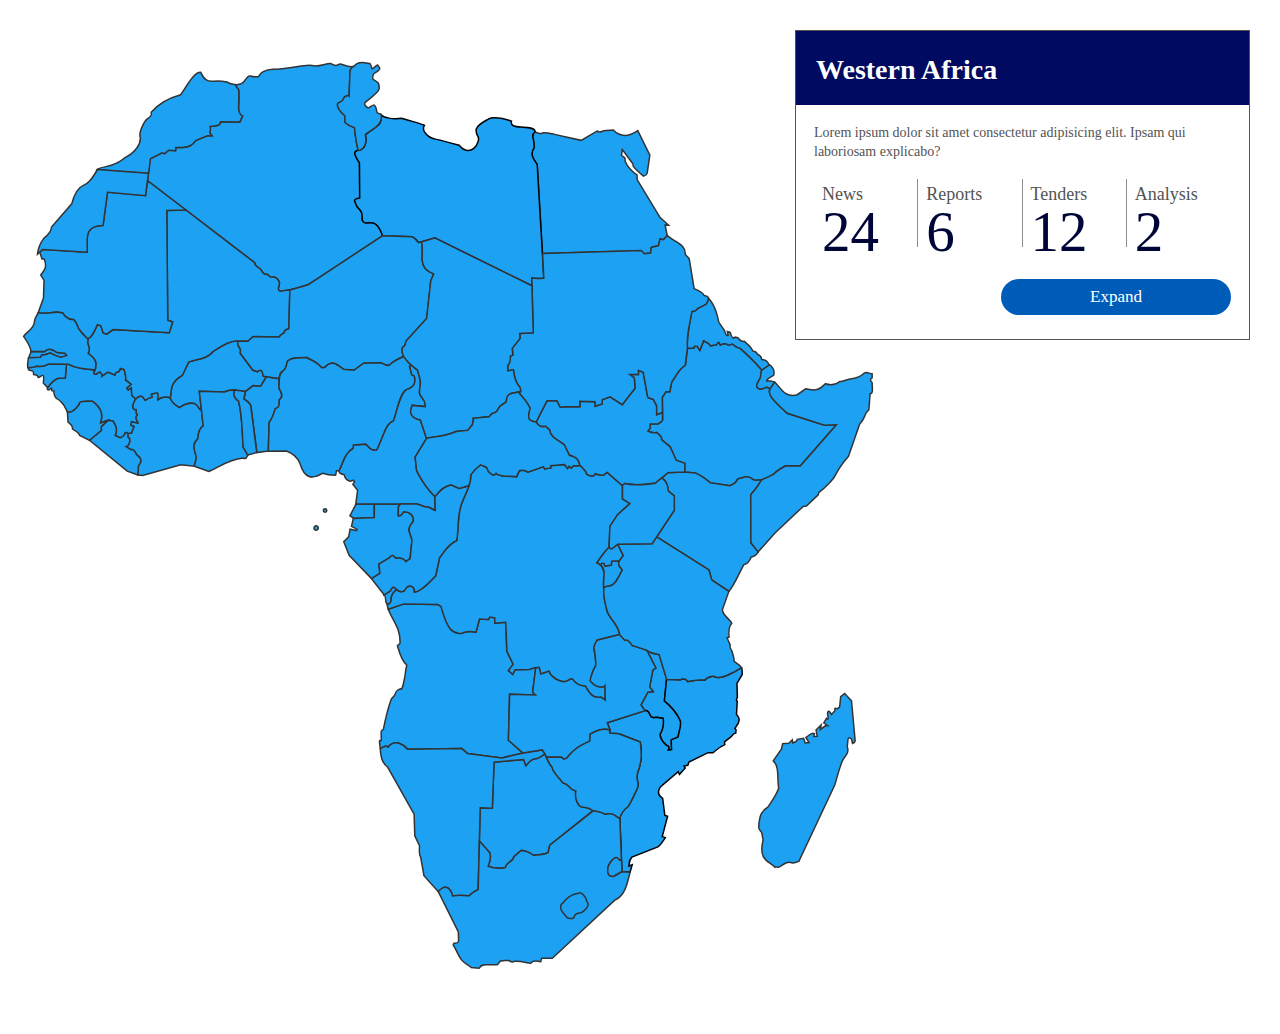
<file: 3.tour-africa/poc-1.html>
<!DOCTYPE html>
<html lang="en">
  <head>
    <meta charset="UTF-8" />
    <meta
      http-equiv="X-UA-Compatible"
      content="IE=edge"
    />
    <meta
      name="viewport"
      content="width=device-width, initial-scale=1.0"
    />
    <title>Document</title>
    <style>
      * {
        margin: 0;
        padding: 0;
      }
      #Skala {
        display: none;
      }
      #mapsection {
        width: 70%;
        height: auto;
        fill: #ccc;
        stroke: #333;
        stroke-width: 2;
      }
      .active-region {
        fill: orange;
      }
      #malic {
        /* fill: brown; */
      }

      #Benin {
        /* fill: url("maps/Flag_of_Benin.svg"); */
        /* fill: #00baba; */
      }

      #Nigeria {
        /* fill: yellow; */
      }

      #Zimbabwe {
        /* fill: brown; */
      }

      #Zambia {
        /* fill: green; */
      }

      #Somalia {
        /* fill: darkseagreen; */
      }

      #Mali {
        /* fill: gray; */
      }

      path {
        fill: #1da1f2;
      }
      path:hover {
        fill: purple;
        stroke: red;
        stroke-width: 3px;
        transition: fill 0.4s;
      }

      /* --- Region Details Section --- */
      .region-details-wrapper {
        width: 453px;
        position: absolute;
        right: 30px;
        top: 30px;
        border: 1px solid #535353;
        font-family: Cambria, Cochin, Georgia, Times, "Times New Roman", serif;
      }

      .region-details-wrapper .region-name {
        padding: 24px 20px 20px 20px;
        background-color: #000a61;
        font-size: 28px;
        line-height: 30px;
        color: white;
      }

      .region-info {
        padding: 18px 18px 24px 18px;
      }

      .region-text {
        font-size: 14px;
        line-height: 19px;
        margin-bottom: 18px;
        color: #535353;
      }

      .region-data {
        display: grid;
        grid-template-columns: repeat(4, 1fr);
      }

      .region-stats {
        border-right: 1px solid #8c8c8c;
        padding-left: 0.5rem;
      }

      .region-stats:last-child {
        border-right: none;
      }
      .region-stats p {
        font-size: 18px;
        color: #535353;
        line-height: 30px;
      }

      .region-stats h1 {
        font-size: 57px;
        color: #000538;
        line-height: 30px;
        font-weight: 300;
        margin-top: 0.5rem;
      }

      .button {
        width: 214px;
        background-color: #005cb9;
        margin-left: auto;
        border-radius: 89px;
        padding: 0.5rem;
        text-align: center;
        color: white;
        font-size: 17px;
        margin-top: 2rem;
      }
    </style>
  </head>
  <body>
    <svg
      xmlns:dc="http://purl.org/dc/elements/1.1/"
      xmlns:cc="http://creativecommons.org/ns#"
      xmlns:rdf="http://www.w3.org/1999/02/22-rdf-syntax-ns#"
      xmlns:svg="http://www.w3.org/2000/svg"
      xmlns="http://www.w3.org/2000/svg"
      xmlns:sodipodi="http://sodipodi.sourceforge.net/DTD/sodipodi-0.dtd"
      xmlns:inkscape="http://www.inkscape.org/namespaces/inkscape"
      version="1.1"
      id="mapsection"
      x="0px"
      y="0px"
      width="200px"
      height="230px"
      viewBox="0 0 1200 1230"
      enable-background="new 0 0 1200 1230"
      xml:space="preserve"
      inkscape:version="0.48.1 "
      sodipodi:docname="Blank_Map-Africa.svg"
    >
      <defs id="defs125"></defs>

      <g id="g3248">
        <g
          transform="translate(-111.5439,-93.00714)"
          id="Skala"
        >
          <path
            d="m 275.82,1192.493 h 244.314 v -13.557"
            id="path6"
            inkscape:connector-curvature="0"
            style="
              fill: none;
              stroke: #000000;
              stroke-width: 3;
              stroke-linecap: round;
            "
          />
          <path
            d="m 428.251,1192.869 v 12.804"
            id="path8"
            inkscape:connector-curvature="0"
            style="
              fill: none;
              stroke: #000000;
              stroke-width: 3;
              stroke-linecap: round;
            "
          />
          <path
            d="m 275.802,1178.665 v 27.729"
            id="path10"
            inkscape:connector-curvature="0"
            style="
              fill: none;
              stroke: #000000;
              stroke-width: 3;
              stroke-linecap: round;
            "
          />
          <text
            transform="translate(427.3024,1227.0757)"
            font-size="18.1997"
            id="text12"
            style="font-size: 18.1996994px; font-family: ArialMT"
          ></text>

          <text
            transform="translate(427.3024,1227.0757)
            "
            font-size="18.1997"
            id="text14"
            style="
              font-size: 18.1996994px;
              fill: none;
              stroke: #000000;
              stroke-width: 1.33210003;
              stroke-linecap: round;
              font-family: ArialMT;
            "
          ></text>

          <text
            transform="translate(394.9289,1227.0757)"
            font-size="18.1997"
            id="text16"
            style="font-size: 18.1996994px; font-family: ArialMT"
          >
            1000 km
          </text>

          <text
            transform="translate(394.9289,1227.0757)"
            font-size="18.1997"
            id="text18"
            style="
              font-size: 18.1996994px;
              fill: none;
              stroke: #000000;
              stroke-width: 1.33210003;
              stroke-linecap: round;
              font-family: ArialMT;
            "
          >
            1000 km
          </text>

          <text
            transform="translate(464.7326,1227.0757)"
            font-size="18.1997"
            id="text20"
            style="font-size: 18.1996994px; font-family: ArialMT"
          ></text>

          <text
            transform="translate(464.7326,1227.0757)"
            font-size="18.1997"
            id="text22"
            style="
              font-size: 18.1996994px;
              fill: none;
              stroke: #000000;
              stroke-width: 1.33210003;
              stroke-linecap: round;
              font-family: ArialMT;
            "
          ></text>

          <text
            transform="translate(505.1306,1171.9204)"
            font-size="18.2"
            id="text24"
            style="font-size: 18.20000076px; font-family: ArialMT"
          ></text>

          <text
            transform="translate(505.1306,1171.9204)"
            font-size="18.2"
            id="text26"
            style="
              font-size: 18.20000076px;
              fill: none;
              stroke: #000000;
              stroke-linecap: round;
              font-family: ArialMT;
            "
          ></text>

          <text
            transform="translate(475.2844,1171.9204)"
            font-size="18.2"
            id="text28"
            style="font-size: 18.20000076px; font-family: ArialMT"
          >
            1000 mi
          </text>

          <text
            transform="translate(475.2844,1171.9204)"
            font-size="18.2"
            id="text30"
            style="
              font-size: 18.20000076px;
              fill: none;
              stroke: #000000;
              stroke-linecap: round;
              font-family: ArialMT;
            "
          >
            1000 mi
          </text>

          <text
            transform="translate(540.0329,1171.9204)"
            font-size="18.2"
            id="text32"
            style="font-size: 18.20000076px; font-family: ArialMT"
          ></text>

          <text
            transform="translate(540.0329,1171.9204)"
            font-size="18.2"
            id="text34"
            style="
              font-size: 18.20000076px;
              fill: none;
              stroke: #000000;
              stroke-linecap: round;
              font-family: ArialMT;
            "
          ></text>

          <text
            transform="translate(263.2526,1171.6792)"
            font-size="18.2"
            id="text36"
            style="font-size: 18.20000076px; font-family: ArialMT"
          ></text>

          <text
            transform="translate(263.2526,1171.6792)"
            font-size="18.2"
            id="text38"
            style="
              font-size: 18.20000076px;
              fill: none;
              stroke: #000000;
              stroke-linecap: round;
              font-family: ArialMT;
            "
          ></text>

          <text
            transform="translate(260.7199,1171.6792)"
            font-size="18.2"
            id="text40"
            style="font-size: 18.20000076px; font-family: ArialMT"
          >
            0
          </text>

          <text
            transform="translate(260.7199,1171.6792)"
            font-size="18.2"
            id="text42"
            style="
              font-size: 18.20000076px;
              fill: none;
              stroke: #000000;
              stroke-linecap: round;
              font-family: ArialMT;
            "
          >
            0
          </text>

          <text
            transform="translate(270.8415,1171.6792)"
            font-size="18.2"
            id="text44"
            style="font-size: 18.20000076px; font-family: ArialMT"
          ></text>

          <text
            transform="translate(270.8415,1171.6792)"
            font-size="18.2"
            id="text46"
            style="
              font-size: 18.20000076px;
              fill: none;
              stroke: #000000;
              stroke-linecap: round;
              font-family: ArialMT;
            "
          ></text>

          <text
            transform="translate(262.9289,1225.6577)"
            font-size="18.2"
            id="text48"
            style="font-size: 18.20000076px; font-family: ArialMT"
          ></text>

          <text
            transform="translate(262.9289,1225.6577)"
            font-size="18.2"
            id="text50"
            style="
              font-size: 18.20000076px;
              fill: none;
              stroke: #000000;
              stroke-width: 1.38680005;
              stroke-linecap: round;
              font-family: ArialMT;
            "
          ></text>

          <text
            transform="translate(260.3962,1225.6577)"
            font-size="18.2"
            id="text52"
            style="font-size: 18.20000076px; font-family: ArialMT"
          >
            0
          </text>

          <text
            transform="translate(260.3962,1225.6577)"
            font-size="18.2"
            id="text54"
            style="
              font-size: 18.20000076px;
              fill: none;
              stroke: #000000;
              stroke-width: 1.38680005;
              stroke-linecap: round;
              font-family: ArialMT;
            "
          >
            0
          </text>

          <text
            transform="translate(270.5182,1225.6577)"
            font-size="18.2"
            id="text56"
            style="font-size: 18.20000076px; font-family: ArialMT"
          ></text>

          <text
            transform="translate(270.5182,1225.6577)"
            font-size="18.2"
            id="text58"
            style="
              font-size: 18.20000076px;
              fill: none;
              stroke: #000000;
              stroke-width: 1.38680005;
              stroke-linecap: round;
              font-family: ArialMT;
            "
          ></text>
        </g>

        <path
          inkscape:connector-curvature="0"
          d="m 726.4901,264.61086 131.972,-3.938 4.251,4.202 8.712,-1.1 0.901,-7.354 9.664,-2.669 2.046,-9.053 4.243,1.397 5.338,-5.569 -2.888,-14.259 4.618,0.163 -11.233,-10 -30.812,-50.892 -0.139,-6.177 c -7.291,-4.78 -12.686,-10.826 -15.942,-18.296 l -0.286,-4.743 -4.65,-3.384 1.214,-7.527 13.813,18.46 c 1.236,1.424 -0.153,2.448 0.962,3.993 3.61,4.999 9.826,10.041 13.49,12.969 1.871,-0.629 4.065,-0.183 4.994,-3.958 l 3.603,-23.974 -16.197,-33 c -10.937,7.653 -21.873,10.712 -32.811,-0.68 l -13.366,1.024 c -3.054,1.313 -6.305,3.313 -8.068,0.107 l -21.565,12.601 -35.713,-7.956 c -5.366,-1.103 -11.091,-2.92 -15.52,-2.146 -4.543,2.772 -7.775,0.63 -11.006,-1.522 -1.838,3.193 -3.775,6.423 -2.013,8.308 l 1.444,13.004 c -3.161,5.095 -6.078,10.318 3.912,22.318 l 7.032,119.651 z"
          id="Aegypten"
        />
        <g
          transform="translate(-111.5439,-93.00714)"
          id="Aequatorialguinea"
        >
          <path
            inkscape:connector-curvature="0"
            id="path64"
            d="m 612.765,710.968 -27.136,1.311 -5.428,-3.556 8.142,-15.627 24.235,-0.281 0.187,18.153 z"
          />

          <path
            inkscape:connector-curvature="0"
            id="path66"
            d="m 537.873,725.206 c 10e-4,1.625 -1.315,2.942 -2.94,2.942 -1.625,0 -2.942,-1.317 -2.941,-2.942 -10e-4,-1.625 1.316,-2.942 2.941,-2.942 1.625,0 2.941,1.317 2.94,2.942 z"
          />

          <path
            inkscape:connector-curvature="0"
            id="path68"
            d="m 549.275,701.8 c 0,1.293 -1.048,2.341 -2.34,2.341 -1.293,0 -2.341,-1.048 -2.341,-2.341 0,-1.293 1.048,-2.341 2.341,-2.341 1.292,0.001 2.34,1.048 2.34,2.341 l 0,0 z"
          />
        </g>

        <path
          inkscape:connector-curvature="0"
          d="m 1120.0081,494.08686 -48.203,55.006 -18.834,-0.339 c -2.325,0.646 -11.042,6.008 -16.048,10.415 -4.104,3.615 -10.431,5.723 -16.906,8.67 -3.84,0.021 -8.502,1.414 -11.19,-0.484 -6.303,-6.109 -13.517,-3.117 -20.652,-0.893 -2.358,4.343 -5.578,7.823 -10.94,9.162 l -25.762,-4.006 c -5.832,-4.949 -12.258,-9.542 -20.235,-13.204 l -14.316,-0.992 0.01,-11.635 -11.261,-4.121 -8.14,-18.588 -11.681,-9.344 c 2.178,-3.487 -3.54,-6.367 -6.447,-9.464 -3.954,0.891 -7.908,0.084 -11.862,-2.042 l 3.479,-4.182 -0.212,-5.382 10.263,0.186 c 2.241,-1.407 4.72,-1.945 6.36,-5.554 l -0.293,-30.159 4.883,-7.681 5.135,0.188 2.342,-12.869 c 6.179,-7.601 8.366,-16.882 18.558,-22.793 l 2.674,-22.31 8.163,-0.235 1.133,-2.656 3.963,0.069 3.395,5.644 4.889,-12.97 c 3.23,2.078 7.45,2.158 9.34,6.728 l 8.24,-1.612 1.392,-2.637 1.478,-0.316 1.989,3.504 c 2.612,-1.554 5.858,-3.209 10.048,-0.496 1.213,0.518 2.627,0.789 5.75,-1.028 3.302,1.783 5.305,5.421 9.979,5.243 10.551,9.213 20.777,18.796 29.83,29.721 -0.816,0.771 -1.186,3.688 -1.787,10.276 l -3.906,7.008 c -3.147,5.169 0.662,9.728 6.656,7.581 l 5.264,-2.023 5.284,2.163 c -6.379,7.354 8.807,20.158 22.495,32.946 l 49.414,15.789 16.272,-0.284 z"
          id="Aethopien"
        />
        <path
          inkscape:connector-curvature="0"
          d="m 200.9831,137.55886 16.029,-7.986 3.31,1.183 5.49,-4.77 9.218,0.845 0.499,-4.261 c 19.079,0.933 23.04,-4.17 26.409,-9.285 l 15.974,-6.582 5.898,0.185 -3.088,-4.086 0.813,-3.23 -0.129,-5.348 c 6.247,-0.818 13.951,0.185 13.998,-6.35 l 25.844,0.359 3.587,-7.432 c -4.954,-1.818 -5.84,-8.981 -5.177,-16.593 0.493,-5.651 0.046,-18.509 0.046,-18.509 -1.71,-2.063 -3.84,-4.006 -4.333,-6.97 1.382,-0.614 7.868,0.449 11.806,-4.825 2.029,-2.719 4.622,-8.205 8.007,-7.134 3.951,1.252 11.521,2.042 11.984,-0.466 0.495,-2.683 7.83,-8.587 18.422,-8.552 19.401,0.063 44.467,-7.318 52.658,-4.919 8.19,2.399 18.858,-3.188 23.594,-2.884 4.769,0.306 6.207,5.508 12.713,1.082 2.432,-1.654 11.213,5.226 19.582,2.789 0,0 -4.997,2.219 -5.279,7.349 -0.434,7.901 -1.166,32.494 -1.166,32.494 -0.831,-1.329 -6.779,-0.332 -7.715,3.682 -1.271,5.454 -7.409,4.043 -7.896,6.799 -0.98,5.546 3.859,10.64 9.56,15.615 1.461,1.275 -0.538,8.339 0.909,9.631 4.415,3.939 12.241,6.621 12.241,6.621 1.817,18.073 5.035,30.554 5.035,30.554 -8.282,0.554 -3.856,8.241 1.721,16.447 l 0.348,47.01 c 0,0 -7.481,1.517 -6.965,3.445 1.16,4.329 1.432,7.529 6.898,12.396 3.51,3.123 3.575,8.393 3.272,11.854 -0.349,3.994 3.681,5.804 4.734,5.778 8.208,-0.198 15.146,-4.193 22.922,17.245 l -98.328,64.618 c -14.593,6.285 -38.629,10.045 -39.456,9.681 -5.482,-2.411 0.872,-8.447 -0.967,-12.484 -1.841,-4.043 -4.061,-7.083 -10.309,-6.406 -3.324,0.36 -5.068,-3.915 -6.384,-3.697 -5.32,0.881 -6.675,-5.164 -7.851,-6.239 -4.666,-4.269 -9.299,-5.51 -8.238,-9.39 l -143.694,-109.537 3.454,-29.727 z"
          id="Algerien"
        />
        <g
          transform="translate(-111.5439,-93.00714)"
          id="Angola"
        >
          <path
            inkscape:connector-curvature="0"
            id="path73"
            d="m 620.675,1020.46 c 3.59,-0.953 7.473,-5.715 10.694,-1.889 3.199,-3.956 12.082,-11.785 26.44,2.873 l 72.149,-0.987 7.729,6.738 45.478,5.883 28.766,-6.477 -19.444,-17.353 1.488,-61.456 34.695,1.03 -3.771,-4.022 4.086,-32.499 c -0.467,0.117 -1.002,-0.121 -1.457,0.044 -8.363,3.047 -17.254,2.343 -26.225,2.522 l -3.118,6.113 -5.688,-4.792 6.342,-8.448 -8.562,-17.347 -1.308,-38.929 -14.822,1.052 0.005,-7.029 -6.585,-0.963 -1.729,3.127 -12.104,-0.623 -4.598,17.622 c -6.009,-1.083 -11.558,-2.562 -20.559,1.988 -7.952,-2.557 -15.151,3.402 -26.407,-36.529 l -4.259,-2.545 -45.582,-0.734 -20.738,7.119 c 5.194,14.939 16.164,23.424 15.793,45.519 l -3.566,3.42 c 2.944,9.978 5.57,20.415 12.124,25.179 0.646,2.794 -0.769,4.825 -0.952,6.924 -0.672,7.678 -4.708,29.441 -6.48,25.562 0,0 -7.309,1.597 -7.964,7.482 -0.319,2.867 -3.857,3.272 -5.172,6.806 -3.676,9.879 -7.55,25.549 -10.342,39.794 -0.324,1.65 -2.477,0.926 -2.742,2.5 -0.767,4.536 0.086,7.759 -0.199,12.572 -0.086,1.439 -1.915,-0.972 -2.269,0.809 -0.435,2.2 1.337,8.436 0.853,9.944 z"
          />
          <path
            inkscape:connector-curvature="0"
            id="path75"
            d="m 625.866,814.648 8.047,-4.866 c 3.37,-7.915 6.122,-5.619 8.796,-2.059 -3.421,3.088 -6.973,6.073 -7.307,11.561 0.808,7.608 -2.723,6.972 -5.231,8.277 -1.113,-2.065 -2.697,-4.037 -2.146,-6.435 -0.067,-2.268 -0.035,-4.553 -2.159,-6.478 z"
          />
        </g>
        <a
          xlink:title="Benin"
          href="https://en.wikipedia.org/wiki/Benin"
          id="Benin"
          target="_blank"
        >
          <path
            inkscape:connector-curvature="0"
            d="m 359.3611,529.05186 -15.311,2.049 -7.908,-61.994 c -1.011,-4.727 -5.704,-6.821 -9.287,-9.71 l 1.899,-10.132 9.921,-7.81 10.343,0.422 7.599,-12.242 17.097,2.744 0.106,13.556 c 4.85,5.211 3.97,12.205 0.312,14.397 0.334,6.527 -0.856,11.939 -5.194,11.793 -2.627,7.06 -4.868,15.535 -8.611,18.502 l -0.966,38.425 z"
            id="Benin"
          />
        </a>
        <a
          xlink:title="Botsuana"
          href="https://en.wikipedia.org/wiki/Botsuana"
          id="Botsuana"
          target="_blank"
        >
          <path
            inkscape:connector-curvature="0"
            d="m 729.9821,935.02186 -10.629,5.971 c -10.491,0.061 -11.139,6.235 -15.068,9.555 l -2.956,-8.311 -39.729,3.481 -2.265,61.54004 -16.272,-0.382 -1.096,44.416 c 4.444,5.455 10.449,11.396 13.457,15.37 2.931,3.87 1.058,11.428 -1.788,18.487 7.871,3.331 15.508,3.494 23.086,1.524 1.127,-2.99 2.672,-5.145 4.715,-6.305 3.285,-1.887 5.992,-4.293 7.001,-8.228 l 9.899,-8.256 c 6.102,0.532 10.795,2.953 15.558,6.444 10.09,0.14 16.091,-1.696 20.278,-3.827 l 1.957,-9.3 58.094,-46.425 c -7.313,-5.316 -10.963,-4.104 -15.139,-5.082 -4.207,-0.984 -9.396,-8.46004 -8,-21.31304 -4.028,-0.793 -6.607,-3.037 -8.82,-5.646 -2.528,-4.236 -5.831,-3.829 -8.769,-5.613 -4.553,-6.331 -12.927,-14.461 -13.571,-19.349 -0.312,-2.371 -1.56,-2.244 -3.336,-4.885 -2.051,-3.045 -4.751,-10.126 -6.607,-13.866 z"
            id="Botsuana"
          />
        </a>
        <a
          xlink:title="Burundi"
          href="https://en.wikipedia.org/wiki/Burundi"
          id="Burundi"
          target="_blank"
        >
          <path
            inkscape:connector-curvature="0"
            d="m 803.6511,681.39986 2.431,-2.283 2.946,0.146 1.473,4.125 8.249,-1.62 0.441,-5.156 10.312,-0.589 c -3.407,5.925 1.67,9.157 3.83,12.152 -6.907,16.138 -12.787,21.808 -18.127,22.071 -7.077,0.031 -6.15,2.623 -6.915,4.886 -0.513,-7.175 -0.141,-13.867 0.311,-19.741 0.551,-7.184 -1.839,-12.474 -4.951,-13.991 z"
            id="Burundi"
          />
        </a>
        <a
          xlink:title="Burkina_Faso"
          href="https://en.wikipedia.org/wiki/Burkina_Faso"
          id="Burkina_Faso"
          target="_blank"
        >
          <path
            inkscape:connector-curvature="0"
            d="m 269.7101,474.43286 c -3.183,-0.431 -4.305,-4.709 -6.909,-7.177 -5.133,-4.863 -14.828,-1.249 -22.559,3.521 -9.415,-4.705 -10.691,-8.942 -12.426,-12.849 1.884,-5.081 0.601,-11.758 3.156,-17.157 2.281,-4.823 6.25,-9.287 13.211,-13.115 l 8.501,-17.823 c 7.296,-2.412 13.922,-3.33 19.633,-5.342 5.494,-1.936 10.441,-5.102 13.452,-9.146 10.884,-6.722 24.395,-15.341 32.741,-13.208 -0.116,2.738 -0.128,5.455 1.561,7.833 2.83,1.922 2.228,5.108 1.65,8.285 l 16.82,22.614 6.406,2.13 c 0.936,-1.068 5.508,-6.714 7.764,5.734 l 3.814,0.816 -7.359,12.411 -10.426,-0.552 -10.035,7.834 -15.108,-1.794 c -8.685,-0.15 -9.48,1.54 -13.179,2.553 l -33.53,-0.958 2.822,25.39 z"
            id="Burkina_Faso"
          />
        </a>
        <a
          xlink:title="Demokratische_Republik_Kongo"
          href="https://en.wikipedia.org/wiki/Democratic_Republic_of_the_Congo"
          id="Demokratische_Republik_Kongolic"
          target="_blank"
        >
          <path
            inkscape:connector-curvature="0"
            d="m 628.0061,575.85086 c -2.924,8.719 -6.41,14.906 -10.053,24.391 -4.778,12.44 -3.716,31.616 -6.152,48.579 -12.636,5.728 -16.636,14.911 -23.103,23.106 l -5.042,24.127 c -9.122,8.927 -17.609,20.394 -28.599,21.853 -0.668,-13.458 -12.326,-6.99 -13.608,-1.691 -5.552,3.668 -7.364,-0.144 -10.501,-1.306 -4.012,2.888 -6.919,6.327 -6.959,11.2 0.565,7.784 -2.972,7.364 -5.53,8.9 l 1.496,5.934 20.842,-7.131 45.581,0.818 4.23,2.473 c 10.361,38.416 18.766,34.628 26.198,36.502 11.58,-4.846 14.677,-2.151 20.834,-2.178 l 4.476,-17.472 12.168,0.686 1.556,-3.188 6.758,1.053 0.103,7.062 14.669,-1.074 1.525,38.683 8.365,17.41 -6.382,8.647 5.815,4.917 3.108,-6.221 19.238,-0.341 6.976,-2.339 6.035,-0.108 2.186,8.598 11.216,-3.706 c 0.603,2.583 1.713,4.473 3.193,5.857 3.64,3.402 10.445,8.086 16.512,8.18 4.276,0.065 7.718,-4.329 11.464,-3.541 5.108,7.083 11.16,9.136 17.498,9.662 4.711,7.307 7.876,16.159 21.271,14.782 l 5.246,3.646 -0.373,-18.698 c -9.303,2.99 -14.946,-1.338 -19.754,-7.339 0.949,-7.38 3.934,-14.081 7.332,-20.645 0.297,-7.589 -0.726,-14.579 -2.589,-22.179 -0.408,-1.664 1.763,-7.865 4.533,-11.496 l 30.167,-7.387 c -3.123,-16.906 -14.109,-20.339 -17.261,-32.307 -3.857,-14.649 -5.742,-32.213 -3.688,-49.347 -0.571,-8.021 -4.244,-12.268 -9.549,-14.527 l 9.001,-12.896 7.292,-8.002 1.131,-28.029 10.226,-15.525 16.454,-14.81 -9.923,-6.454 0.05,-17.679 -20.555,-17.432 c -1.835,0.172 -2.684,1.987 -3.969,3.073 -4.141,1.288 -7.954,-0.704 -11.912,-1.244 -2.13,4.768 -10.908,2.265 -11.945,-0.456 -0.303,-0.793 0.386,-2.391 -0.813,-2.837 -2.59,-3.497 -5.258,-5.86 -7.849,-8.064 l -8.559,0.415 -2.787,3.207 -3.149,-2.61 -1.961,3.064 -4.095,-5.354 -18.48,1.604 0.007,2.978 -8.225,1.513 -1.3,-3.161 -20.962,7.428 c -5.869,-4.257 -8.025,-1.945 -11.463,-2.087 l -3.69,8.031 c -17.411,-0.658 -24.684,-0.665 -27.553,-4.545 -5.513,6.072 -6.854,-1.412 -10.23,-2.277 -1.907,-8.876 -6.953,-6.244 -10.465,-9.238 -6.499,4.362 -10.047,8.725 -13.087,13.086 0.04,6.07 -0.926,11.136 -2.637,15.456 z"
            id="Demokratische_Republik_Kongo"
          />
        </a>
        <a
          xlink:title="Dschibuti"
          href="https://en.wikipedia.org/wiki/Dschibuti"
          id="Dschibuti"
          target="_blank"
        >
          <path
            inkscape:connector-curvature="0"
            d="m 1029.8601,413.43086 -9.844,7.346 c -1.705,4.956 -0.769,8.946 -2.163,11.304 -5.647,9.551 -4.932,10.292 -3.179,12.409 2.362,2.853 8.584,0.819 11.807,-1.088 l 5.142,2.204 5.729,-8.668 c -3.525,-2.994 -7.052,-1.445 -10.577,-1.616 0.961,-4.318 5.809,-5.305 9.255,-7.493 2.542,-7.866 -2.861,-12.882 -6.17,-14.398 z"
            id="Dschibuti"
          />
        </a>
        <a
          xlink:title="Ivory Coast"
          href="https://en.wikipedia.org/wiki/Ivory_Coast"
          id="Ivory_Coast"
          target="_blank"
        >
          <path
            inkscape:connector-curvature="0"
            d="m 184.7841,561.11186 6.397,0.604 50.845,-14.391 18.244,2.045 2.642,-10.808 c -0.551,-8.646 -7.891,-17.492 2.037,-25.83 0.923,-6.305 0.412,-13.167 7.204,-17.19 l -2.321,-21.263 c -2.795,0.06 -3.962,-2.841 -5.427,-5.358 -3.256,-5.599 -14.175,-4.938 -24.264,1.949 -4.804,-3.398 -10.401,-5.737 -12.281,-13.033 -6.741,-2.486 -11.99,-1.135 -16.329,2.56 l 0.785,-7.274 c -1.057,-2.765 -4.852,-1.97 -9.316,-0.305 -1.125,0.127 -0.337,1.894 0.925,4.064 -1.636,0.619 -3.272,0.709 -4.908,1.021 -1.139,1.401 -2.781,2.886 -4.601,3.267 -4.572,-8.012 -7.223,-6.504 -12.656,-2.1 -1.861,1.51 -3.079,5.159 -3.84,8.345 -0.856,3.59 0.68,7.055 4.597,6.553 l -0.364,4.836 c 2.794,1.25 2.192,1.747 -0.409,4.485 -1.175,1.236 3.295,6.898 2.764,8.234 l -8.584,-1.707 c -0.229,1.354 -0.531,3.301 -0.655,4.796 l 4.039,1.729 -3.155,8.399 c 0.412,0.658 -3.815,0.233 -4.853,0.375 l 0.063,5.26 c 4.386,1.181 1.99,11.455 -2.127,13.127 l 6.037,3.791 c 1.329,-1.041 5.058,-0.131 7.479,6.476 0,0 6.02,3.783 5.889,8.547 -0.104,3.779 -2.657,4.381 -3.348,7.31 l -0.509,11.486 z"
            id="Ivory Coast"
          />
        </a>
        <a
          xlink:title="Eritrea"
          href="https://en.wikipedia.org/wiki/Eritrea"
          id="Eritrea"
          target="_blank"
        >
          <path
            inkscape:connector-curvature="0"
            d="m 942.4451,381.54986 c 3.072,2.102 6.144,1.836 9.215,6.648 l 8.16,-1.634 1.589,-2.559 1.346,-0.358 1.807,3.366 c 4.121,-2.184 7.837,-2.274 10.453,-0.209 1.595,1.258 3.942,-0.491 5.653,-1.127 3.182,2.578 6.339,5.404 9.788,5.305 11.202,9.257 20.86,19.286 29.854,29.647 l 9.696,-6.759 c -1.396,-3.702 -3.249,-7.092 -9.823,-7.252 -0.326,-2.979 -1.586,-5.625 -5.766,-7.228 -0.888,-3.579 -3.965,-3.509 -6.389,-4.527 -2.044,-5.688 -7.026,-8.804 -11.115,-12.702 -4.61,1.083 -6.739,-1.971 -8.921,-4.935 l -3.504,-0.684 -2.509,1.541 c -2.622,-2.156 -3.337,-5.13 -4.068,-8.097 l -3.756,-1.002 0.954,5.206 c -2.272,1.391 -3.517,-2.362 -4.702,-6.407 l -7.649,-11.106 c -4.988,-23.246 -9.339,-26.095 -13.799,-32.443 -1.23,2.892 -1.443,6.407 -3.464,7.984 l -11.255,5.858 c -1.818,3.158 -4.633,4.092 -7.625,4.061 -4.216,20.118 -6.443,33.103 -6.242,49.436 l 8.676,-0.012 0.841,-2.807 4.007,0.225 3.302,5.228 5.246,-12.657 z"
            id="Eritrea"
          />
        </a>
        <a
          xlink:title="Gabun"
          href="https://en.wikipedia.org/wiki/Gabon"
          id="Gabun"
          target="_blank"
        >
          <path
            inkscape:connector-curvature="0"
            d="m 497.6751,699.92586 -30.107,-31.152 -7.179,-18.34 6.617,-6.352 1.853,-10.322 8.469,1.853 c 0.487,-0.507 1.248,-0.876 0.794,-1.853 l -7.349,-3.767 2.32,-10.525 28.193,-1.446 0.126,-18.139 h 34.936 l -2.708,3.814 -0.313,11.833 c 3.153,1.203 5.258,-1.399 7.301,-5.139 5.37,-0.836 15.228,4.015 12.549,13.278 -4.474,5.031 -6.51,9.717 -4.913,13.996 1.176,3.151 2.59,6.212 3.496,10.883 l -2.708,24.646 -5.619,4.063 c -2.525,-4.172 -7.185,-5.676 -13.701,-4.857 -2.004,-2.51 -3.971,-5.716 -7.77,-0.652 l -14.572,8.966 1.262,12.049 -10.977,7.163 z"
            id="Gabun"
          />
        </a>
        <a
          xlink:title="Gambia"
          href="https://en.wikipedia.org/wiki/Gambia"
          target="_blank"
          id="Gambia"
        >
          <path
            inkscape:connector-curvature="0"
            d="m 41.5001,395.95586 h 18.351 c 3.958,-5.287 9.788,-3.556 16.43,1.217 l 10.595,0.785 2.336,3.003 -7.674,2.669 c -5.252,-1.122 -9.991,-3.143 -14.347,-5.835 -3.075,1.823 -6.592,2.912 -11.01,2.498 l -2.002,3.337 -15.945,0.667 3.266,-8.341 z"
            id="Gambia"
          />
        </a>
        <a
          xlink:title="Ghana"
          href="https://en.wikipedia.org/wiki/Ghana"
          target="_blank"
          id="Ghana"
        >
          <path
            inkscape:connector-curvature="0"
            d="m 331.9141,534.41186 c -1.602,2.134 -1.801,6.604 -6.232,4.02 -22.004,2.672 -30.687,12.004 -46.03,18.006 l -19.405,-7.101 2.642,-10.809 c -0.551,-8.646 -7.891,-17.491 2.037,-25.829 0.923,-6.306 0.412,-13.168 7.204,-17.19 l -5.158,-46.533 33.509,1.036 c 4.459,-2.36 9.205,-2.712 14.004,-2.693 -2.631,5.257 -1.229,10.261 5.146,14.954 5.15,21.002 4.51,41.177 6.124,61.674 l 6.159,10.465 z"
            id="Ghana"
          />
        </a>
        <a
          xlink:title="Guinea"
          href="https://en.wikipedia.org/wiki/Guinea"
          target="_blank"
          id="Guinea"
        >
          <path
            inkscape:connector-curvature="0"
            d="m 63.6491,444.31786 c -0.577,1.798 -0.43,2.689 1.907,2.693 0.944,1.132 4.272,-6.859 3.76,1.205 l 2.974,0.318 c -1.008,4.479 2.043,9.98 4.953,10.973 3.746,1.278 5.817,5.614 7.876,7.528 l 5.083,9.354 c 3.5,2.385 8.323,0.651 15.854,-9.505 -0.82,-3.385 3.856,-5.188 17.836,-4.312 11.451,8.251 14.884,17.877 10.614,28.823 5.122,-1.237 7.987,-4.729 16.526,-2.548 4.257,5.364 6.892,11.284 3.352,19.321 4.715,1.761 6.416,6.938 12.999,-1.782 -0.449,-1.999 1.177,-2.72 3.247,-1.185 1.253,0.93 3.347,-0.481 5.323,0.009 l 3.478,-8.96 -4.263,-1.721 0.813,-4.708 8.714,1.772 c -0.667,-3.212 -5.009,-7.391 -1.792,-9.581 1.441,-1.483 0.775,-2.644 -0.688,-3.681 l 0.181,-4.106 c -8.45,-1.011 -3.627,-10.36 -0.711,-15.099 l -5.179,-4.707 -0.595,-10.358 -4.27,3.148 -1.598,-2.386 5.703,-5.217 -7.7,-5.851 c 1.272,-4.097 -0.444,-9.01 -1.84,-14.121 l -5.422,-1.179 c 0.084,2.334 -0.725,4.101 -3.106,4.866 -2.033,-0.611 -3.279,0.689 -3.74,3.896 l -9.609,-3.977 -7.629,5.531 c 0.967,-2.479 -1.51,-3.95 -3.068,-5.798 l -4.207,2.826 c -3.287,1.106 -3.699,-0.661 -3.66,-2.881 0.676,-0.721 1.521,-1.273 1.779,-2.411 -11.867,-1.843 -24.297,-1.103 -35.146,-7.634 l -3.402,-0.019 -1.478,18.409 -9.264,0.246 c -9.053,3.294 -13.51,11.725 -14.605,12.809 z"
            id="Guinea"
          />
        </a>
        <a
          xlink:title="Guinea-Bissau"
          href="https://en.wikipedia.org/wiki/Guinea-Bissau"
          target="_blank"
          id="Guinea-Bissau"
        >
          <path
            inkscape:connector-curvature="0"
            d="m 37.4161,417.46186 1.124,3.087 c 2.326,1.593 6.705,-1.555 6.442,6.01 2.116,1.105 4.733,-1.127 6.251,3.962 2.596,1.312 9.171,-10.904 6.79,7.327 l 5.837,6.395 c 3.461,-5.396 8.664,-10.805 14.05,-12.736 l 9.53,-0.232 1.601,-18.359 -24.592,-0.084 c -4.998,2.43 -10.134,3.761 -15.579,2.61 -3.47,1.241 -7.086,1.9 -11.454,2.02 z"
            id="Guinea-Bissau"
          />
        </a>
        <a
          xlink:title="Cameroon"
          href="https://en.wikipedia.org/wiki/Cameroon"
          target="_blank"
          id="Cameroon"
        >
          <path
            inkscape:connector-curvature="0"
            d="m 582.9531,608.78886 c -4.477,-1.97 -9.832,-6.433 -12.992,-4.672 l -11.288,-4.027 -22.589,-0.207 h -35.465 l -24.154,0.265 2.451,-18.526 -6.352,-8.205 2.382,-2.911 -1.588,-2.382 -4.234,1.323 c -5.231,-0.649 -7.104,-4.352 -8.331,-8.642 -2.825,-1.062 -6.777,-0.68 -6.755,-5.386 5.941,-10.284 7.232,-24.325 18.829,-30.042 l 0.404,-4.533 16.558,-0.784 c 6.184,3.971 4.209,8.533 14.712,7.201 7.271,-13.125 12.545,-37.237 22.016,-38.272 5.734,-14.116 7.436,-34.146 17.203,-42.347 4.813,-1.72 8.919,-3.762 10.7,-6.859 1.039,-1.809 1.287,-7.657 0.421,-10.331 -0.622,-1.923 -1.819,-0.425 -3.711,-2.924 l -2.842,-10.84 2.301,-1.864 8.746,7.41 c 1.242,6.065 4.265,11.687 3.678,18.209 -0.634,9.487 -4.55,10.844 4.91,21.668 1.611,2.685 1.978,5.524 1.631,8.454 l -17.63,-1.75 c -1.966,4.812 -6.324,15.74 11.047,19.597 l 8.193,24.614 -15.271,25.396 2.129,18.538 c 6.444,11.88 13.91,24.253 24.338,33.865 l 0.553,18.964 z"
            id="Cameroon"
          />
        </a>
        <a
          xlink:title="Kenya"
          href="https://en.wikipedia.org/wiki/Kenya"
          target="_blank"
          id="Kenya"
        >
          <path
            inkscape:connector-curvature="0"
            d="m 1015.5761,664.11086 c -2.197,3.432 -4.604,6.603 -9.435,6.744 -1.799,4.765 -4.121,9.115 -10.103,10.577 -6.587,11.898 -11.596,25.57 -19.824,35.622 l -23.012,-15.42 -3.615,-13.409 -70.107,-44.024 23.074,-35.278 0.492,-19.766 -7.926,-6.533 c -0.984,-7.629 -2.769,-14.523 -9.045,-17.3 l 8.16,-7.133 22.812,-1.031 14.192,1.215 c 4.865,2.514 7.447,2.602 20.319,13.333 l 25.842,3.884 c 4.124,-1.42 7.955,-3.528 10.826,-9.271 6.239,-0.901 12.857,-6.3 20.955,1.4 2.651,0.941 6.895,0.542 11.099,-0.068 -4.82,7.704 -9.888,13.917 -14.921,20.338 l 0.427,64.114 9.79,12.006 z"
            id="Kenya"
          />
        </a>
        <a
          xlink:title="Libya"
          href="https://en.wikipedia.org/wiki/Libya"
          target="_blank"
          id="Libya"
        >
          <path
            style="stroke: #000000; stroke-linecap: round"
            inkscape:connector-curvature="0"
            d="m 510.4281,78.56786 c 0,0 2.498,9.674 -4.972,14.979 -3.758,2.669 -16.044,11.679 -16.044,11.679 1.042,5.499 2.328,19.254 -9.604,21.128 -8.201,1.287 -3.903,7.917 1.581,16.909 l 0.349,46.824 c 0,0 -7.297,1.425 -6.78,3.354 1.16,4.329 1.247,7.437 6.713,12.303 3.51,3.123 3.575,8.763 3.272,12.224 -0.349,3.994 4.144,5.712 5.197,5.687 8.208,-0.199 14.685,-4.102 22.46,17.337 l 38.566,1.188 c 4.494,0.951 9.253,7.835 9.253,7.835 l 22.087,-6.275 130.045,64.3 -0.234,-10.444 c 14.377,1.171 16.028,-0.484 16.028,-0.484 l -8.887,-151.927 c -5.223,-7.167 -10.371,-14.193 -4.092,-22.142 0,0 0.042,-8.431 -1.53,-13.213 -1.636,-4.978 2.852,-8.362 2.852,-8.362 -0.07,-6.441 -12.435,-5.952 -18.94,-6.286 -8.537,-0.438 -14.273,-1.608 -12.787,-8.003 0,0 -22.316,-8.013 -30.953,-2.73 -4.589,2.807 -14.265,7.291 -16.026,13.041 -1.185,3.865 -0.124,6.486 2.18,10.412 4.034,6.873 -9.587,30.471 -25.157,11.586 0,0 -20.452,-5.63 -32.004,-8.155 -11.306,-2.471 -19.107,-12.385 -14.415,-18.386 0.459,-0.586 -30.685,-9.596 -30.685,-9.596 -14.384,2.224 -24.915,-1.982 -27.473,-4.783 z"
            id="Libya"
          />
        </a>
        <a
          xlink:title="Liberia"
          href="https://en.wikipedia.org/wiki/Liberia"
          target="_blank"
          id="Liberia"
        >
          <path
            inkscape:connector-curvature="0"
            d="m 184.6991,561.06486 -14.325,-5.04 -50.466,-41.342 15.974,-13.366 -0.28,-4.779 7.828,-7.563 c 2.329,-1.574 5.16,-0.476 7.84,-0.183 6.723,9.793 4.921,14.398 3.086,19.367 3.814,0.97 6.695,7.318 13.007,-1.747 -0.176,-2.521 1.364,-2.544 3.964,-1.027 v 4.81 c 2.055,0.863 3.559,4.95 1.566,8.688 -1.058,1.982 -1.783,4.016 -4.053,4.423 l 6.593,4.04 c 1.872,-0.318 3.488,-1.709 7.429,6.611 0.847,1.166 10.696,5.297 2.523,15.101 l -0.686,12.007 z"
            id="Liberia"
          />
        </a>
        <a
          xlink:title="Madagaskar"
          href="https://en.wikipedia.org/wiki/Madagaskar"
          target="_blank"
          id="Madagaskar"
        >
          <path
            inkscape:connector-curvature="0"
            d="m 1069.9931,1078.4809 47.992,-102.13904 c 3.67,-11.525 5.846,-23.05 11.263,-34.575 3.674,-4.858 8.334,-9.365 5.401,-16.583 l 1.043,-9.907 c 0.538,-2.994 2.188,-2.932 4.692,-0.521 l 1.47,5.983 c 1.784,-0.566 3.534,-1.174 3.396,-4.143 l -4.865,-52.939 -9.175,-9.944 -5.304,4.393 -1.38,13.589 -3.065,2.696 c -1.61,-0.49 -3.966,-2.918 -3.271,2.586 l -4.551,4.993 c -5.176,-9.601 -5.941,-1.083 -4.54,3.065 -0.137,1.812 0.372,4.914 -2.085,2.086 l -3.708,5.983 5.271,3.923 h -3.128 l -6.778,4.909 1.043,-5.951 -6.779,6.778 1.564,8.343 -4.571,0.184 0.896,-3.739 c -4.223,-2.776 -7.658,3.104 -11.445,5.119 l 4.172,6.778 -5.215,0.521 -2.086,-6.257 -8.405,1.38 c 0.263,2.956 -3.135,3.82 -6.194,4.877 l -0.521,-4.171 -4.692,4.692 -8.19,0.4 -1.596,7.053 -11.07,16.011 c 8.457,7.434 5.03,24.204 7.3,36.5 -3.114,9.919 -9.16,17.491 -14.6,25.55004 -6.326,4.177 -9.182,8.354 -10.144,12.531 -0.923,4.008 -2.866,11.887 -1.692,15.895 1.369,4.677 3.956,3.086 4.072,7.763 l 1.539,7.671 c -7.738,29.794 11.519,29.348 15.668,36.623 1.887,-0.858 4.285,0.602 6.128,-0.393 4.093,-2.208 9.326,-7.662 14.795,-5.85 4.574,1.517 8.006,-0.218 11.345,-1.763 z"
            id="Madagaskar"
          />
        </a>

        <a
          xlink:title="Mali"
          href="https://en.wikipedia.org/wiki/Mali"
          id="malic"
          target="_blank"
        >
          <path
            inkscape:connector-curvature="0"
            d="m 248.8661,206.17086 -25.483,0.686 1.204,147.051 6.721,2.374 -4.711,14.377 -75.104,-4.249 -8.644,6.059 -4.723,-1.744 -3.271,-9.709 -4.294,-1.147 c -8.457,18.489 -9.755,16.338 -12.896,19.501 0.513,1.891 -0.72,3.695 -0.112,5.427 1.903,5.419 3.097,10.916 0.232,13.26 3.912,3.483 8.96,6.256 10.411,11.276 0.279,6.403 -0.07,11.342 -1.793,13.076 -1.707,1.71 0.32,5.697 3.869,2.711 l 3.451,-2.097 c 1.134,1.807 3.636,2.794 3.271,5.502 l 7.605,-5.2 9.287,3.858 c 0.943,-1.423 -0.24,-3.556 3.372,-4.089 1.897,0.052 3.231,-1.304 3.791,-4.596 l 5.098,1.237 c 1.372,4.802 3.044,9.647 2.163,14.127 l 7.523,5.681 -5.746,5.26 1.591,2.402 4.191,-2.794 0.622,10.063 5.294,4.864 c 2.171,-2.154 5.636,-4.87 8.257,-3.509 2.472,1.284 3.623,6.31 5.954,4.74 2.438,-1.641 2.896,-3.176 6.673,-3.171 2.846,0.004 -2.439,-4.915 1.104,-4.813 1.646,0.048 4.218,-1.891 7.063,-1.143 2.728,0.717 -0.664,10.876 1.335,8.695 4.956,-5.407 14.831,-3.313 15.785,-2.104 2.765,-9.899 -2.639,-19.029 16.328,-30.458 l 8.371,-17.632 c 11.159,-4.682 23.137,-2.551 33.397,-14.727 12.899,-8.617 25.79,-15.097 32.756,-13.165 l 13.022,0.014 7.318,-6.245 35.029,0.438 c 0.888,-1.72 1.376,-2.984 6.215,-5.363 0.038,-4.229 3.831,-4.462 6.467,-5.794 l 1.375,-51.91 -13.15,1.896 c -5.193,-3.376 -0.825,-4.452 -0.777,-11.961 -2.961,-6.667 -6.726,-7.67 -10.424,-7.013 -3.248,0.578 -4.71,-4.028 -6.414,-3.681 -2.935,0.598 -6.149,-2.219 -8.096,-6.363 -0.661,-1.409 -2.479,-2.051 -3.708,-2.896 -2.732,-1.876 -5.224,-3.318 -4.517,-6.244 0.004,0.001 -62.547,-47.775 -92.282,-70.758 z"
            id="Mali"
          />
        </a>
        <a
          xlink:title="Malawi"
          href="https://en.wikipedia.org/wiki/Malawi"
          id="Malawi"
          target="_blank"
        >
          <path
            inkscape:connector-curvature="0"
            d="m 882.7691,801.72186 9.959,32.83 -2.939,29.147 c 5.91,5.324 11.79,9.645 20.084,23.483 1.041,1.737 2.131,6.079 1.764,9.561 l -3.609,15.409 -9.016,3.926 0.699,13.48 -4.787,0.073 c 2.466,-6.329 0.105,-5.147 -0.958,-5.531 -6.536,-4.128 -8.985,-10.204 -10.188,-15.653 5.347,-8.23 5.03,-14.844 4.42,-21.206 l -8.847,-1.636 c -6.83,1.669 -8.158,-0.837 -8.817,-3.115 -3.706,-8.681 -5.409,-5.336 -6.769,-5.923 l -5.276,-7.262 9.254,-17.156 7.219,-0.811 -4.913,-6.4 4.302,-22.312 4.096,-3.021 -11.83,-23.379 c 3.439,3.017 7.242,4.044 16.152,5.496 z"
            id="Malawi"
          />
        </a>
        <a
          xlink:title="Morocco"
          href="https://en.wikipedia.org/wiki/Morocco"
          id="Morocco"
          target="_blank"
        >
          <path
            inkscape:connector-curvature="0"
            d="m 198.9331,157.45086 2.576,-19.744 15.475,-7.987 3.494,0.999 5.491,-4.493 9.125,0.66 0.499,-4.353 c 19.079,0.932 22.947,-4.17 26.317,-9.286 l 15.974,-6.489 h 5.99 l -2.995,-3.993 0.998,-3.693 -0.499,-4.793 c 6.247,-0.817 13.952,0.185 13.998,-6.35 l 25.937,0.359 3.494,-7.986 c -4.954,-1.818 -5.84,-8.981 -5.177,-16.593 0.493,-5.651 0.046,-18.509 0.046,-18.509 -1.71,-2.063 -3.84,-4.006 -4.332,-6.97 -4.159,-0.767 -9.265,-0.859 -11.004,-3.354 -6.038,-1.037 -12.02,-1.588 -17.419,-1.045 -9.885,0.994 -13.953,-2.567 -18.022,-11.934 -9.52,-0.621 -19.613,19.836 -26.956,29.95 -17.757,4.938 -30.607,12.943 -39.436,23.462 1.18,4.276 -0.893,5.923 -5.202,8.746 -2.785,1.825 -12.583,17.465 -9.273,26.196 0.041,6.822 -5.276,18.192 -20.557,25.758 0,0 -7.125,6.659 -18.394,10.336 -4.754,1.551 -15.776,2.787 -19.111,5.862 l 68.963,5.244 z"
            id="Morocco"
          />
        </a>
        <a
          xlink:title="Mauretanien"
          href="https://en.wikipedia.org/wiki/Mauretanien"
          id="Mauretanien"
          target="_blank"
        >
          <path
            inkscape:connector-curvature="0"
            d="m 116.5021,262.64086 c 2.054,-14.697 -7.082,-35.352 21.465,-35.941 l 5.99,-44.427 50.916,4.492 2.756,-19.965 51.315,39.404 -25.56,0.621 1.296,147.157 6.469,2.306 -4.36,14.294 -75.333,-4.149 -8.587,6.072 -4.635,-1.521 -3.275,-9.978 -4.555,-1.127 c 0,0 -8.313,20.509 -13.605,18.435 0,0 -2.354,-2.554 -5.016,-5.306 -2.346,-2.423 -4.902,-4.824 -6.715,-8.243 -2.521,-4.755 -4.266,-12.389 -7.739,-11.843 -7.393,1.161 -13.026,-8.643 -13.026,-8.643 0,0 -8.613,-2.39 -14.787,-0.675 -7.98,2.216 -16.994,-0.084 -18.603,0.96 l 7.325,-20.35 0.747,-23.721 -4.461,-7.126 c 2.385,-4.217 9.672,-8.105 4.909,-20.73 -0.545,-1.444 -3.139,-0.666 -3.139,-0.666 l -3.076,-9.281 3.78,-3.79 59.504,3.741 z"
            id="Mauretanien"
          />
        </a>
        <a
          xlink:title="Mozambique"
          href="https://en.wikipedia.org/wiki/Mozambique"
          id="Mozambique"
          target="_blank"
        >
          <path
            style="fill: #1da1f2; stroke: #000000; stroke-linecap: round"
            inkscape:connector-curvature="0"
            d="m 813.2681,893.00386 3.532,9.24 -0.271,4.62 12.23,0.919 28.652,11.15 c 2.934,16.013 1.055,29.401 -3.597,41.277 -0.126,2.325 -0.901,4.547 -0.62,6.677 0.529,3.994 2.498,9.5 0.263,14.083 -5.755,11.799 -11.131,23.61004 -12.518,24.37804 -4.752,2.63 -10.658,10.319 -10.822,16.479 l 2.86,70.741 10.833,0.698 2.886,-10.018 -4.349,1.631 c 0.665,-3.963 -0.249,-7.926 3.914,-11.889 l 34.763,-13.74 c 4.305,-3.16 6.978,-7.95 9.972,-12.42 l -4.059,-1.402 7.198,-27.168 -3.698,-1.256 -2.991,-22.86504 c -9.848,-6.039 -4.15,-15.426 -0.177,-17.621 l 21.013,-17.856 1.733,3.559 7.794,-8.61 -1.719,-2.654 5.066,-0.928 1.505,-4.36 25.749,-12.671 6.431,0.066 c 4.876,-3.693 8.792,-7.66 15.901,-10.716 l -0.455,-3.816 8.579,-6.638 c 2.059,-2.113 3.827,-5.242 6.521,-5.132 l 0.376,-4.254 -1.632,-1.809 4.694,-7.039 1.188,-4.698 -0.749,-3.071 -2.875,-4.371 0.995,-17.214 c -2.193,-2.131 -0.982,-3.581 0.191,-5.038 l -0.567,-19.004 6.902,-11.628 c 0.178,-3.186 0.436,-6.371 -0.727,-9.557 -10.592,6.303 -28.314,17.276 -37.271,11.647 -3.924,0.479 -8.328,0.472 -12.125,5.409 -3.224,-0.301 -6.136,-0.913 -9.992,-0.583 l -12.677,2.296 c -2.301,-2.75 -4.612,-5.479 -9.948,-2.497 l -18.494,-0.603 -2.889,28.912 c 9.122,7.341 17.152,16.784 21.162,26.46 2.441,5.892 -1.979,14.385 -2.833,21.907 l -9.176,3.97 0.479,12.881 -4.52,0.685 c 1.1,-2.69 2.316,-5.436 -1.628,-5.772 -4.992,-4.232 -8.817,-9.003 -9.345,-15.296 3.822,-6.22 5.361,-13.253 4.349,-21.199 l -8.897,-1.63 c -3.464,0.84 -7.48,0.769 -8.385,-1.99 -2.401,-7.333 -4.728,-7.72 -7.449,-6.979 l -50.276,16.307 z"
            id="Mozambique"
          />
        </a>
        <a
          xlink:title="Namibia"
          href="https://en.wikipedia.org/wiki/Namibia"
          id="Namibia"
          target="_blank"
        >
          <path
            inkscape:connector-curvature="0"
            d="m 509.1891,927.45086 c 0.711,9.319 1.581,18.582 10.126,25.159 l 35.296,62.85504 0.898,28.845 6.298,13.35 c 0.354,5.198 -1.563,10.396 1.631,15.595 l 4.385,24.552 19.168,21.345 c 11.908,-12.789 16.241,-2.46 19.225,5.732 7.288,-0.69 14.576,-1.362 21.864,-0.097 3.414,-3.085 6.904,-6.14 12.28,-8.439 l 2.804,-109.556 16.209,0.525 2.328,-61.69204 39.576,-3.492 3.042,8.273 c 2.849,-3.128 6.746,-8.887 12.57,-9.152 5.261,-0.239 7.833,-3.649 13.013,-6.405 l -3.793,-5.519 -25.482,4.242 -28.45,6.621 -46.047,-6.146 -7.71,-6.483 -72.52,0.839 c -3.463,-4.587 -16.584,-15.031 -26.068,-2.716 -3.208,-3.831 -7.079,0.967 -10.643,1.764 z"
            id="Namibia"
          />
        </a>
        <a
          xlink:title="Niger"
          href="https://en.wikipedia.org/wiki/Niger"
          id="malic"
          target="_blank"
        >
          <path
            inkscape:connector-curvature="0"
            d="m 388.2081,313.34086 -1.434,51.949 c -2.297,1.334 -5.49,-0.026 -6.364,5.577 -2.554,1.481 -5.701,2.519 -6.267,5.491 l -35.108,-0.339 -7.134,5.994 -13.282,0.072 c -0.384,2.86 -0.315,6.438 1.945,8.208 2.006,1.57 1.711,4.877 1.202,7.79 l 16.797,22.41 6.094,2.277 c 3.378,-2.964 6.456,-3.834 7.987,6.129 l 20.803,2.952 c 1.451,-3.325 1.102,-7.938 4.871,-9.606 5.659,-3.2 4.734,-8.795 6.753,-13.319 4.62,-2.203 1.666,-5.336 26.079,-5.108 6.313,3.969 12.406,5.297 19.055,13.277 l 4.896,0.2 c 0.14,-1.674 5.078,-5.114 8.097,-5.688 3.271,-1.779 9.086,1.317 16.836,8.123 l 13.807,1.236 13.259,-9.509 23.18,-0.595 c 3.496,1.366 6.086,4.492 11.245,3.199 3.706,-4.172 10.795,-8.154 18.938,-11.588 -1.264,-3.69 -2.686,-7.293 -1.507,-12.03 1.986,-1.67 4.428,-1.934 4.668,-8.146 l 28.005,-31.077 5.194,-49.556 3.955,-9.965 c -8.006,-3.278 -13.489,-6.385 -15.246,-17.437 -0.957,-6.02 0.408,-13.79 -0.187,-25.03 l -4.986,0.855 c -2.737,-3.222 -5.388,-6.675 -8.889,-7.86 l -39.266,-1.43 -99.483,65.587 -24.513,6.957 z"
            id="Niger"
          />
        </a>
        <a
          xlink:title="Nigeria"
          href="https://en.wikipedia.org/wiki/Nigeria"
          id="Nigeria"
          target="_blank"
        >
          <path
            inkscape:connector-curvature="0"
            d="m 454.0041,555.60586 -3.364,-0.157 -1.104,5.889 c -5.767,0.14 -11.533,-0.47 -17.3,-2.576 -13.774,8.575 -24.685,7.173 -30.314,-12.618 -4.28,-11.047 -11.207,-14.633 -18.543,-17.067 l -23.968,0.138 1.048,-38.254 c 3.803,-4.84 6.17,-11.596 8.306,-18.659 6.409,-1.577 5.041,-7.212 5.334,-11.98 6.406,-4.243 2.207,-10.9 -0.431,-15.36 l 0.414,-12.444 c 0.545,-3.528 -0.257,-7.345 4.804,-10.585 1.97,-2.422 3.939,-1.242 5.91,-13.086 3.512,-2.699 7.221,-5.355 26.135,-4.754 6.611,3.457 15.028,6.263 19.617,13.386 l 4.257,-0.204 c 2.747,-1.935 3.596,-5.347 8.59,-5.533 2.848,-0.061 3.016,-2.8 16.529,7.806 l 14.088,1.316 13.084,-9.431 23.453,-0.458 c 3.422,1.426 6.226,4.552 10.661,3.19 5.862,-5.837 12.974,-8.855 19.66,-11.672 2.672,4.284 6.392,8.471 9.727,11.143 l -2.226,1.778 2.819,11.346 c 1.311,0.991 3.695,1.338 3.756,3.08 2.518,11.128 -3.719,14.571 -11.096,17.028 -9.394,7.31 -11.754,27.367 -17.151,41.92 -10.494,3.1 -13.989,22.506 -22.014,38.463 -7.741,1.511 -9.7,-2.258 -14.558,-7.5 l -16.867,1.093 -0.441,4.511 c -10.771,5.625 -13.25,18.379 -18.815,30.251 z"
            id="Nigeria"
          />
        </a>
        <a
          xlink:title="Republic_of_the_Congo"
          href="https://en.wikipedia.org/wiki/Republic_of_the_Congo"
          id="Republic_of_the_Congo"
          target="_blank"
        >
          <path
            inkscape:connector-curvature="0"
            d="m 514.3811,721.62186 -16.807,-21.696 11.248,-7.146 -1.323,-12.175 13.763,-8.337 c 2.35,-1.847 4.112,-6.328 8.337,0.265 7.311,-0.866 11.57,1.012 13.896,4.632 l 5.822,-3.97 2.382,-24.217 c -0.111,-8.343 -9.448,-13.792 1.721,-25.673 1.878,-7.81 -5.108,-13.157 -12.836,-12.837 -1.891,2.418 -2.602,6.31 -7.259,5.269 l 0.245,-11.62 2.778,-4.234 22.497,0.265 10.868,3.864 c 4.055,-2.072 9.484,4.083 13.258,4.715 l -0.571,-18.637 c 8.525,-10.861 14.807,-14.104 21.835,-15.747 l 10.719,4.896 13.233,-3.705 c -3.249,8.694 -6.792,15.831 -10.083,24.362 -5.642,14.62 -3.757,32.442 -6.326,48.817 -12.219,5.357 -16.649,14.764 -23.025,23.158 l -5.271,24.256 c -11.503,12.324 -21.654,22.202 -28.21,21.664 -0.044,-6.928 -7.563,-13.072 -13.701,-1.682 -4.28,2.834 -7.36,1.363 -10.648,-1.759 -4.757,-6.284 -6.322,-0.959 -8.469,2.249 l -8.073,5.023 z"
            id="Republic_of_the_Congo"
          />
        </a>
        <a
          xlink:title="Rwanda"
          href="https://en.wikipedia.org/wiki/Rwanda"
          id="Rwanda"
          target="_blank"
        >
          <path
            inkscape:connector-curvature="0"
            d="m 827.2191,653.85386 -7.365,5.892 h -2.504 l -1.473,-2.062 c -6.532,6.518 -11.413,13.86 -16.425,21.138 1.807,0.431 3.251,1.313 4.271,2.725 l 2.431,-2.283 2.799,0.222 1.399,3.756 8.47,-1.694 0.368,-5.082 10.533,-0.589 c 1.545,-2.111 2.919,-4.223 5.229,-6.334 l -7.733,-15.689 z"
            id="Rwanda"
          />
        </a>
        <a
          xlink:title="Zambia"
          href="https://en.wikipedia.org/wiki/Zambia"
          id="Zambia"
          target="_blank"
        >
          <path
            inkscape:connector-curvature="0"
            d="m 830.0431,774.90486 -30.442,7.507 c -1.979,3.619 -3.382,5.708 -4.15,9.809 -0.198,1.063 0.718,3.249 1.041,6.238 0.64,5.917 2.644,16.292 0.83,19.093 -4.251,6.562 -7.125,18.679 -6.883,19.025 2.427,3.477 7.353,7.026 10.257,7.793 4.004,1.059 8.501,0.559 9.475,-0.945 l 0.479,19.216 c -1.561,-1.288 -3.8,-2.19 -4.905,-3.592 -6.389,-0.544 -12.151,2.875 -21.546,-14.896 -6.174,-0.53 -12.276,-2.331 -17.551,-9.674 -2.558,-0.67 -6.826,2.83 -10.675,3.692 -11.009,-1.054 -14.173,-6.273 -16.982,-7.879 -1.909,-1.768 -3.116,-3.827 -3.488,-6.235 l -11.329,3.758 -2.034,-8.764 -4.687,0.153 -4.029,32.823 3.707,3.738 -34.558,-0.894 -1.665,61.512 19.249,17.013 26.087,-4.094 3.817,5.733 1.653,3.862 20.415,0.216 2.786,2.448 3.813,-1.004 c 11.007,-14.394 21.04,-18.073 31.173,-22.86 l 0.416,-9.56 c 7.995,-4.95 16.618,-7.732 26.601,-5.819 l -3.74,-9.466 50.708,-15.888 -5.403,-7.897 9.144,-17.041 7.066,-0.832 -4.572,-6.234 4.156,-22.444 4.156,-2.909 -8.313,-16.21 -3.786,-7.507 -19.442,-6.523 c -6.612,-9.398 -8.161,-7.63 -10.221,-7.081 l -6.628,-7.381 z"
            id="Zambia"
          />
        </a>
        <a
          xlink:title="Senegal"
          href="https://en.wikipedia.org/wiki/Senegal"
          id="Senegal"
          target="_blank"
        >
          <path
            inkscape:connector-curvature="0"
            d="m 51.1511,344.04486 c -2.99,5.14 -5.022,7.822 -5.108,11.995 -0.198,9.537 -9.717,12.576 -14.48,19.51 4.433,6.461 9.258,12.808 10.009,20.352 h 18.351 c 3.959,-5.286 9.789,-3.556 16.43,1.217 l 10.596,0.785 2.335,3.003 -7.674,2.669 c -5.252,-1.122 -9.991,-3.143 -14.347,-5.834 -3.075,1.823 -6.592,2.912 -11.01,2.498 l -2.002,3.336 -16.015,0.667 c -0.944,4.338 -1.815,8.675 -1.001,13.013 3.854,-0.356 7.607,0.209 11.667,-1.992 5.472,1.401 10.667,0.176 15.69,-2.68 l 27.676,0.331 c 10.401,5.949 23.374,6.562 35.384,7.344 0.566,-6.269 4.069,-12.503 -9.586,-22.021 2.096,-2.698 1.312,-8.905 -0.522,-13.389 -1.038,-2.536 0.952,-3.334 0.009,-6.041 -1.297,-0.723 -2.86,-2.773 -5.046,-4.835 -2.444,-2.308 -7.406,-8.937 -7.406,-8.937 -2.904,-8.713 -6.65,-12.277 -6.65,-12.277 -8.915,1.459 -14.421,-8.576 -14.421,-8.576 -7.61,-2.056 -11.59,-0.542 -14.902,-0.368 -8.648,0.453 -10.408,1.52 -17.977,0.23 z"
            id="Senegal"
          />
        </a>
        <a
          xlink:title="Sierra_Leone"
          href="https://en.wikipedia.org/wiki/Sierra_Leone"
          id="Sierra_Leone"
          target="_blank"
        >
          <path
            inkscape:connector-curvature="0"
            d="m 119.8841,514.76286 -13.128,-6.667 c -1.46,-4.063 -5.507,-6.279 -9.636,-8.437 0.389,-5.74 -3.419,-7.046 -5.964,-9.121 l -0.866,-13.702 c 5.757,2.24 10.853,-3.568 15.868,-10.043 -1.249,-5.045 10.182,-4.528 17.814,-4.381 7.603,6.619 15.563,12.966 10.66,29.059 3.252,-1.226 6.321,-2.635 9.929,-3.505 l -9.053,8.47 0.292,4.818 -15.916,13.509 z"
            id="Sierra_Leone"
          />
        </a>
        <a
          xlink:title="Zimbabwe"
          href="https://en.wikipedia.org/wiki/Zimbabwe"
          id="Zimbabwe"
          target="_blank"
        >
          <path
            inkscape:connector-curvature="0"
            d="m 731.6301,938.93986 5.062,10.253 c 1.662,1.932 3.829,3.733 3.679,6.873 3.95,6.754 8.877,11.555 13.383,17.197 3.456,1.083 6.513,2.646 8.613,5.423 2.121,2.56 4.534,5.14 8.792,5.798 -1.797,10.423 2.88,19.39904 7.776,21.26804 5.8,0.264 11.286,1.344 15.444,5.309 11.798,1.407 13.177,3.046 15.969,4.653 9.664,-3.231 14.169,2.163 19.664,5.882 1.315,-7.878 5.956,-12.288 11.21,-16.442 4.148,-6.04204 7.953,-15.50204 11.916,-23.39604 2.938,-4.894 0.57,-10.066 -0.14,-15.153 l 0.779,-6.488 c 7.14,-17.904 4.949,-28.592 3.79,-41.189 l -28.988,-11.188 -12.18,-0.868 0.403,-4.127 c -10.326,-3.347 -18.729,1.163 -26.43,5.411 l -0.349,9.508 c -23.713,10.578 -24.974,16.328 -31.502,22.978 l -3.537,1.097 -2.883,-2.551 -20.471,-0.248 z"
            id="Zimbabwe"
          />
        </a>
        <a
          xlink:title="Somalia"
          href="https://en.wikipedia.org/wiki/Somalia"
          id="Somalia"
          target="_blank"
        >
          <path
            inkscape:connector-curvature="0"
            d="m 1037.4371,436.58786 -5.874,9.156 c -5.707,8.231 9.947,20.813 22.824,32.831 l 49.755,15.962 16.039,-0.668 -48.324,55.292 -19.527,-0.387 c -6.21,3.486 -12.279,7.056 -16.728,11.599 -5.08,3.163 -10.762,5.124 -16.162,7.648 -3.348,7.314 -8.926,13.292 -13.955,19.598 l 0.155,64.165 9.786,12.311 22.514,-25.214 37.732,-35.615 4.34,-0.521 15.812,-14.957 0.646,-2.993 c 8.678,-6.592 19.484,-17.653 22.176,-23.116 4.771,-9.661 10.917,-17.847 17.771,-25.688 l 14.857,-42.906 c 2.89,-2.786 5.056,-6.537 6.874,-10.754 0.751,-4.5 3.442,-6.091 5.509,-8.618 l 1.692,-21.486 c 4.813,0.676 2.492,-8.843 2.764,-14.656 -1.859,-1.658 -3.932,-4.392 -0.044,-6.587 l -0.035,-5.355 c -3.495,0.291 -7.014,-3.702 -10.449,-1.006 -4.301,4.047 -10.038,6.942 -16.581,7.482 -7.275,0.602 -13.205,4.811 -16.254,3.778 -4.93,4.089 -11.211,5.476 -19.364,3.117 -5.442,4.842 -9.01,11.131 -26.487,6.688 l -11.14,7.965 c -17.189,4.66 -21.668,-9.254 -30.322,-17.065 z"
            id="Somalia"
          />
        </a>
        <path
          id="path3246"
          d="M 887.21875 477.4375 L 887.1875 477.4375 L 879.46875 480.28125 L 879.46875 468.5 L 875 460 L 867.53125 457.15625 L 861.5 423.625 L 855 421 L 855 426.6875 L 843.5625 426.6875 L 849.5 431.125 L 850.5 445 L 833.34375 467 L 817.1875 456.375 L 806.5 460.3125 L 806.5 466 L 797.15625 469 L 797 463.15625 L 776.5625 462.5 L 776.5625 469.875 L 757 469.875 L 750.5 470.5 L 746 461.875 L 740.5 461.875 L 732.5 461.875 L 717.96875 490.3125 L 717.9375 490.59375 C 718.10172 490.66577 718.31159 490.66768 718.46875 490.75 C 720.56475 493.685 721.439 497.26925 731.125 496.15625 L 736.71875 501.28125 C 735.50975 509.77125 748.0845 514.4505 755.4375 520.5625 L 762.28125 534.0625 C 768.17025 536.9235 775.249 538.15125 776.125 548.03125 C 780.046 550.25925 781.58775 553.52325 784.46875 556.40625 C 785.79275 557.73125 784.56 558.99925 785.875 560.03125 C 789.604 562.95925 796.327 563.67575 797.25 559.46875 C 797.25 559.46875 803.47175 561.82425 807.96875 561.28125 C 810.76075 560.94425 810.50425 558.30875 813.28125 557.71875 L 833.28125 575.21875 L 836.84375 572.625 C 850.57175 575.81 864.30425 573.983 878.03125 572 L 894.40625 557.96875 L 917.0625 557.15625 L 917.28125 545.375 L 905.625 541.34375 L 897.5625 523.5 L 885.875 513.625 C 887.918 510.479 882.339 507.3335 879.625 504.1875 C 875.947 505.1875 871.956 504.38375 867.75 502.21875 L 870.75 498.375 L 870.6875 492.84375 L 881.40625 492.65625 C 883.49025 491.34525 885.75175 490.776 887.34375 487.5 L 887.21875 477.4375 z "
        />
        <a
          xlink:title="Sudan"
          href="https://en.wikipedia.org/wiki/Sudan"
          id="Sudan"
          target="_blank"
        >
          <path
            id="Sudan"
            d="M 893.90625 240.4375 L 888.46875 245.96875 L 884 244.96875 L 881.90625 254 L 872.25 256.53125 L 871.375 263.875 L 862.84375 264.84375 L 858.78125 260.59375 L 726.6875 264.59375 L 728.28125 297.6875 C 722.66525 298.1135 716.8745 298.13 712.3125 297.5 L 712.5625 308.03125 L 714.09375 370.625 L 696.1875 371.59375 L 696.40625 378.28125 L 686.15625 391.25 L 686.8125 400.46875 L 683.375 402.03125 C 683.047 407.78825 682.38675 412.83025 679.96875 414.40625 L 680.09375 421.875 L 687.5625 420.3125 C 689.0655 428.6965 689.43175 437.503 696.46875 443.875 L 697.375 449.46875 L 694.03125 449.9375 C 699.67225 456.9585 706.181 463.53725 709.875 471.53125 C 703.60505 490.95062 712.51974 488.21763 717.9375 490.59375 L 717.96875 490.3125 L 732.5 461.875 L 740.5 461.875 L 746 461.875 L 750.5 470.5 L 757 469.875 L 776.5625 469.875 L 776.5625 462.5 L 797 463.15625 L 797.15625 469 L 806.5 466 L 806.5 460.3125 L 817.1875 456.375 L 833.34375 467 L 850.5 445 L 849.5 431.125 L 843.5625 426.6875 L 855 426.6875 L 855 421 L 861.5 423.625 L 867.53125 457.15625 L 875 460 L 879.46875 468.5 L 879.46875 480.28125 L 887.1875 477.4375 L 887.21875 477.4375 L 886.96875 457.03125 L 892 449.5625 L 897.09375 449.625 L 899.59375 436.71875 C 905.62775 429.29375 907.9985 419.7735 917.6875 414.4375 L 920.75 390.03125 C 918.986 372.80425 924.22075 357.932 926.71875 342.125 C 929.21375 341.098 932.06575 342.99175 934.09375 338.21875 L 945.25 332.5625 C 947.451 331.0965 948.19675 327.662 948.84375 324.125 C 947.33075 320.746 945.16225 321.3565 943.15625 320.9375 C 939.86325 314.6115 934.39925 314.05475 929.65625 311.59375 L 923.03125 271.5 L 917.78125 265.9375 C 919.12125 251.5695 902.20525 249.0215 893.90625 240.4375 z "
          />
        </a>
        <a
          xlink:title="South Africa"
          href="https://en.wikipedia.org/wiki/South Africa"
          id="South Africa"
          target="_blank"
        >
          <path
            inkscape:connector-curvature="0"
            d="m 586.9911,1119.1599 26.844,54.016 0.352,12.35 c -1.357,2.971 -3.582,3.058 -6.071,2.577 -1.008,1.417 -1.953,3.251 0.258,4.632 3.326,5.905 5.733,13.087 9.971,18.147 3.481,4.158 8.646,6.333 12.741,9.921 l 10.659,0.852 c 2.194,-1.541 0.199,-3.642 8.15,-4.416 l 15.613,-0.101 c 4.929,-1.936 -0.617,-6.811 15.459,-5.617 2.641,0.334 3.785,3.232 7.927,0.993 7.463,-1.203 14.589,1.642 21.86,2.736 2.155,-1.722 1.353,-4.65 13.46,-2.311 l 1.238,-4.709 14.189,0.223 84.114,-78.167 c 13.34,-5.536 16.289,-21.69 20.027,-37.039 l -10.561,-0.707 c -0.109,-1.279 -10.139,5.896 -11.411,6.037 -5.423,0.604 -8.553,-1.149 -7.773,-10.649 0.581,-7.081 8.167,-12.721 10.172,-14.031 2.675,-1.748 5.343,4.839 8.006,3.099 0,0 -0.941,-30.122 -2.067,-55.32 -5.664,-3.446 -9.726,-9.368 -19.815,-5.973 -5.297,-3.958 -10.594,-3.553 -15.89,-4.789 l -58.19,46.15 -2.136,9.643 c -6.611,3.495 -13.223,3.02 -19.834,3.723 -5.008,-3.808 -10.404,-6.057 -16.273,-6.414 l -9.707,8.497 c -0.908,4.679 -3.628,5.127 -5.712,7.061 -3.303,1.915 -5.029,4.355 -5.746,7.132 -9.782,2.419 -16.644,0.821 -23.017,-1.448 1.229,-5.72 4.907,-9.435 1.839,-18.669 l -13.531,-15.135 -1.76,64.997 c -4.093,1.772 -8.186,4.463 -12.278,8.392 -6.822,-0.584 -12.491,-1.531 -21.953,0.177 -1.534,-7.177 -8.09,-19.044 -19.154,-5.86 z"
            id="South Africa"
          />
        </a>
        <a
          xlink:title="Swasiland"
          href="https://en.wikipedia.org/wiki/Swasiland"
          id="Swasiland"
          target="_blank"
        >
          <path
            inkscape:connector-curvature="0"
            d="m 832.3051,1077.5389 0.757,14.712 c -4.398,2.2 -7.667,4.4 -11.413,6.601 -4.11,-0.103 -6.742,-1.181 -7.393,-4.471 -1.037,-5.241 -0.446,-8.811 2.463,-13.216 2.114,-3.203 5.937,-7.245 8.501,-7.674 1.319,-0.221 3.267,1.759 4.404,3.429 l 2.681,0.619 z"
            id="Swasiland"
          />
        </a>
        <a
          xlink:title="Tanzania"
          href="https://en.wikipedia.org/wiki/Tanzania"
          id="Tanzania"
          target="_blank"
        >
          <path
            inkscape:connector-curvature="0"
            d="m 879.4831,644.11086 -6.065,9.036 -46.022,0.783 7.543,15.499 c -11.881,11.988 -4.325,14.259 -1.5,18.894 -5.211,9.704 -9.22,21.556 -19.644,21.952 -2.62,0.659 -4.539,0.003 -5.029,3.224 -1.148,7.538 2.157,23.151 5.187,32.171 3.106,6.962 8.596,11.673 11.575,17.504 2.745,4.045 3.418,8.09 4.716,12.135 l 6.382,7.199 c 2.693,-0.8 5.693,-0.075 9.94,6.894 l 19.154,6.323 c 4.13,3.828 10.656,4.859 17.069,6.024 l 10.041,33.134 18.765,0.479 c 3.244,-2.041 6.487,-1.867 9.732,2.35 6.985,-1.101 13.227,-2.945 22.413,-1.845 2.905,-3.117 6.517,-5.44 12.536,-5.056 7.209,5.747 27.77,-5.938 36.626,-11.659 -2.159,-3.896 -6.097,-6.015 -9.753,-8.414 0.295,-4.43 -1.493,-9.276 -3.091,-14.085 -1.863,-2.938 -3.301,-5.77 -2.069,-7.935 l -4.353,-9.512 2.731,-0.891 c -0.71,-7.253 -0.661,-14.098 3.663,-18.64 -2.969,-6.142 -13.075,-11.014 -12.495,-18.3 l 8.632,-24.304 -22.905,-15.171 -3.794,-13.516 -69.985,-44.273 z"
            id="Tanzania"
          />
        </a>
        <a
          xlink:title="Togo"
          href="https://en.wikipedia.org/wiki/Togo"
          id="Togo"
          target="_blank"
        >
          <path
            inkscape:connector-curvature="0"
            d="m 331.8811,534.46486 11.918,-3.438 -7.908,-61.995 c -1.01,-4.726 -5.704,-6.82 -9.287,-9.709 l 1.899,-10.132 -14.053,-1.819 c -2.631,5.257 -1.229,10.261 5.146,14.955 5.15,21.002 4.51,41.177 6.124,61.673 l 6.161,10.465 z"
            id="Togo"
          />
        </a>
        <a
          xlink:title="Tunisia"
          href="https://en.wikipedia.org/wiki/Tunisia"
          id="Tunisia"
          target="_blank"
        >
          <path
            inkscape:connector-curvature="0"
            d="m 495.5201,10.18686 c -3.016,0.103 -14.837,-6.059 -21.478,3.602 0,0 -5,2.215 -5.281,7.344 -0.435,7.901 -1.188,32.5 -1.188,32.5 -0.831,-1.329 -6.753,-0.325 -7.688,3.688 -1.271,5.454 -7.419,4.026 -7.906,6.781 -0.981,5.547 3.862,10.65 9.563,15.625 1.461,1.276 -0.542,8.334 0.906,9.625 4.415,3.939 12.25,6.625 12.25,6.625 1.817,18.073 5.031,30.563 5.031,30.563 1.191,0.745 13.819,-3.591 9.465,-21.346 -0.504,-2.056 25.883,-10.603 21.146,-27.118 -0.492,-1.717 -4.788,0.316 -5.485,-2.8 -1.565,-6.991 -1.364,-8.713 -4.021,-9.763 -1.335,-0.527 -6.857,4.775 -7.979,4.098 -2.504,-1.513 -5.628,-5.035 -4.276,-6.779 2.329,-3.005 19.157,-13.436 19.325,-19.187 0.251,-8.559 -2.908,-9.384 -7.105,-11.663 -2.384,-1.294 -1.527,-5.349 -0.756,-7.662 0.473,-1.418 9.558,-4.51 8.51,-7.796 -0.711,-2.229 -2.029,-2.571 -2.512,-4.314 -0.356,-1.286 -7.221,5.885 -7.654,4.777 -1.145,-2.921 -1.489,-4.709 -2.867,-6.8 z"
            id="Tunisia"
          />
        </a>
        <a
          xlink:title="Chad"
          href="https://en.wikipedia.org/wiki/Chad"
          id="Chad"
          target="_blank"
        >
          <path
            inkscape:connector-curvature="0"
            d="m 712.3601,307.75586 -130.179,-64.109 -17.243,5.211 c 1.18,10.185 0.312,18.07 0.495,24.304 0.268,9.14 6.628,15.548 15.348,18.638 l -3.86,9.394 -5.548,50.3 -27.169,29.898 c -0.862,1.696 -1.342,3.393 -1.24,5.089 -0.86,1.945 -1.965,2.793 -3.144,3.302 -1.897,1.178 -0.961,3.169 -1.181,4.648 -1.58,10.598 20.577,26.294 20.577,26.294 1.141,4.788 2.828,9.041 3.674,14.095 0.912,5.449 -1.756,12.025 -0.988,16.747 1.115,6.854 8.721,7.542 7.681,18.005 l -17.444,-1.605 c -5.063,10.107 -1.52,16.693 10.913,19.644 l 8.212,24.515 c 13.192,-3.011 22.482,-1.409 39.717,-9.197 l 15.68,-1.553 c 2.892,-4.933 9.013,-7.559 6.914,-16.055 l 21.697,-2.369 c 1.696,-1.58 2.51,-4.042 5.265,-4.563 4.253,-0.132 5.497,-2.896 6.635,-5.753 1.982,-4.697 6.979,-6.38 10.734,-9.306 0.677,-15.492 12.387,-11.057 19.523,-13.988 l -0.854,-5.376 c -4.084,-4.453 -7.606,-9.507 -8.884,-23.677 l -7.613,1.431 -0.168,-6.887 c 2.331,-2.5 4.005,-8.431 3.408,-12.646 l 3.545,-1.663 -0.873,-8.954 10.48,-13.396 -0.325,-6.563 18.064,-0.95 -1.849,-62.905 z"
            id="Chad"
          />
        </a>
        <a
          xlink:title="Uganda"
          href="https://en.wikipedia.org/wiki/Uganda"
          id="Uganda"
          target="_blank"
        >
          <path
            inkscape:connector-curvature="0"
            d="m 833.6651,575.04886 3.304,-2.504 c 13.282,3.388 27.125,1.448 40.967,-0.48 l 8.291,-6.858 c 4.707,2.772 8.229,7.527 8.935,17.447 l 7.976,6.378 0,19.369 -29.683,44.683 -46.276,0.855 -7.082,5.738 -2.764,0.054 -1.591,-2.128 1.062,-27.608 10.372,-15.741 16.543,-14.84 -10.001,-6.323 -0.057,-18.042 z"
            id="Uganda"
          />
        </a>
        <a
          xlink:title="Western_Sahara"
          href="https://en.wikipedia.org/wiki/Western_Sahara"
          id="Western_Sahara"
          target="_blank"
        >
          <path
            inkscape:connector-curvature="0"
            d="m 116.5321,262.88586 c 2.054,-14.697 -7.083,-35.352 21.465,-35.941 l 5.99,-44.427 50.916,4.492 3.87,-29.992 -68.104,-5.03 c -6.32,9.701 -9.989,17.914 -19.53,21.698 -9.004,3.571 -12.526,14.683 -15.073,24.307 l -26.8,30.666 c -0.965,6.963 -5.012,11.615 -10.427,15.24 -4.896,6.405 -7.887,14.363 -8.639,21.439 l 6.829,-6.191 59.503,3.739 z"
            id="Western_Sahara"
          />
        </a>
        <a
          xlink:title="Central_African_Republic"
          href="https://en.wikipedia.org/wiki/Central_African_Republic"
          id="Central_African_Republic"
          target="_blank"
        >
          <path
            inkscape:connector-curvature="0"
            d="m 571.3631,511.99486 -15.382,25.232 2.063,18.345 c 6.573,12.911 14.235,24.841 24.452,34.473 6.34,-7.057 9.128,-12.498 21.686,-15.749 l 10.926,4.75 12.254,-3.449 c 3.037,-3.527 2.791,-9.108 3.029,-14.387 4.211,-6.869 8.748,-10.479 13.319,-13.749 3.388,2.621 9.387,0.601 9.839,8.439 4.014,4.516 7.8,7.208 10.725,3.018 3.392,5.015 17.807,3.414 27.725,4.513 0.572,-1.861 1.624,-4.32 3.654,-8.004 3.321,-0.504 6.307,-1.811 11.373,1.876 l 20.946,-7.328 1.364,3.092 8.378,-1.346 -0.146,-3.12 18.507,-1.537 4.121,5.291 1.909,-2.861 3.161,2.307 2.664,-3.061 8.625,-0.337 c -1.764,-4.888 -1.012,-10.684 -14.083,-13.765 l -6.721,-13.729 c -6.738,-6.45 -18.681,-9.431 -19.552,-19.793 l -5.165,-4.99 c -4.377,0.204 -8.188,2.101 -13.065,-5.813 -7.882,-1.198 -13.231,-2.433 -8.054,-18.396 -4.049,-9.774 -10.235,-14.402 -15.604,-21.867 -11.3,2.161 -15.836,1.584 -16.234,13.267 -3.589,2.858 -8.86,4.315 -10.5,8.799 -1.422,3.313 -2.597,5.865 -7.624,6.294 -1.434,0.885 -3.173,2.686 -4.968,4.655 l -21.414,2.233 c 1.122,4.028 0.688,7.659 -3.921,12.155 -1.229,1.201 -2.112,2.672 -3.261,3.964 l -15.42,1.435 c -17.826,7.865 -26.773,6.195 -39.606,9.143 z"
            id="Central_African_Republic"
          />
        </a>
        <a
          xlink:title="Lesotho"
          href="https://en.wikipedia.org/wiki/Lesotho"
          id="Lesotho"
          target="_blank"
        >
          <path
            inkscape:connector-curvature="0"
            d="m 778.1011,1147.3989 c -1.207,0.114 -3.313,0.468 -4.825,1.072 -1.113,0.445 -2.119,0.913 -2.949,1.743 -0.674,0.674 -0.854,1.673 -1.072,2.547 -0.229,0.914 -2.082,2.096 -2.815,2.279 -1.027,0.257 -2.413,0 -3.485,0 -2.145,0 -3.166,-0.469 -4.424,-2.146 -1.534,-2.046 -3.46,-3.622 -4.825,-5.897 -0.967,-1.61 -1.848,-2.593 -2.413,-4.29 -0.425,-1.273 -0.269,-2.688 -0.269,-4.021 0,-1.714 0.789,-3.276 2.279,-4.021 0.179,-0.09 0.357,-0.179 0.536,-0.269 1.752,-0.876 2.188,-2.857 3.485,-4.155 1.429,-1.429 3.281,-2.697 4.826,-4.021 0.981,-0.842 2.383,-1.594 3.484,-2.145 1.693,-0.847 3.308,-1.296 5.095,-1.743 1.341,-0.335 2.903,-0.793 4.021,-1.072 0.221,-0.055 0.446,-0.089 0.67,-0.134 0.224,-0.045 0.447,-0.09 0.67,-0.134 1.58,-0.316 3.572,0.473 4.424,1.608 1.167,1.556 2.628,3.057 3.754,4.558 0.588,0.785 0.553,2.714 1.072,3.753 0.741,1.484 1.622,2.588 2.145,4.156 0.535,1.605 -0.235,3.286 -0.938,4.691 -0.836,1.673 -1.967,2.638 -3.217,3.888 -1.023,1.023 -2.116,1.854 -3.218,2.681 -0.581,0.436 -1.365,0.685 -2.011,1.072 z"
            id="Lesotho"
          />
        </a>
      </g>
    </svg>

    <!-- Region Details section -->
    <article class="region-details-wrapper">
      <h3 class="region-name">Western Africa</h3>
      <div class="region-info">
        <p class="region-text">
          Lorem ipsum dolor sit amet consectetur adipisicing elit. Ipsam qui
          laboriosam explicabo?
        </p>

        <div class="region-data">
          <div class="region-stats">
            <p>News</p>
            <h1 class="region-news">24</h1>
          </div>
          <div class="region-stats">
            <p>Reports</p>
            <h1 class="region-reports">6</h1>
          </div>
          <div class="region-stats">
            <p>Tenders</p>
            <h1 class="region-tenders">12</h1>
          </div>
          <div class="region-stats">
            <p>Analysis</p>
            <h1 class="region-analysis">2</h1>
          </div>
        </div>

        <div class="button">Expand</div>
      </div>
    </article>
  </body>
</html>

<script>
  const regionsData = [
    {
      id: "path6",
      news: 87,
      reports: 36,
      tenders: 77,
      analysis: 18,
    },
    {
      id: "path8",
      news: 98,
      reports: 33,
      tenders: 54,
      analysis: 90,
    },
    {
      id: "path10",
      news: 43,
      reports: 77,
      tenders: 24,
      analysis: 67,
    },
    {
      id: "Aegypten",
      news: 4,
      reports: 21,
      tenders: 8,
      analysis: 13,
    },
    {
      id: "path64",
      news: 8,
      reports: 3,
      tenders: 36,
      analysis: 42,
    },
    {
      id: "path66",
      news: 18,
      reports: 53,
      tenders: 26,
      analysis: 22,
    },
    {
      id: "path68",
      news: 81,
      reports: 43,
      tenders: 63,
      analysis: 21,
    },
    {
      id: "Aethopien",
      news: 50, // Default value for news
      reports: 50, // Default value for reports
      tenders: 50, // Default value for tenders
      analysis: 50, // Default value for analysis
    },
    {
      id: "Algerien",
      news: 12,
      reports: 6,
      tenders: 77,
      analysis: 5,
    },
    {
      id: "path73",
      news: 50, // Default value for news
      reports: 50, // Default value for reports
      tenders: 50, // Default value for tenders
      analysis: 50, // Default value for analysis
    },
    {
      id: "path75",
      news: 50, // Default value for news
      reports: 50, // Default value for reports
      tenders: 50, // Default value for tenders
      analysis: 50, // Default value for analysis
    },
    {
      id: "Benin",
      news: 32,
      reports: 50, // Default value for reports
      tenders: 50, // Default value for tenders
      analysis: 50, // Default value for analysis
    },
    {
      id: "Botsuana",
      news: 50, // Default value for news
      reports: 7,
      tenders: 50, // Default value for tenders
      analysis: 50, // Default value for analysis
    },
    {
      id: "Burundi",
      news: 50, // Default value for news
      reports: 50, // Default value for reports
      tenders: 19,
      analysis: 50, // Default value for analysis
    },
    {
      id: "Burkina_Faso",
      news: 50, // Default value for news
      reports: 12,
      tenders: 30,
      analysis: 50, // Default value for analysis
    },
    {
      id: "Demokratische_Republik_Kongo",
      news: 6,
      reports: 50, // Default value for reports
      tenders: 50, // Default value for tenders
      analysis: 50, // Default value for analysis
    },
    {
      id: "Dschibuti",
      news: 50, // Default value for news
      reports: 50, // Default value for reports
      tenders: 50, // Default value for tenders
      analysis: 20,
    },
    {
      id: "Ivory Coast",
      news: 50, // Default value for news
      reports: 9,
      tenders: 50, // Default value for tenders
      analysis: 50, // Default value for analysis
    },
    {
      id: "Eritrea",
      news: 50, // Default value for news
      reports: 50, // Default value for reports
      tenders: 50, // Default value for tenders
      analysis: 37,
    },
    {
      id: "Gabun",
      news: 50, // Default value for news
      reports: 50, // Default value for reports
      tenders: 50, // Default value for tenders
      analysis: 44,
    },
    {
      id: "Gambia",
      news: 50, // Default value for news
      reports: 50, // Default value for reports
      tenders: 50, // Default value for tenders
      analysis: 50, // Default value for analysis
    },
    {
      id: "Ghana",
      news: 50, // Default value for news
      reports: 50, // Default value for reports
      tenders: 50, // Default value for tenders
      analysis: 27,
    },
    {
      id: "Guinea",
      news: 50, // Default value for news
      reports: 50, // Default value for reports
      tenders: 50, // Default value for tenders
      analysis: 50, // Default value for analysis
    },
    {
      id: "Guinea-Bissau",
      news: 50, // Default value for news
      reports: 50, // Default value for reports
      tenders: 12,
      analysis: 50, // Default value for analysis
    },
    {
      id: "Cameroon",
      news: 50, // Default value for news
      reports: 50, // Default value for reports
      tenders: 45,
      analysis: 50, // Default value for analysis
    },
    {
      id: "Kenya",
      news: 50, // Default value for news
      reports: 50, // Default value for reports
      tenders: 50, // Default value for tenders
      analysis: 29,
    },
    {
      id: "Libya",
      news: 50, // Default value for news
      reports: 8,
      tenders: 16,
      analysis: 50, // Default value for analysis
    },
    {
      id: "Liberia",
      news: 50, // Default value for news
      reports: 50, // Default value for reports
      tenders: 50, // Default value for tenders
      analysis: 50, // Default value for analysis
    },
    {
      id: "Madagaskar",
      news: 50, // Default value for news
      reports: 4,
      tenders: 50, // Default value for tenders
      analysis: 50, // Default value for analysis
    },
    {
      id: "Mali",
      news: 50, // Default value for news
      reports: 50, // Default value for reports
      tenders: 50, // Default value for tenders
      analysis: 10,
    },
    {
      id: "Malawi",
      news: 50, // Default value for news
      reports: 50, // Default value for reports
      tenders: 50, // Default value for tenders
      analysis: 50, // Default value for analysis
    },
    {
      id: "Morocco",
      news: 34,
      reports: 16,
      tenders: 23,
      analysis: 19,
    },
    {
      id: "Mauretanien",
      news: 50, // Default value for news
      reports: 50, // Default value for reports
      tenders: 50, // Default value for tenders
      analysis: 14,
    },
    {
      id: "Mozambique",
      news: 50, // Default value for news
      reports: 50, // Default value for reports
      tenders: 2,
      analysis: 50, // Default value for analysis
    },
    {
      id: "Namibia",
      news: 50, // Default value for news
      reports: 50, // Default value for reports
      tenders: 50, // Default value for tenders
      analysis: 32,
    },
    {
      id: "Niger",
      news: 50, // Default value for news
      reports: 50, // Default value for reports
      tenders: 50, // Default value for tenders
      analysis: 50, // Default value for analysis
    },
    {
      id: "Nigeria",
      news: 50, // Default value for news
      reports: 50, // Default value for reports
      tenders: 50, // Default value for tenders
      analysis: 38,
    },
    {
      id: "Republic_of_the_Congo",
      news: 50, // Default value for news
      reports: 50, // Default value for reports
      tenders: 11,
      analysis: 50, // Default value for analysis
    },
    {
      id: "Rwanda",
      news: 50, // Default value for news
      reports: 50, // Default value for reports
      tenders: 50, // Default value for tenders
      analysis: 50, // Default value for analysis
    },
    {
      id: "Zambia",
      news: 50, // Default value for news
      reports: 50, // Default value for reports
      tenders: 50, // Default value for tenders
      analysis: 35,
    },
    {
      id: "Senegal",
      news: 50, // Default value for news
      reports: 50, // Default value for reports
      tenders: 34,
      analysis: 50, // Default value for analysis
    },
    {
      id: "Sierra_Leone",
      news: 50, // Default value for news
      reports: 50, // Default value for reports
      tenders: 50, // Default value for tenders
      analysis: 50, // Default value for analysis
    },
    {
      id: "Zimbabwe",
      news: 50, // Default value for news
      reports: 50, // Default value for reports
      tenders: 50, // Default value for tenders
      analysis: 11,
    },
    {
      id: "Somalia",
      news: 50, // Default value for news
      reports: 50, // Default value for reports
      tenders: 50, // Default value for tenders
      analysis: 50, // Default value for analysis
    },
    {
      id: "path3246",
      news: 50, // Default value for news
      reports: 50, // Default value for reports
      tenders: 50, // Default value for tenders
      analysis: 50, // Default value for analysis
    },
    {
      id: "Sudan",
      news: 13,
      reports: 9,
      tenders: 23,
      analysis: 55,
    },
    {
      id: "South Africa",
      news: 50, // Default value for news
      reports: 26,
      tenders: 50, // Default value for tenders
      analysis: 50, // Default value for analysis
    },
    {
      id: "Swasiland",
      news: 50, // Default value for news
      reports: 50, // Default value for reports
      tenders: 50, // Default value for tenders
      analysis: 33,
    },
    {
      id: "Tanzania",
      news: 50, // Default value for news
      reports: 50, // Default value for reports
      tenders: 50, // Default value for tenders
      analysis: 50, // Default value for analysis
    },
    {
      id: "Togo",
      news: 50, // Default value for news
      reports: 50, // Default value for reports
      tenders: 50, // Default value for tenders
      analysis: 39,
    },
    {
      id: "Tunisia",
      news: 90,
      reports: 76,
      tenders: 60,
      analysis: 10,
    },
    {
      id: "Chad",
      news: 22,
      reports: 19,
      tenders: 43,
      analysis: 59,
    },
    {
      id: "Uganda",
      news: 50, // Default value for news
      reports: 50, // Default value for reports
      tenders: 50, // Default value for tenders
      analysis: 40,
    },
    {
      id: "Western_Sahara",
      news: 50, // Default value for news
      reports: 50, // Default value for reports
      tenders: 1,
      analysis: 50, // Default value for analysis
    },
    {
      id: "Central_African_Republic",
      news: 50, // Default value for news
      reports: 50, // Default value for reports
      tenders: 50, // Default value for tenders
      analysis: 50, // Default value for analysis
    },
    {
      id: "Lesotho",
      news: 50, // Default value for news
      reports: 50, // Default value for reports
      tenders: 50, // Default value for tenders
      analysis: 2,
    },
  ];

  // Continue adding the remaining objects in the same format with different default values.

  document.querySelectorAll("a").forEach(function (anchor) {
    anchor.addEventListener("click", (e) => e.preventDefault());
  });

  const paths = Array.from(document.querySelectorAll("path")).map(
    (path) => path.id
  );
  console.log(paths);
  document.querySelectorAll("path").forEach(function (path) {
    console.log(path.getAttribute("id"));
    path.addEventListener("click", function (e) {
      regionsData.some(function (region) {
        if (region.id === path.getAttribute("id")) {
          // console.log(region.id);
          // console.log(region.id);
          console.log("Iteration");

          document
            .querySelectorAll("path")
            .forEach((elem) => elem.classList.remove("active-region"));

          path.classList.add("active-region");
          const regionName = document.querySelector(".region-name");
          const regionNews = document.querySelector(".region-news");
          const regionReports = document.querySelector(".region-reports");
          const regionTenders = document.querySelector(".region-tenders");
          const regionAnalysis = document.querySelector(".region-analysis");

          regionName.textContent = region.id;
          regionNews.textContent = region.news;
          regionReports.textContent = region.reports;
          regionTenders.textContent = region.tenders;
          regionAnalysis.textContent = region.analysis;

          return true;
        }
        console.log("Outside Invoked!");
      });
    });
  });
</script>
</file>
<file: 3.tour-africa/map-poc/style.css>
* {
  margin: 0;
  padding: 0;
}

path {
  cursor: pointer;
}

.fillBackground {
  /* fill: #1da1f2; */
  stroke: rgb(255, 255, 35);
  stroke-width: 3px;
}
/* path {
        fill: #1da1f2;
      } */
/* path:hover {
  fill: purple;
  stroke: red;
  stroke-width: 3px;
  transition: fill 0.4s;
} */

.map_wrapper {
  background-image: url(./../images/africa_globe.png);
  height: 100vh;
  width: 100vw;
  background-repeat: no-repeat;
  background-size: cover;
  background-position: center;
}
svg {
  max-width: 55%;
  max-height: 80%;
  position: absolute;
  top: 15%; /** -- We will need to update these values*/
  left: 15%;
}

/* --- Region Details Section --- */
.region-details-wrapper {
  width: 453px;
  position: absolute;
  background: white;
  right: 30px;
  top: 30px;
  border: 1px solid #535353;
  font-family: Cambria, Cochin, Georgia, Times, "Times New Roman", serif;
  display: none;
  transition: all 0.5s ease-in-out;
}

.show-Region-Box {
  display: block;
}

.region-details-wrapper .region-name {
  padding: 24px 20px 20px 20px;
  background-color: #000a61;
  font-size: 28px;
  line-height: 30px;
  color: white;
  text-transform: capitalize;
}

.region-info {
  padding: 18px 18px 24px 18px;
}

.region-text {
  font-size: 14px;
  line-height: 19px;
  margin-bottom: 18px;
  color: #535353;
}
.region-data {
  display: grid;
  grid-template-columns: repeat(4, 1fr);
}

.region-stats {
  border-right: 1px solid #8c8c8c;
  padding-left: 0.5rem;
}

.region-stats:last-child {
  border-right: none;
}
.region-stats p {
  font-size: 18px;
  color: #535353;
  line-height: 30px;
}

.region-stats h1 {
  font-size: 57px;
  color: #000538;
  line-height: 30px;
  font-weight: 300;
  margin-top: 0.5rem;
}

.button {
  width: 214px;
  background-color: #005cb9;
  margin-left: auto;
  border-radius: 89px;
  padding: 0.5rem;
  text-align: center;
  color: white;
  font-size: 17px;
  margin-top: 2rem;
}
</file>
